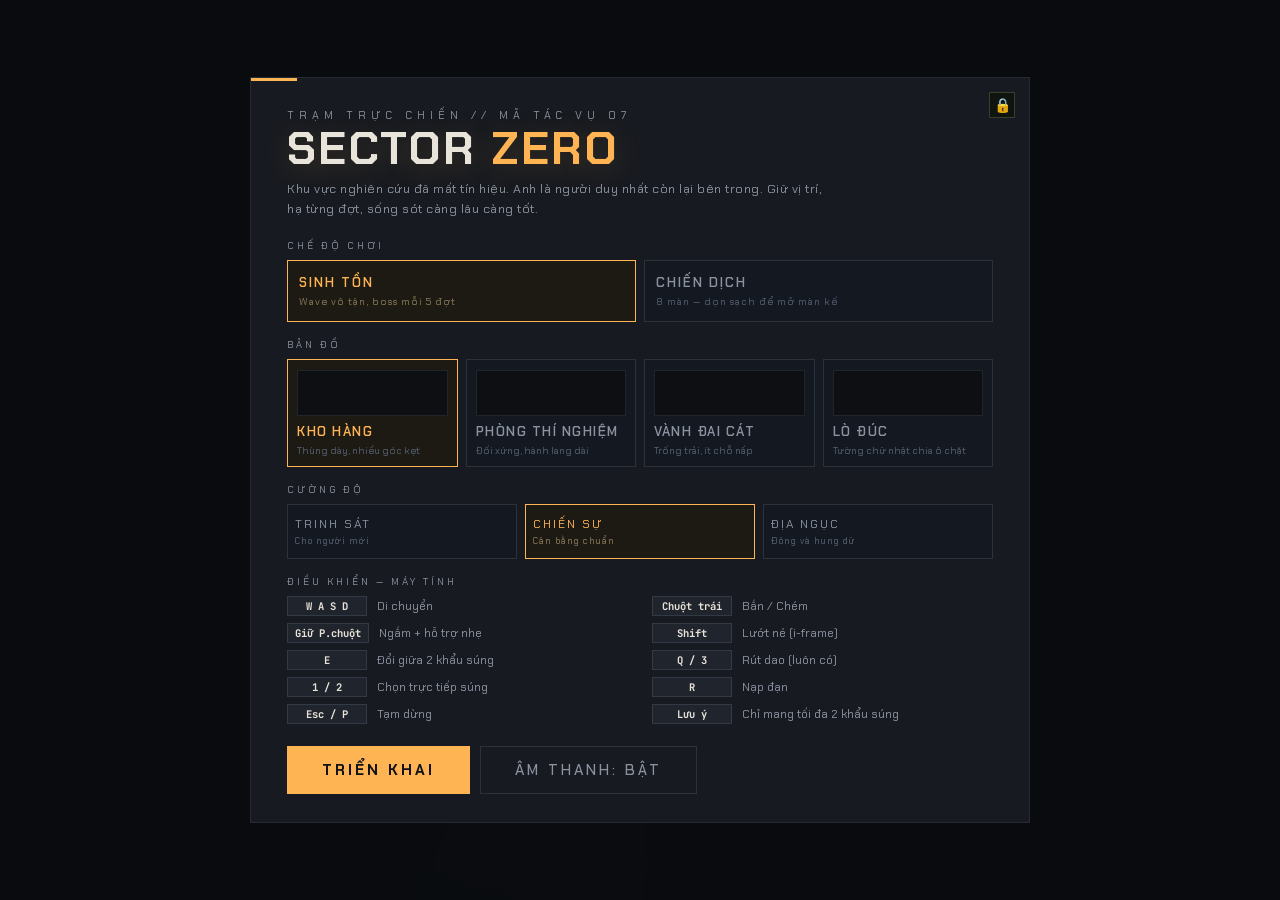
<file: index.html>
<!DOCTYPE html>
<html lang="vi">
<head>
<meta charset="UTF-8">
<meta name="viewport" content="width=device-width, initial-scale=1.0, maximum-scale=1.0, user-scalable=no, viewport-fit=cover">
<meta name="mobile-web-app-capable" content="yes">
<meta name="apple-mobile-web-app-capable" content="yes">
<meta name="apple-mobile-web-app-status-bar-style" content="black-translucent">
<title>SECTOR ZERO — Bắn súng 2D</title>
<link rel="preconnect" href="https://fonts.googleapis.com">
<link rel="preconnect" href="https://fonts.gstatic.com" crossorigin>
<link href="https://fonts.googleapis.com/css2?family=Chakra+Petch:wght@400;500;600;700&family=JetBrains+Mono:wght@400;700&display=swap" rel="stylesheet">

  <link rel="stylesheet" href="css/style.css">
</head>
<body>

<canvas id="game"></canvas>

<div id="ui">

  <!-- ================= HUD ================= -->
  <div id="hud" class="hidden">
    <div class="hud-corner" id="hud-tl">
      <div>
        <div class="hud-label">Dash</div>
        <div class="bar-wrap" id="dash-bar" style="width:120px;height:4px">
          <div class="bar-fill" style="width:100%"></div>
        </div>
        <div id="dash-text" style="margin-top:3px">Sẵn sàng</div>
        <div id="aim-tag" class="hidden" style="margin-top:5px">◈ Đang ngắm</div>
      </div>
      <div id="hint-line"></div>
    </div>

    <div class="hud-corner" id="hud-bl">
      <div>
        <div class="hud-label">Sinh lực</div>
        <div class="bar-wrap">
          <div class="bar-fill hp" id="hp-fill"></div>
          <div class="bar-tick" style="left:25%"></div>
          <div class="bar-tick" style="left:50%"></div>
          <div class="bar-tick" style="left:75%"></div>
        </div>
        <div id="armor-row" style="margin-top:5px">
          <div class="hud-label">Giáp</div>
          <div class="bar-wrap" style="height:6px">
            <div class="bar-fill armor" id="armor-fill"></div>
          </div>
        </div>
      </div>
      <div>
        <div class="hud-label" id="weapon-name">Súng lục</div>
        <div id="ammo-line">
          <span id="ammo-mag">12</span>
          <span id="ammo-reserve">/ 96</span>
          <span id="reload-hint" class="hidden">Đang nạp…</span>
        </div>
        <div id="weapon-slots"></div>
      </div>
    </div>

    <div class="hud-corner" id="hud-tr">
      <div>
        <div class="hud-label" style="text-align:right">Điểm</div>
        <div id="score-val">0</div>
        <div id="combo-tag" class="hidden">×1</div>
      </div>
      <div id="wave-line"><b id="wave-num">1</b> · Còn <b id="wave-left">0</b> · LV <b id="sz-level-hud">1</b></div>
      <div id="minimap-box">
        <canvas id="minimap" width="168" height="122"></canvas>
      </div>
    </div>

    <div id="killfeed"></div>
  </div>

  <div id="wave-banner">
    <div class="big" id="banner-big">ĐỢT <em>1</em></div>
    <div class="sub" id="banner-sub">Chuẩn bị tác chiến</div>
  </div>

  <div id="hurt-vignette"></div>
  <div id="flash-overlay"></div>
  <div id="toast"></div>

  <!-- ================= ĐIỀU KHIỂN CẢM ỨNG ================= -->
  <div id="touch-ui">
    <div class="joy-base" id="joy-move">
      <div class="joy-knob" id="knob-move"></div>
    </div>
    <div class="joy-base" id="joy-aim">
      <div class="joy-knob" id="knob-aim"></div>
    </div>
    <div class="tbtn" id="tb-reload">NẠP</div>
    <div class="tbtn" id="tb-swap">E<br>ĐỔI</div>
    <div class="tbtn" id="tb-dash">NÉ</div>
    <div class="tbtn" id="tb-aim">NGẮM</div>
    <div class="tbtn" id="tb-pause">II</div>
  </div>

  <div id="rotate-hint">
    <div class="rh-icon">📱</div>
    <div class="rh-text">Game dạng <b>ngang</b> — xoay ngang điện thoại<br>để có trải nghiệm tốt nhất</div>
  </div>

  <!-- ================= MENU CHÍNH ================= -->
  <div id="menu" class="overlay">
    <div class="panel">
      <div class="brand">Trạm trực chiến // Mã tác vụ 07</div>
      <button id="hack-lock" class="sz-mini-btn" type="button" aria-label="Secure access" title="Truy cập">🔒</button>
      <h1 class="title">SECTOR <span>ZERO</span></h1>
      <p class="tagline">
        Khu vực nghiên cứu đã mất tín hiệu. Anh là người duy nhất còn lại bên trong.
        Giữ vị trí, hạ từng đợt, sống sót càng lâu càng tốt.
      </p>

      <div class="section-label">Chế độ chơi</div>
      <div class="mode-row" id="mode-row">
        <button class="mode-btn sel" data-mode="survival">Sinh tồn<small>Wave vô tận, boss mỗi 5 đợt</small></button>
        <button class="mode-btn" data-mode="campaign">Chiến dịch<small>8 màn — dọn sạch để mở màn kế</small></button>
      </div>

      <div class="section-label">Bản đồ</div>
      <div class="map-row" id="map-row">
        <button class="map-btn sel" data-map="warehouse">
          <canvas data-map-thumb="warehouse" width="200" height="46"></canvas>
          <div class="map-name">Kho hàng</div>
          <div class="map-desc">Thùng dày, nhiều góc kẹt</div>
        </button>
        <button class="map-btn" data-map="lab">
          <canvas data-map-thumb="lab" width="200" height="46"></canvas>
          <div class="map-name">Phòng thí nghiệm</div>
          <div class="map-desc">Đối xứng, hành lang dài</div>
        </button>
        <button class="map-btn" data-map="dunes">
          <canvas data-map-thumb="dunes" width="200" height="46"></canvas>
          <div class="map-name">Vành đai cát</div>
          <div class="map-desc">Trống trải, ít chỗ nấp</div>
        </button>
        <button class="map-btn" data-map="foundry">
          <canvas data-map-thumb="foundry" width="200" height="46"></canvas>
          <div class="map-name">Lò đúc</div>
          <div class="map-desc">Tường chữ nhật chia ô chặt</div>
        </button>
      </div>

      <div class="section-label">Cường độ</div>
      <div class="diff-row" id="diff-row">
        <button class="diff-btn" data-diff="0">Trinh sát<small>Cho người mới</small></button>
        <button class="diff-btn sel" data-diff="1">Chiến sự<small>Cân bằng chuẩn</small></button>
        <button class="diff-btn" data-diff="2">Địa ngục<small>Đông và hung dữ</small></button>
      </div>

      <div class="section-label desktop-only">Điều khiển — máy tính</div>
      <div class="keys-grid desktop-only">
        <div><b>W A S D</b> Di chuyển</div>
        <div><b>Chuột trái</b> Bắn / Chém</div>
        <div><b>Giữ P.chuột</b> Ngắm + hỗ trợ nhẹ</div>
        <div><b>Shift</b> Lướt né (i-frame)</div>
        <div><b>E</b> Đổi giữa 2 khẩu súng</div>
        <div><b>Q / 3</b> Rút dao (luôn có)</div>
        <div><b>1 / 2</b> Chọn trực tiếp súng</div>
        <div><b>R</b> Nạp đạn</div>
        <div><b>Esc / P</b> Tạm dừng</div>
        <div><b>Lưu ý</b> Chỉ mang tối đa 2 khẩu súng</div>
      </div>

      <div class="section-label touch-only">Điều khiển — điện thoại</div>
      <div class="keys-grid touch-only">
        <div><b>Joystick trái</b> Di chuyển</div>
        <div><b>Joystick phải</b> Ngắm &amp; bắn tự động</div>
        <div><b>NÉ</b> Lướt né</div>
        <div><b>NGẮM</b> Giữ để ngắm chính xác</div>
        <div><b>NẠP</b> Nạp đạn</div>
        <div><b>E ĐỔI</b> Đổi súng / dao</div>
      </div>

      <div class="btn-row">
        <button class="btn" id="btn-start">Triển khai</button>
        <button class="btn ghost" id="btn-sound">Âm thanh: Bật</button>
      </div>
    </div>
  </div>

  <!-- ================= CHỌN MÀN ================= -->
  <div id="levelsel" class="overlay hidden">
    <div class="panel">
      <div class="brand">Chiến dịch — chọn màn</div>
      <h1 class="title" style="font-size:34px">MÀN <span>TIẾP</span></h1>
      <p class="tagline">Hoàn thành màn trước để mở khóa màn sau. Tiến độ được lưu tự động.</p>
      <div class="section-label">Danh sách màn</div>
      <div class="level-list" id="level-list"></div>
      <div class="btn-row">
        <button class="btn ghost" id="btn-ls-back">Quay lại</button>
      </div>
    </div>
  </div>

  <!-- ================= TẠM DỪNG ================= -->
  <div id="pause" class="overlay hidden">
    <div class="panel">
      <div class="brand">Tạm dừng</div>
      <h1 class="title" style="font-size:34px">ĐANG <span>CHỜ</span></h1>
      <p class="tagline" id="pause-info">Đợt 1 — 0 điểm</p>
      <div class="btn-row">
        <button class="btn" id="btn-resume">Tiếp tục</button>
        <button class="btn ghost" id="btn-restart-p">Chơi lại</button>
        <button class="btn ghost" id="btn-menu-p">Về menu</button>
        <button class="btn ghost" id="btn-sound-p">Âm thanh: Bật</button>
      </div>
    </div>
  </div>

  <!-- ================= GAME OVER ================= -->
  <div id="gameover" class="overlay hidden">
    <div class="panel">
      <div class="brand">Báo cáo cuối</div>
      <div id="over-title" class="lose">ĐÃ HẠ CÁNH</div>
      <p id="over-sub">Trạm điều phối đã ghi nhận toàn bộ quá trình tác chiến của anh.</p>
      <div class="stats-grid">
        <div class="stat"><div class="v amber" id="st-score">0</div><div class="k">Điểm</div></div>
        <div class="stat"><div class="v" id="st-wave">1</div><div class="k" id="st-wave-k">Đợt đạt được</div></div>
        <div class="stat"><div class="v" id="st-kills">0</div><div class="k">Tiêu diệt</div></div>
        <div class="stat"><div class="v" id="st-acc">0%</div><div class="k">Độ chính xác</div></div>
        <div class="stat"><div class="v" id="st-time">0:00</div><div class="k">Thời gian</div></div>
        <div class="stat"><div class="v" id="st-best">—</div><div class="k">Kỷ lục</div></div>
      </div>
      <div class="btn-row">
        <button class="btn" id="btn-again">Tái xuất kích</button>
        <button class="btn ghost" id="btn-menu-g">Về menu</button>
      </div>
    </div>
  </div>

  <div id="sz-interact" aria-live="polite"></div>
  <div id="sz-runhud" class="hidden"><span id="sz-xp-label">LEVEL 1 · XP 0 / 100</span><div id="sz-xp-track"><div id="sz-xp-fill"></div></div><div id="sz-build"></div></div>
  <div id="sz-access" class="sz-modal hidden" role="dialog" aria-modal="true" aria-labelledby="sz-access-title"><div class="sz-card" style="max-width:390px;border-color:#41613a"><button class="sz-close" data-close="sz-access" aria-label="Đóng">×</button><h2 id="sz-access-title" style="color:#a8ed89">SECURE ACCESS</h2><p>ENTER ACCESS CODE</p><form id="sz-access-form"><input id="sz-access-code" type="password" inputmode="numeric" maxlength="8" autocomplete="off" aria-label="Mã truy cập"><div id="sz-denied" aria-live="polite"></div><button class="btn" type="submit" style="width:100%;background:#a8ed89;border-color:#a8ed89">XÁC THỰC</button></form></div></div>
  <div id="sz-terminal" class="hidden" role="dialog" aria-label="Secure access console"><header id="sz-terminal-head"><strong>SECURE ACCESS // <span id="sz-hack-status">OFFLINE</span></strong><button id="sz-terminal-close" aria-label="Đóng console">×</button></header><div class="term-body"><div style="color:#547950;margin-bottom:9px">LOCAL GAME MODIFIERS · STATUS: <b id="sz-hack-summary">OFF</b></div><label class="sz-hack-toggle"><input type="checkbox" data-hack="damage"><span>DAMAGE 9999</span><span class="sz-hack-state">OFF</span></label><label class="sz-hack-toggle"><input type="checkbox" data-hack="fireRate"><span>FIRE RATE 9999</span><span class="sz-hack-state">OFF</span></label><label class="sz-hack-toggle"><input type="checkbox" data-hack="speed"><span>SPEED ×2</span><span class="sz-hack-state">OFF</span></label><label class="sz-hack-toggle"><input type="checkbox" data-hack="dash"><span>INFINITE DASH</span><span class="sz-hack-state">OFF</span></label><div style="margin-top:13px;color:#60835a">Damage: <span id="sz-hack-dmg">OFF</span> · Fire: <span id="sz-hack-rpm">OFF</span><br>Speed: <span id="sz-hack-speed">OFF</span> · Dash: <span id="sz-hack-dash">OFF</span></div></div></div>
  <button id="sz-hack-logo" class="hidden" aria-label="Mở hack console">HACK</button>
  <div id="sz-upgrade-modal" class="sz-modal hidden" role="dialog" aria-modal="true"><div class="sz-card"><div class="brand" id="sz-upgrade-kicker">RUN IMPROVEMENT</div><h2 id="sz-upgrade-title">ĐỢT HOÀN THÀNH</h2><p id="sz-upgrade-sub">CHỌN 1 NÂNG CẤP · CÁC NÂNG CẤP ĐƯỢC CỘNG DỒN</p><div class="sz-cards" id="sz-upgrade-cards"></div></div></div>
  <div id="sz-settings" class="sz-modal hidden" role="dialog" aria-modal="true"><div class="sz-card"><button class="sz-close" data-close="sz-settings">×</button><div class="brand">TÙY CHỈNH TÁC CHIẾN</div><h2>CÀI ĐẶT</h2><div id="sz-settings-grid" class="sz-grid"></div><div class="btn-row"><button class="btn ghost" data-close="sz-settings">Đóng</button></div></div></div>
  <div id="sz-info" class="sz-modal hidden" role="dialog" aria-modal="true"><div class="sz-card"><button class="sz-close" data-close="sz-info">×</button><div class="brand" id="sz-info-kicker">SỔ TAY</div><h2 id="sz-info-title">THỐNG KÊ</h2><div id="sz-info-body" class="sz-grid"></div><div class="btn-row"><button class="btn ghost" data-close="sz-info">Đóng</button></div></div></div>

</div>


  <script src="js/01-module-1.js"></script>
  <script src="js/02-module-2.js"></script>
  <script src="js/03-module-3.js"></script>
  <script src="js/04-module-4.js"></script>
  <script src="js/05-module-5.js"></script>
  <script src="js/06-module-6.js"></script>
  <script src="js/07-module-7.js"></script>
  <script src="js/08-module-8.js"></script>
  <script src="js/09-module-9.js"></script>
  <script src="js/10-module-10.js"></script>
  <script src="js/11-module-11.js"></script>
  <script src="js/12-module-12.js"></script>
  <script src="js/13-module-13.js"></script>
  <script src="js/14-module-14.js"></script>
  <script src="js/15-module-15.js"></script>
  <script src="js/16-module-16.js"></script>
  <script src="js/17-module-17.js"></script>
  <script src="js/18-module-18.js"></script>
  <script src="js/19-module-19.js"></script>
  <script src="js/20-module-20.js"></script>
</body>
</html>
</file>
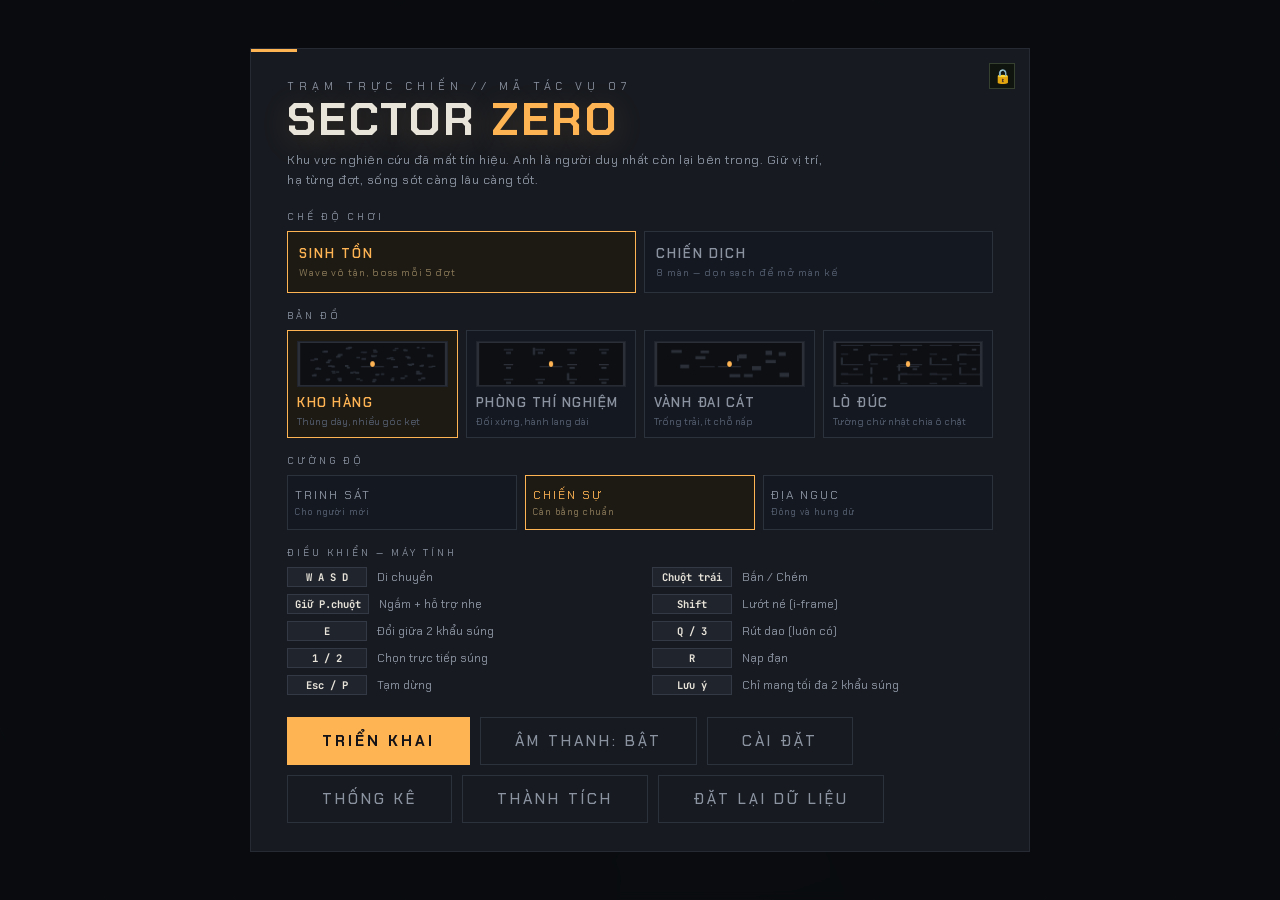
<file: backup/source-latest.html>
<!DOCTYPE html>
<html lang="vi">
<head>
<meta charset="UTF-8">
<meta name="viewport" content="width=device-width, initial-scale=1.0, maximum-scale=1.0, user-scalable=no, viewport-fit=cover">
<meta name="mobile-web-app-capable" content="yes">
<meta name="apple-mobile-web-app-capable" content="yes">
<meta name="apple-mobile-web-app-status-bar-style" content="black-translucent">
<title>SECTOR ZERO — Bắn súng 2D</title>
<link rel="preconnect" href="https://fonts.googleapis.com">
<link rel="preconnect" href="https://fonts.gstatic.com" crossorigin>
<link href="https://fonts.googleapis.com/css2?family=Chakra+Petch:wght@400;500;600;700&family=JetBrains+Mono:wght@400;700&display=swap" rel="stylesheet">
<style>
  /* ================================================================
     SECTOR ZERO v3 — stylesheet
     - Ẩn toàn bộ scrollbar (cả desktop lẫn mobile)
     - Hỗ trợ mobile: joystick, nút cảm ứng, chơi ngang sẵn
     - Hiệu ứng UI phong phú hơn
     ================================================================ */
  :root {
    --bg: #101216;
    --panel: #171a20;
    --line: #262b33;
    --ink: #e8e4da;
    --dim: #8b93a1;
    --amber: #ffb454;
    --red: #e23b3b;
    --green: #7ec97e;
    --blue: #9db6d8;
    --armor: #6fb3c9;
  }

  * {
    margin: 0;
    padding: 0;
    box-sizing: border-box;
    -webkit-tap-highlight-color: transparent;
  }

  /* ---- ẨN THANH CUỘN MỌI NƠI ---- */
  html, body {
    width: 100%;
    height: 100%;
    overflow: hidden !important;
    scrollbar-width: none;           /* Firefox */
    -ms-overflow-style: none;        /* IE/Edge */
    overscroll-behavior: none;       /* chặn kéo bật đàn hồi mobile */
    touch-action: none;              /* chặn zoom cử chỉ */
    position: fixed;                 /* chặn trượt trang trên iOS */
    inset: 0;
  }
  html::-webkit-scrollbar,
  body::-webkit-scrollbar {
    width: 0;
    height: 0;
    display: none;
  }
  *::-webkit-scrollbar {
    width: 0;
    height: 0;
    display: none;
  }

  body {
    background: var(--bg);
    font-family: 'Chakra Petch', sans-serif;
    color: var(--ink);
    user-select: none;
    -webkit-user-select: none;
  }

  canvas#game {
    position: absolute;
    inset: 0;
    display: block;
    cursor: none;
    touch-action: none;
  }

  #ui {
    position: absolute;
    inset: 0;
    pointer-events: none;
    overflow: hidden;
  }
  #ui > * { pointer-events: auto; }

  .hidden { display: none !important; }

  /* ================= HUD ================= */
  #hud {
    position: absolute;
    inset: 0;
    pointer-events: none;
    padding: env(safe-area-inset-top) env(safe-area-inset-right)
             env(safe-area-inset-bottom) env(safe-area-inset-left);
  }
  .hud-corner { position: absolute; padding: 16px 20px; }

  #hud-tl { top: 0; left: 0; display: flex; flex-direction: column; gap: 7px; }
  .hud-label {
    font-size: 10px; letter-spacing: 2.5px;
    color: var(--dim); text-transform: uppercase; margin-bottom: 3px;
  }
  .bar-wrap {
    width: 220px; height: 9px;
    background: #1c2027; border: 1px solid #2c323c; position: relative;
  }
  .bar-fill { height: 100%; background: var(--amber); width: 100%; transition: width 0.12s linear; }
  .bar-fill.hp { background: var(--green); }
  .bar-fill.hp.low { background: var(--red); animation: lowpulse 0.6s ease infinite; }
  @keyframes lowpulse { 50% { opacity: 0.55; } }
  .bar-fill.armor { background: var(--armor); }
  .bar-fill.armor.empty { opacity: 0.2; }
  #armor-row .hud-label { color: var(--armor); }
  .bar-tick { position: absolute; top: 0; left: 25%; width: 1px; height: 100%; background: #101216cc; }

  #dash-bar .bar-fill { background: var(--blue); transition: width 0.05s linear; }
  #dash-text { font-size: 10px; letter-spacing: 2px; color: var(--dim); text-transform: uppercase; }
  #aim-tag {
    font-size: 10px; letter-spacing: 2px; color: var(--blue);
    text-transform: uppercase; animation: aimpulse 1s ease infinite;
  }
  @keyframes aimpulse { 50% { opacity: 0.5; } }
  #hint-line { font-size: 10px; letter-spacing: 1.2px; color: #566072; max-width: 300px; line-height: 1.6; }

  #hud-bl { left: 0; bottom: 0; display: flex; flex-direction: column; gap: 8px; min-width: 280px; }
  #ammo-line { display: flex; align-items: baseline; gap: 10px; font-family: 'JetBrains Mono', monospace; }
  #ammo-mag { font-size: 32px; font-weight: 700; line-height: 1; }
  #ammo-mag.empty { color: var(--red); animation: lowpulse 0.4s infinite; }
  #ammo-reserve { font-size: 14px; color: var(--dim); }
  #weapon-name { font-size: 12px; letter-spacing: 2px; color: var(--amber); text-transform: uppercase; }
  #reload-hint { font-size: 11px; letter-spacing: 2px; color: var(--red); text-transform: uppercase; animation: lowpulse 0.5s infinite; }
  #weapon-slots { display: flex; gap: 5px; margin-top: 3px; }
  .slot {
    min-width: 28px; height: 21px; padding: 0 4px;
    border: 1px solid #2c323c; background: #171a20;
    display: flex; align-items: center; justify-content: center;
    font-size: 10px; font-weight: 700; font-family: 'JetBrains Mono', monospace; color: #4a5261;
  }
  .slot.owned { color: var(--dim); border-color: #3a4250; }
  .slot.active { color: #101216; background: var(--amber); border-color: var(--amber); }
  .slot.melee-slot.owned { border-color: #5a6a7a; color: var(--blue); }
  .slot.melee-slot.active { background: var(--blue); border-color: var(--blue); color: #101216; }
  .slot small { font-size: 8px; margin-left: 3px; opacity: 0.7; }

  #hud-tr { top: 0; right: 0; text-align: right; display: flex; flex-direction: column; align-items: flex-end; gap: 8px; }
  #score-val { font-family: 'JetBrains Mono', monospace; font-size: 26px; font-weight: 700; line-height: 1; }
  #combo-tag { font-size: 11px; letter-spacing: 1.5px; color: var(--amber); }
  #wave-line { font-size: 12px; letter-spacing: 2px; color: var(--dim); text-transform: uppercase; }
  #wave-line b { color: var(--ink); font-size: 15px; }
  #minimap-box { border: 1px solid #2c323c; background: #13161acc; padding: 3px; }
  #minimap { display: block; }

  /* kill feed — góc phải giữa */
  #killfeed {
    position: absolute; right: 20px; top: 34%;
    display: flex; flex-direction: column; gap: 4px; align-items: flex-end;
    pointer-events: none;
  }
  .kf-item {
    font-size: 11px; letter-spacing: 1px; color: var(--dim);
    background: #141820cc; border-right: 2px solid var(--amber);
    padding: 3px 10px;
    animation: kfin 0.18s ease;
  }
  .kf-item b { color: var(--amber); }
  .kf-item.crit b { color: #ff7a4d; }
  @keyframes kfin { from { transform: translateX(24px); opacity: 0; } }

  /* banner giữa màn */
  #wave-banner {
    position: absolute; top: 32%; left: 0; right: 0; text-align: center;
    pointer-events: none; opacity: 0; transition: opacity 0.3s ease;
    transform: scale(0.96);
  }
  #wave-banner.show { opacity: 1; transform: scale(1); transition: opacity 0.25s, transform 0.3s cubic-bezier(0.2,1.6,0.4,1); }
  #wave-banner .big {
    font-size: 40px; font-weight: 700; letter-spacing: 9px;
    text-transform: uppercase; text-shadow: 0 4px 24px rgba(255,180,84,0.25);
  }
  #wave-banner .big em { font-style: normal; color: var(--amber); }
  #wave-banner .sub { margin-top: 6px; font-size: 12px; letter-spacing: 4px; color: var(--dim); text-transform: uppercase; }

  #hurt-vignette {
    position: absolute; inset: 0; pointer-events: none; opacity: 0;
    background: radial-gradient(ellipse at center, transparent 52%, rgba(190,30,30,0.6) 100%);
  }
  #flash-overlay {
    position: absolute; inset: 0; pointer-events: none; opacity: 0;
    background: #fff; mix-blend-mode: overlay;
  }
  #toast {
    position: absolute; bottom: 18%; left: 50%; transform: translateX(-50%);
    background: #171a20f0; border: 1px solid #2c323c; border-left: 3px solid var(--amber);
    color: var(--ink); font-size: 12px; letter-spacing: 1px; padding: 9px 18px;
    pointer-events: none; opacity: 0; transition: opacity 0.25s; white-space: nowrap;
  }
  #toast.show { opacity: 1; }

  /* ================= ĐIỀU KHIỂN CẢM ỨNG (mobile) ================= */
  #touch-ui {
    position: absolute; inset: 0;
    pointer-events: none; display: none;
  }
  body.touch #touch-ui { display: block; }
  body.touch canvas#game { cursor: default; }

  .joy-base {
    position: absolute;
    width: 118px; height: 118px;
    border: 2px solid rgba(157,182,216,0.35);
    border-radius: 50%;
    background: rgba(20,24,32,0.35);
    pointer-events: none;
  }
  .joy-knob {
    position: absolute;
    width: 52px; height: 52px;
    margin: -26px 0 0 -26px;
    border-radius: 50%;
    background: rgba(157,182,216,0.55);
    border: 2px solid rgba(220,234,247,0.7);
    box-shadow: 0 0 18px rgba(157,182,216,0.35);
    pointer-events: none;
    transition: transform 0.06s;
  }
  #joy-move  { left: 26px;  bottom: 26px; }
  #joy-aim   { right: 26px; bottom: 26px; }

  .tbtn {
    position: absolute;
    width: 58px; height: 58px;
    border-radius: 50%;
    border: 2px solid rgba(232,228,218,0.35);
    background: rgba(20,24,32,0.5);
    color: var(--ink);
    font-family: 'Chakra Petch', sans-serif;
    font-size: 11px; font-weight: 700; letter-spacing: 1px;
    display: flex; align-items: center; justify-content: center;
    pointer-events: auto;
    user-select: none;
  }
  .tbtn:active, .tbtn.on { background: rgba(255,180,84,0.45); border-color: var(--amber); }
  #tb-reload { right: 170px; bottom: 40px; }
  #tb-swap   { right: 100px; bottom: 130px; }
  #tb-dash   { left: 160px; bottom: 130px; }
  #tb-aim    { right: 170px; bottom: 118px; width: 48px; height: 48px; }
  #tb-pause  {
    right: 12px; top: 12px; width: 40px; height: 40px;
    border-radius: 8px; font-size: 16px;
  }

  /* ================= OVERLAY & MENU ================= */
  .overlay {
    position: absolute; inset: 0;
    background: rgba(10,12,15,0.88);
    display: flex; align-items: center; justify-content: center;
    backdrop-filter: blur(4px);
    padding: 16px;
  }
  .panel {
    width: min(780px, 100%);
    max-height: 100%;
    border: 1px solid var(--line);
    background: var(--panel);
    padding: 30px 36px 28px;
    position: relative;
    overflow-y: scroll;          /* cuộn được nhưng đã ẩn scrollbar toàn cục */
    -webkit-overflow-scrolling: touch;
    touch-action: pan-y;
  }
  .panel::before {
    content: ""; position: absolute; top: 0; left: 0;
    width: 46px; height: 3px; background: var(--amber);
  }
  .brand { font-size: 11px; letter-spacing: 5px; color: var(--dim); text-transform: uppercase; margin-bottom: 5px; }
  h1.title { font-size: 46px; font-weight: 700; line-height: 0.95; letter-spacing: 2px; text-transform: uppercase; margin-bottom: 8px; text-shadow: 0 6px 30px rgba(255,180,84,0.2); }
  h1.title span { color: var(--amber); }
  .tagline { color: var(--dim); font-size: 12.5px; margin-bottom: 20px; letter-spacing: 0.5px; line-height: 1.6; max-width: 540px; }
  .section-label { font-size: 10px; letter-spacing: 3px; text-transform: uppercase; color: var(--dim); margin: 16px 0 8px; }

  .mode-row, .map-row, .diff-row { display: flex; gap: 8px; }
  .mode-btn, .map-btn, .diff-btn, .level-btn {
    border: 1px solid #2c323c; background: #141820; color: var(--dim);
    font-family: 'Chakra Petch', sans-serif; cursor: pointer; text-align: left;
    transition: border-color 0.12s, color 0.12s, background 0.12s, transform 0.1s;
  }
  .mode-btn:hover, .map-btn:hover, .diff-btn:hover, .level-btn:not(.locked):hover {
    border-color: #4a5261; color: var(--ink);
  }
  .mode-btn { flex: 1; padding: 13px 11px; font-size: 13px; font-weight: 600; letter-spacing: 2px; text-transform: uppercase; }
  .mode-btn small { display: block; margin-top: 4px; font-size: 10px; font-weight: 400; letter-spacing: 1px; text-transform: none; color: #566072; }
  .mode-btn.sel { border-color: var(--amber); color: var(--amber); background: #1d1a14; }
  .mode-btn.sel small { color: #8a7a58; }

  .map-btn { flex: 1; padding: 10px 9px 8px; }
  .map-btn .map-name { font-size: 13px; font-weight: 600; letter-spacing: 1.5px; text-transform: uppercase; }
  .map-btn .map-desc { margin-top: 3px; font-size: 10px; color: #566072; line-height: 1.5; }
  .map-btn canvas { width: 100%; height: 46px; display: block; margin-bottom: 7px; background: #0d0f13; border: 1px solid #20242d; }
  .map-btn.sel { border-color: var(--amber); background: #1d1a14; }
  .map-btn.sel .map-name { color: var(--amber); }

  .diff-btn { flex: 1; padding: 11px 7px; font-size: 12px; letter-spacing: 2px; text-transform: uppercase; }
  .diff-btn small { display: block; margin-top: 3px; font-size: 9px; letter-spacing: 1px; text-transform: none; color: #566072; }
  .diff-btn.sel { border-color: var(--amber); color: var(--amber); background: #1d1a14; }
  .diff-btn.sel small { color: #8a7a58; }

  .btn {
    display: inline-block; border: 1px solid var(--amber); background: var(--amber); color: #141216;
    font-family: 'Chakra Petch', sans-serif; font-size: 15px; font-weight: 700; letter-spacing: 3px;
    text-transform: uppercase; padding: 13px 34px; cursor: pointer;
    transition: background 0.12s, transform 0.06s, box-shadow 0.15s;
    box-shadow: 0 0 0 rgba(255,180,84,0);
  }
  .btn:hover { background: #ffc570; box-shadow: 0 0 26px rgba(255,180,84,0.35); }
  .btn:active { transform: translateY(1px); }
  .btn.ghost { background: transparent; color: var(--dim); border-color: #2c323c; font-weight: 500; }
  .btn.ghost:hover { color: var(--ink); border-color: #4a5261; box-shadow: none; }
  .btn-row { display: flex; gap: 10px; margin-top: 22px; flex-wrap: wrap; }

  .keys-grid { display: grid; grid-template-columns: repeat(2, 1fr); gap: 7px 24px; font-size: 12px; color: var(--dim); }
  .keys-grid b {
    display: inline-block; min-width: 80px; font-family: 'JetBrains Mono', monospace; font-size: 10.5px;
    color: var(--ink); background: #20242d; border: 1px solid #333a45; padding: 2px 7px; margin-right: 7px; text-align: center;
  }
  body.touch .desktop-only { display: none; }
  body:not(.touch) .touch-only { display: none; }

  .stats-grid { display: grid; grid-template-columns: repeat(3, 1fr); gap: 10px; margin: 8px 0 6px; }
  .stat { border: 1px solid #262b33; background: #141820; padding: 12px; }
  .stat .v { font-family: 'JetBrains Mono', monospace; font-size: 22px; font-weight: 700; line-height: 1.1; }
  .stat .v.amber { color: var(--amber); }
  .stat .k { font-size: 9px; letter-spacing: 2px; text-transform: uppercase; color: var(--dim); margin-top: 5px; }
  #over-title { font-size: 36px; font-weight: 700; letter-spacing: 4px; text-transform: uppercase; }
  #over-title.win { color: var(--amber); text-shadow: 0 0 32px rgba(255,180,84,0.4); }
  #over-title.lose { color: var(--red); }
  #over-sub { color: var(--dim); font-size: 12.5px; margin: 5px 0 16px; letter-spacing: 1px; }

  .level-list { display: flex; flex-direction: column; gap: 6px; }
  .level-btn {
    display: flex; align-items: center; justify-content: space-between;
    padding: 11px 14px;
  }
  .level-btn .lv-name { font-size: 13px; letter-spacing: 1.5px; text-transform: uppercase; }
  .level-btn .lv-info { font-size: 10px; color: #566072; letter-spacing: 1px; }
  .level-btn.locked { opacity: 0.4; cursor: not-allowed; }
  .level-btn .lv-check { color: var(--green); font-weight: 700; margin-left: 10px; }

  /* màn hình dọc mobile: overlay đề nghị xoay (một lần, không ép) */
  #rotate-hint {
    position: absolute; inset: 0; z-index: 60;
    background: #0b0d10f2;
    display: none;
    align-items: center; justify-content: center;
    flex-direction: column; gap: 14px;
    text-align: center; pointer-events: none;
  }
  #rotate-hint .rh-icon { font-size: 44px; animation: rhrot 1.6s ease infinite; }
  @keyframes rhrot { 0%,20% { transform: rotate(0); } 55%,80% { transform: rotate(90deg); } 100% { transform: rotate(90deg); } }
  #rotate-hint .rh-text { font-size: 13px; letter-spacing: 2px; color: var(--dim); text-transform: uppercase; line-height: 1.8; max-width: 300px; }
  #rotate-hint .rh-text b { color: var(--amber); }
  body.touch.portrait #rotate-hint { display: flex; }

  /* mobile: thu nhỏ HUD */
  @media (max-width: 820px) {
    .hud-corner { padding: 10px 12px; }
    .bar-wrap { width: 150px; height: 7px; }
    #ammo-mag { font-size: 24px; }
    #score-val { font-size: 20px; }
    #minimap { width: 118px; height: 86px; }
    #wave-banner .big { font-size: 26px; letter-spacing: 5px; }
    #hint-line { display: none; }
    #killfeed { top: 44%; }
    #toast { bottom: 46%; font-size: 11px; }
    h1.title { font-size: 34px; }
    .panel { padding: 22px 20px; }
    .stats-grid { grid-template-columns: repeat(2, 1fr); }
    #hud-tr { gap: 5px; }
    .mode-row, .map-row, .diff-row { flex-direction: column; }
  }
  .sz-mini-btn{position:absolute;right:14px;top:14px;width:26px;height:26px;padding:0;border:1px solid #36402f;background:#10140f;color:#81946e;font-size:14px;cursor:pointer;z-index:3}
  .sz-mini-btn:hover{color:#b7f58c;border-color:#72b94a}
  #menu .panel{position:relative}
  .sz-modal{position:absolute;inset:0;z-index:70;display:flex;align-items:center;justify-content:center;background:rgba(4,6,8,.88);backdrop-filter:blur(7px);padding:16px}
  .sz-modal.hidden{display:none!important}
  .sz-card{position:relative;width:min(820px,96vw);max-height:92vh;overflow:auto;border:1px solid #343b44;background:linear-gradient(145deg,#171b21,#101317);padding:26px;color:var(--ink);box-shadow:0 24px 90px #000b}
  .sz-card h2{font-size:25px;letter-spacing:4px;color:var(--amber);margin:4px 0 8px}
  .sz-card p{color:var(--dim);font-size:12px;line-height:1.6;margin:4px 0 15px}
  .sz-cards{display:grid;grid-template-columns:repeat(3,minmax(0,1fr));gap:12px;margin-top:18px}
  .sz-upgrade{min-height:190px;text-align:left;padding:16px;border:1px solid #343c46;background:#12161b;color:var(--ink);cursor:pointer;transition:.15s}
  .sz-upgrade:hover{border-color:var(--amber);background:#201b13;transform:translateY(-3px)}
  .sz-upgrade .icon{font-size:25px;color:var(--amber)}.sz-upgrade b{display:block;margin:12px 0 7px;letter-spacing:1px}.sz-upgrade small{color:var(--dim);line-height:1.5;display:block}
  .sz-grid{display:grid;grid-template-columns:repeat(2,minmax(0,1fr));gap:9px}
  .sz-row{display:flex;align-items:center;justify-content:space-between;gap:12px;padding:10px;border:1px solid #282e37;background:#12161b;color:var(--dim);font-size:12px}
  .sz-row b{color:var(--ink)}.sz-row input[type=range]{width:45%;accent-color:var(--amber)}
  .sz-close{position:absolute;right:12px;top:10px;color:#9aa2ad;background:transparent;border:1px solid #3b424d;padding:5px 9px;cursor:pointer}
  #sz-access input{display:block;width:100%;padding:12px;margin:12px 0;background:#090c0b;border:1px solid #3b4934;color:#b7f58c;font:700 20px 'JetBrains Mono',monospace;letter-spacing:6px;text-align:center}
  #sz-denied{min-height:20px;color:#f26b5e;font:700 11px 'JetBrains Mono',monospace}
  #sz-terminal{position:absolute;z-index:90;left:50%;top:50%;transform:translate(-50%,-50%);width:min(510px,94vw);background:#050906;border:1px solid #3f7e34;box-shadow:0 0 35px #45d23244;color:#9af77f;font:12px 'JetBrains Mono',monospace}
  #sz-terminal.hidden,#sz-hack-logo.hidden{display:none}
  #sz-terminal header{padding:12px 15px;background:#0c150c;border-bottom:1px solid #31522b;cursor:move;user-select:none;display:flex;justify-content:space-between;align-items:center}
  #sz-terminal header strong{letter-spacing:2px}#sz-terminal header button{background:transparent;border:1px solid #436d39;color:#a5ef8c;font-size:18px;line-height:1;padding:1px 7px;cursor:pointer}
  #sz-terminal .term-body{padding:15px}.sz-hack-toggle{display:flex;align-items:center;gap:9px;padding:10px;border-bottom:1px solid #172416}.sz-hack-toggle input{accent-color:#59dc3e;width:16px;height:16px}.sz-hack-state{margin-left:auto;color:#5a7953}.sz-hack-state.on{color:#aaff84;text-shadow:0 0 8px #72ff40}
  #sz-hack-logo{position:absolute;z-index:89;left:14px;top:50%;padding:7px 10px;border:1px solid #3c7d31;border-radius:3px;background:#071008;color:#57924b;box-shadow:0 0 13px #45d23233;font:700 10px 'JetBrains Mono',monospace;cursor:move;user-select:none}
  #sz-hack-logo.active{color:#aaff84;box-shadow:0 0 18px #45d277aa}
  #sz-hack-logo::after{content:'';display:inline-block;width:6px;height:6px;border-radius:50%;background:currentColor;margin-left:6px;vertical-align:1px}
  #sz-interact{position:absolute;z-index:24;left:50%;bottom:14%;transform:translateX(-50%);display:none;min-width:210px;padding:10px 16px;background:#101419ef;border:1px solid var(--amber);color:var(--amber);text-align:center;letter-spacing:1px;font-size:12px;pointer-events:none;box-shadow:0 0 20px #ffb45422}
  #sz-interact.show{display:block}#sz-interact b{display:block;color:var(--ink);font-size:14px;margin-top:3px}
  #sz-runhud{position:absolute;left:50%;bottom:12px;transform:translateX(-50%);min-width:190px;color:var(--ink);font:10px 'JetBrains Mono',monospace;text-align:center;text-shadow:0 1px 4px #000;pointer-events:none}
  #sz-xp-track{height:5px;margin-top:4px;background:#242a30;border:1px solid #39414b}#sz-xp-fill{height:100%;width:0;background:#88c9ff;transition:width .15s}
  #sz-build{margin-top:3px;color:#aab2bd;font-size:9px}
  @media(max-width:700px){.sz-cards{grid-template-columns:1fr;gap:7px}.sz-upgrade{min-height:0;padding:10px}.sz-upgrade .icon{display:none}.sz-upgrade b{margin:0 0 4px}.sz-card{padding:17px}.sz-grid{grid-template-columns:1fr}#sz-interact{bottom:31%;font-size:10px;padding:7px 12px}.sz-mini-btn{right:8px;top:8px}}
</style>
</head>
<body>

<canvas id="game"></canvas>

<div id="ui">

  <!-- ================= HUD ================= -->
  <div id="hud" class="hidden">
    <div class="hud-corner" id="hud-tl">
      <div>
        <div class="hud-label">Dash</div>
        <div class="bar-wrap" id="dash-bar" style="width:120px;height:4px">
          <div class="bar-fill" style="width:100%"></div>
        </div>
        <div id="dash-text" style="margin-top:3px">Sẵn sàng</div>
        <div id="aim-tag" class="hidden" style="margin-top:5px">◈ Đang ngắm</div>
      </div>
      <div id="hint-line"></div>
    </div>

    <div class="hud-corner" id="hud-bl">
      <div>
        <div class="hud-label">Sinh lực</div>
        <div class="bar-wrap">
          <div class="bar-fill hp" id="hp-fill"></div>
          <div class="bar-tick" style="left:25%"></div>
          <div class="bar-tick" style="left:50%"></div>
          <div class="bar-tick" style="left:75%"></div>
        </div>
        <div id="armor-row" style="margin-top:5px">
          <div class="hud-label">Giáp</div>
          <div class="bar-wrap" style="height:6px">
            <div class="bar-fill armor" id="armor-fill"></div>
          </div>
        </div>
      </div>
      <div>
        <div class="hud-label" id="weapon-name">Súng lục</div>
        <div id="ammo-line">
          <span id="ammo-mag">12</span>
          <span id="ammo-reserve">/ 96</span>
          <span id="reload-hint" class="hidden">Đang nạp…</span>
        </div>
        <div id="weapon-slots"></div>
      </div>
    </div>

    <div class="hud-corner" id="hud-tr">
      <div>
        <div class="hud-label" style="text-align:right">Điểm</div>
        <div id="score-val">0</div>
        <div id="combo-tag" class="hidden">×1</div>
      </div>
      <div id="wave-line"><b id="wave-num">1</b> · Còn <b id="wave-left">0</b> · LV <b id="sz-level-hud">1</b></div>
      <div id="minimap-box">
        <canvas id="minimap" width="168" height="122"></canvas>
      </div>
    </div>

    <div id="killfeed"></div>
  </div>

  <div id="wave-banner">
    <div class="big" id="banner-big">ĐỢT <em>1</em></div>
    <div class="sub" id="banner-sub">Chuẩn bị tác chiến</div>
  </div>

  <div id="hurt-vignette"></div>
  <div id="flash-overlay"></div>
  <div id="toast"></div>

  <!-- ================= ĐIỀU KHIỂN CẢM ỨNG ================= -->
  <div id="touch-ui">
    <div class="joy-base" id="joy-move">
      <div class="joy-knob" id="knob-move"></div>
    </div>
    <div class="joy-base" id="joy-aim">
      <div class="joy-knob" id="knob-aim"></div>
    </div>
    <div class="tbtn" id="tb-reload">NẠP</div>
    <div class="tbtn" id="tb-swap">E<br>ĐỔI</div>
    <div class="tbtn" id="tb-dash">NÉ</div>
    <div class="tbtn" id="tb-aim">NGẮM</div>
    <div class="tbtn" id="tb-pause">II</div>
  </div>

  <div id="rotate-hint">
    <div class="rh-icon">📱</div>
    <div class="rh-text">Game dạng <b>ngang</b> — xoay ngang điện thoại<br>để có trải nghiệm tốt nhất</div>
  </div>

  <!-- ================= MENU CHÍNH ================= -->
  <div id="menu" class="overlay">
    <div class="panel">
      <div class="brand">Trạm trực chiến // Mã tác vụ 07</div>
      <button id="hack-lock" class="sz-mini-btn" type="button" aria-label="Secure access" title="Truy cập">🔒</button>
      <h1 class="title">SECTOR <span>ZERO</span></h1>
      <p class="tagline">
        Khu vực nghiên cứu đã mất tín hiệu. Anh là người duy nhất còn lại bên trong.
        Giữ vị trí, hạ từng đợt, sống sót càng lâu càng tốt.
      </p>

      <div class="section-label">Chế độ chơi</div>
      <div class="mode-row" id="mode-row">
        <button class="mode-btn sel" data-mode="survival">Sinh tồn<small>Wave vô tận, boss mỗi 5 đợt</small></button>
        <button class="mode-btn" data-mode="campaign">Chiến dịch<small>8 màn — dọn sạch để mở màn kế</small></button>
      </div>

      <div class="section-label">Bản đồ</div>
      <div class="map-row" id="map-row">
        <button class="map-btn sel" data-map="warehouse">
          <canvas data-map-thumb="warehouse" width="200" height="46"></canvas>
          <div class="map-name">Kho hàng</div>
          <div class="map-desc">Thùng dày, nhiều góc kẹt</div>
        </button>
        <button class="map-btn" data-map="lab">
          <canvas data-map-thumb="lab" width="200" height="46"></canvas>
          <div class="map-name">Phòng thí nghiệm</div>
          <div class="map-desc">Đối xứng, hành lang dài</div>
        </button>
        <button class="map-btn" data-map="dunes">
          <canvas data-map-thumb="dunes" width="200" height="46"></canvas>
          <div class="map-name">Vành đai cát</div>
          <div class="map-desc">Trống trải, ít chỗ nấp</div>
        </button>
        <button class="map-btn" data-map="foundry">
          <canvas data-map-thumb="foundry" width="200" height="46"></canvas>
          <div class="map-name">Lò đúc</div>
          <div class="map-desc">Tường chữ nhật chia ô chặt</div>
        </button>
      </div>

      <div class="section-label">Cường độ</div>
      <div class="diff-row" id="diff-row">
        <button class="diff-btn" data-diff="0">Trinh sát<small>Cho người mới</small></button>
        <button class="diff-btn sel" data-diff="1">Chiến sự<small>Cân bằng chuẩn</small></button>
        <button class="diff-btn" data-diff="2">Địa ngục<small>Đông và hung dữ</small></button>
      </div>

      <div class="section-label desktop-only">Điều khiển — máy tính</div>
      <div class="keys-grid desktop-only">
        <div><b>W A S D</b> Di chuyển</div>
        <div><b>Chuột trái</b> Bắn / Chém</div>
        <div><b>Giữ P.chuột</b> Ngắm + hỗ trợ nhẹ</div>
        <div><b>Shift</b> Lướt né (i-frame)</div>
        <div><b>E</b> Đổi giữa 2 khẩu súng</div>
        <div><b>Q / 3</b> Rút dao (luôn có)</div>
        <div><b>1 / 2</b> Chọn trực tiếp súng</div>
        <div><b>R</b> Nạp đạn</div>
        <div><b>Esc / P</b> Tạm dừng</div>
        <div><b>Lưu ý</b> Chỉ mang tối đa 2 khẩu súng</div>
      </div>

      <div class="section-label touch-only">Điều khiển — điện thoại</div>
      <div class="keys-grid touch-only">
        <div><b>Joystick trái</b> Di chuyển</div>
        <div><b>Joystick phải</b> Ngắm &amp; bắn tự động</div>
        <div><b>NÉ</b> Lướt né</div>
        <div><b>NGẮM</b> Giữ để ngắm chính xác</div>
        <div><b>NẠP</b> Nạp đạn</div>
        <div><b>E ĐỔI</b> Đổi súng / dao</div>
      </div>

      <div class="btn-row">
        <button class="btn" id="btn-start">Triển khai</button>
        <button class="btn ghost" id="btn-sound">Âm thanh: Bật</button>
      </div>
    </div>
  </div>

  <!-- ================= CHỌN MÀN ================= -->
  <div id="levelsel" class="overlay hidden">
    <div class="panel">
      <div class="brand">Chiến dịch — chọn màn</div>
      <h1 class="title" style="font-size:34px">MÀN <span>TIẾP</span></h1>
      <p class="tagline">Hoàn thành màn trước để mở khóa màn sau. Tiến độ được lưu tự động.</p>
      <div class="section-label">Danh sách màn</div>
      <div class="level-list" id="level-list"></div>
      <div class="btn-row">
        <button class="btn ghost" id="btn-ls-back">Quay lại</button>
      </div>
    </div>
  </div>

  <!-- ================= TẠM DỪNG ================= -->
  <div id="pause" class="overlay hidden">
    <div class="panel">
      <div class="brand">Tạm dừng</div>
      <h1 class="title" style="font-size:34px">ĐANG <span>CHỜ</span></h1>
      <p class="tagline" id="pause-info">Đợt 1 — 0 điểm</p>
      <div class="btn-row">
        <button class="btn" id="btn-resume">Tiếp tục</button>
        <button class="btn ghost" id="btn-restart-p">Chơi lại</button>
        <button class="btn ghost" id="btn-menu-p">Về menu</button>
        <button class="btn ghost" id="btn-sound-p">Âm thanh: Bật</button>
      </div>
    </div>
  </div>

  <!-- ================= GAME OVER ================= -->
  <div id="gameover" class="overlay hidden">
    <div class="panel">
      <div class="brand">Báo cáo cuối</div>
      <div id="over-title" class="lose">ĐÃ HẠ CÁNH</div>
      <p id="over-sub">Trạm điều phối đã ghi nhận toàn bộ quá trình tác chiến của anh.</p>
      <div class="stats-grid">
        <div class="stat"><div class="v amber" id="st-score">0</div><div class="k">Điểm</div></div>
        <div class="stat"><div class="v" id="st-wave">1</div><div class="k" id="st-wave-k">Đợt đạt được</div></div>
        <div class="stat"><div class="v" id="st-kills">0</div><div class="k">Tiêu diệt</div></div>
        <div class="stat"><div class="v" id="st-acc">0%</div><div class="k">Độ chính xác</div></div>
        <div class="stat"><div class="v" id="st-time">0:00</div><div class="k">Thời gian</div></div>
        <div class="stat"><div class="v" id="st-best">—</div><div class="k">Kỷ lục</div></div>
      </div>
      <div class="btn-row">
        <button class="btn" id="btn-again">Tái xuất kích</button>
        <button class="btn ghost" id="btn-menu-g">Về menu</button>
      </div>
    </div>
  </div>

  <div id="sz-interact" aria-live="polite"></div>
  <div id="sz-runhud" class="hidden"><span id="sz-xp-label">LEVEL 1 · XP 0 / 100</span><div id="sz-xp-track"><div id="sz-xp-fill"></div></div><div id="sz-build"></div></div>
  <div id="sz-access" class="sz-modal hidden" role="dialog" aria-modal="true" aria-labelledby="sz-access-title"><div class="sz-card" style="max-width:390px;border-color:#41613a"><button class="sz-close" data-close="sz-access" aria-label="Đóng">×</button><h2 id="sz-access-title" style="color:#a8ed89">SECURE ACCESS</h2><p>ENTER ACCESS CODE</p><form id="sz-access-form"><input id="sz-access-code" type="password" inputmode="numeric" maxlength="8" autocomplete="off" aria-label="Mã truy cập"><div id="sz-denied" aria-live="polite"></div><button class="btn" type="submit" style="width:100%;background:#a8ed89;border-color:#a8ed89">XÁC THỰC</button></form></div></div>
  <div id="sz-terminal" class="hidden" role="dialog" aria-label="Secure access console"><header id="sz-terminal-head"><strong>SECURE ACCESS // <span id="sz-hack-status">OFFLINE</span></strong><button id="sz-terminal-close" aria-label="Đóng console">×</button></header><div class="term-body"><div style="color:#547950;margin-bottom:9px">LOCAL GAME MODIFIERS · STATUS: <b id="sz-hack-summary">OFF</b></div><label class="sz-hack-toggle"><input type="checkbox" data-hack="damage"><span>DAMAGE 9999</span><span class="sz-hack-state">OFF</span></label><label class="sz-hack-toggle"><input type="checkbox" data-hack="fireRate"><span>FIRE RATE 9999</span><span class="sz-hack-state">OFF</span></label><label class="sz-hack-toggle"><input type="checkbox" data-hack="speed"><span>SPEED ×2</span><span class="sz-hack-state">OFF</span></label><label class="sz-hack-toggle"><input type="checkbox" data-hack="dash"><span>INFINITE DASH</span><span class="sz-hack-state">OFF</span></label><div style="margin-top:13px;color:#60835a">Damage: <span id="sz-hack-dmg">OFF</span> · Fire: <span id="sz-hack-rpm">OFF</span><br>Speed: <span id="sz-hack-speed">OFF</span> · Dash: <span id="sz-hack-dash">OFF</span></div></div></div>
  <button id="sz-hack-logo" class="hidden" aria-label="Mở hack console">HACK</button>
  <div id="sz-upgrade-modal" class="sz-modal hidden" role="dialog" aria-modal="true"><div class="sz-card"><div class="brand" id="sz-upgrade-kicker">RUN IMPROVEMENT</div><h2 id="sz-upgrade-title">ĐỢT HOÀN THÀNH</h2><p id="sz-upgrade-sub">CHỌN 1 NÂNG CẤP · CÁC NÂNG CẤP ĐƯỢC CỘNG DỒN</p><div class="sz-cards" id="sz-upgrade-cards"></div></div></div>
  <div id="sz-settings" class="sz-modal hidden" role="dialog" aria-modal="true"><div class="sz-card"><button class="sz-close" data-close="sz-settings">×</button><div class="brand">TÙY CHỈNH TÁC CHIẾN</div><h2>CÀI ĐẶT</h2><div id="sz-settings-grid" class="sz-grid"></div><div class="btn-row"><button class="btn ghost" data-close="sz-settings">Đóng</button></div></div></div>
  <div id="sz-info" class="sz-modal hidden" role="dialog" aria-modal="true"><div class="sz-card"><button class="sz-close" data-close="sz-info">×</button><div class="brand" id="sz-info-kicker">SỔ TAY</div><h2 id="sz-info-title">THỐNG KÊ</h2><div id="sz-info-body" class="sz-grid"></div><div class="btn-row"><button class="btn ghost" data-close="sz-info">Đóng</button></div></div></div>

</div>

<script>
'use strict';
/* =====================================================================
   SECTOR ZERO v3 — game bắn súng 2D top-down, MỘT FILE DUY NHẤT
   ---------------------------------------------------------------------
   Cấu trúc:
     [1]  Tiện ích & hằng số
     [2]  Phát hiện thiết bị (desktop / touch)
     [3]  Âm thanh tổng hợp WebAudio
     [4]  Input: bàn phím + chuột + 2 joystick cảm ứng
     [5]  Camera: rung, zoom, chớp
     [6]  4 bản đồ
     [7]  Particle mở rộng (spark, khói, máu, mảnh vỡ, sóng xung kích)
     [8]  Vết bẩn persistent
     [9]  Đạn hai phe
     [10] 8 vũ khí súng + DAO (mặc định vĩnh viễn) + hệ thống 2 slot
     [11] Người chơi (máu + GIÁP)
     [12] Kẻ địch + AI
     [13] Boss WARDEN
     [14] Vật phẩm (giáp, máu, đạn, súng)
     [15] Wave sinh tồn + 8 màn chiến dịch
     [16] HUD, minimap, kill feed, toast
     [17] Render thế giới + hiệu ứng
     [18] Trạng thái game
     [19] Vòng lặp chính
     [20] Khởi tạo UI
   ===================================================================== */

/* =====================================================================
   [1] TIỆN ÍCH & HẰNG SỐ
   ===================================================================== */

const TAU = Math.PI * 2;

function rand(a, b)    { return a + Math.random() * (b - a); }
function randInt(a, b) { return Math.floor(rand(a, b + 1)); }
function pick(arr)     { return arr[Math.floor(Math.random() * arr.length)]; }
function clamp(v, a, b){ return v < a ? a : (v > b ? b : v); }
function lerp(a, b, t) { return a + (b - a) * t; }
function dist(x1, y1, x2, y2) { return Math.hypot(x2 - x1, y2 - y1); }
function dist2(x1, y1, x2, y2) { const dx = x2 - x1, dy = y2 - y1; return dx * dx + dy * dy; }
function angTo(x1, y1, x2, y2) { return Math.atan2(y2 - y1, x2 - x1); }
function angLerp(a, b, t) {
  let d = (b - a) % TAU;
  if (d > Math.PI) d -= TAU;
  if (d < -Math.PI) d += TAU;
  return a + d * t;
}
function angDiff(a, b) {
  let d = (b - a) % TAU;
  if (d > Math.PI) d -= TAU;
  if (d < -Math.PI) d += TAU;
  return d;
}
function steerAvoid(x, y, tx, ty, self, world) {
  const base = angTo(x, y, tx, ty);
  const probes = [0, 0.5, -0.5, 1.0, -1.0, 1.6, -1.6, 2.4, -2.4];
  for (const off of probes) {
    const a = base + off;
    if (!world.hitsAny(x + Math.cos(a) * 70, y + Math.sin(a) * 70, self.r + 2)) return a;
  }
  return base;
}
function rgba(hex, a) {
  const r = parseInt(hex.slice(1, 3), 16);
  const g = parseInt(hex.slice(3, 5), 16);
  const b = parseInt(hex.slice(5, 7), 16);
  return 'rgba(' + r + ',' + g + ',' + b + ',' + a + ')';
}
function fmtTime(sec) {
  const m = Math.floor(sec / 60);
  const s = Math.floor(sec % 60);
  return m + ':' + String(s).padStart(2, '0');
}
function safeLocalInt(key, max) { try { const n=parseInt(localStorage.getItem(key)||'0',10); return Number.isFinite(n)?clamp(n,0,max):0; } catch (_) { return 0; } }
function safeLocalWrite(key,value) { try { localStorage.setItem(key,String(value)); } catch (_) {} }

const WORLD_W = 2600, WORLD_H = 1900, WALL_T = 40;

const DIFFS = [
  { name: 'Trinh sát', hpMul: 0.75, spdMul: 0.9,  countMul: 0.7, dmgMul: 0.7,  bossMul: 0.7 },
  { name: 'Chiến sự',  hpMul: 1.0,  spdMul: 1.0,  countMul: 1.0, dmgMul: 1.0,  bossMul: 1.0 },
  { name: 'Địa ngục',  hpMul: 1.3,  spdMul: 1.15, countMul: 1.4, dmgMul: 1.35, bossMul: 1.3 },
];

/* =====================================================================
   [2] PHÁT HIỆN THIẾT BỊ
   ===================================================================== */

const Device = {
  isTouch: false,
  check() {
    this.isTouch = (
      'ontouchstart' in window ||
      navigator.maxTouchPoints > 0 ||
      navigator.msMaxTouchPoints > 0
    );
    if (this.isTouch) document.body.classList.add('touch');
    this.updateOrientation();
  },
  updateOrientation() {
    const portrait = innerHeight > innerWidth;
    document.body.classList.toggle('portrait', portrait);
  },
};
Device.check();
window.addEventListener('resize', () => Device.updateOrientation());
window.addEventListener('orientationchange', () => setTimeout(() => Device.updateOrientation(), 120));

/* =====================================================================
   [3] ÂM THANH TỔNG HỢP
   ===================================================================== */

const Sound = (() => {
  let ctx = null, master = null, enabled = true, volume = 1, musicLevel = 0.35, musicNodes = [];

  function ensure() {
    if (ctx) return true;
    try {
      ctx = new (window.AudioContext || window.webkitAudioContext)();
      master = ctx.createGain();
      master.gain.value = 0.35 * volume;
      master.connect(ctx.destination);
    } catch (e) { ctx = null; }
    return !!ctx;
  }
  function resume() {
    if (ensure() && ctx.state === 'suspended') ctx.resume();
  }
  function startMusic() {
    if (!ensure() || musicNodes.length) return;
    const gain = ctx.createGain(); gain.gain.value = musicLevel * 0.055; gain.connect(master);
    for (const [freq, type] of [[55, 'sine'], [82.4, 'triangle']]) { const o = ctx.createOscillator(); o.type = type; o.frequency.value = freq; o.connect(gain); o.start(); musicNodes.push(o); }
    musicNodes.push(gain);
  }
  function stopMusic() { for (const n of musicNodes) { try { if (n.stop) n.stop(); n.disconnect(); } catch (_) {} } musicNodes = []; }

  let noiseBuf = null;
  function noise() {
    if (!noiseBuf) {
      const len = ctx.sampleRate * 0.6;
      noiseBuf = ctx.createBuffer(1, len, ctx.sampleRate);
      const d = noiseBuf.getChannelData(0);
      for (let i = 0; i < len; i++) d[i] = Math.random() * 2 - 1;
    }
    const src = ctx.createBufferSource();
    src.buffer = noiseBuf;
    return src;
  }

  function shot(kind) {
    if (!enabled || !ensure()) return;
    const t = ctx.currentTime;
    const g = ctx.createGain();
    g.connect(master);
    let dur = 0.09, vol = 0.5, hp = 900, thump = 90;
    if (kind === 'shotgun') { dur = 0.16; vol = 0.75; hp = 500; thump = 60; }
    if (kind === 'smg')     { dur = 0.06; vol = 0.4;  hp = 1200; }
    if (kind === 'sniper')  { dur = 0.28; vol = 0.9;  hp = 350; thump = 50; }
    if (kind === 'rifle')   { dur = 0.12; vol = 0.6;  hp = 700; thump = 75; }
    if (kind === 'lmg')     { dur = 0.1;  vol = 0.65; hp = 600; thump = 80; }
    if (kind === 'revolver'){ dur = 0.14; vol = 0.7;  hp = 600; thump = 65; }
    const n = noise();
    const f = ctx.createBiquadFilter();
    f.type = 'highpass';
    f.frequency.value = hp;
    n.connect(f); f.connect(g);
    g.gain.setValueAtTime(vol, t);
    g.gain.exponentialRampToValueAtTime(0.001, t + dur);
    n.start(t); n.stop(t + dur + 0.02);
    if (thump) {
      const o = ctx.createOscillator(), og = ctx.createGain();
      o.type = 'triangle';
      o.frequency.setValueAtTime(thump, t);
      o.frequency.exponentialRampToValueAtTime(38, t + 0.12);
      og.gain.setValueAtTime(vol * 0.7, t);
      og.gain.exponentialRampToValueAtTime(0.001, t + 0.13);
      o.connect(og); og.connect(master);
      o.start(t); o.stop(t + 0.15);
    }
  }

  function hit(flesh) {
    if (!enabled || !ensure()) return;
    const t = ctx.currentTime;
    const n = noise(), f = ctx.createBiquadFilter(), g = ctx.createGain();
    f.type = flesh ? 'lowpass' : 'bandpass';
    f.frequency.value = flesh ? 500 : 2400;
    n.connect(f); f.connect(g); g.connect(master);
    g.gain.setValueAtTime(flesh ? 0.35 : 0.22, t);
    g.gain.exponentialRampToValueAtTime(0.001, t + 0.08);
    n.start(t); n.stop(t + 0.1);
  }

  function tone(freq, dur, type, vol, slide) {
    if (!enabled || !ensure()) return;
    const t = ctx.currentTime;
    const o = ctx.createOscillator(), g = ctx.createGain();
    o.type = type || 'square';
    o.frequency.setValueAtTime(freq, t);
    if (slide) o.frequency.exponentialRampToValueAtTime(slide, t + dur);
    g.gain.setValueAtTime(vol, t);
    g.gain.exponentialRampToValueAtTime(0.001, t + dur);
    o.connect(g); g.connect(master);
    o.start(t); o.stop(t + dur + 0.02);
  }

  function explosion() {
    if (!enabled || !ensure()) return;
    const t = ctx.currentTime;
    const n = noise(), f = ctx.createBiquadFilter(), g = ctx.createGain();
    f.type = 'lowpass';
    f.frequency.setValueAtTime(2200, t);
    f.frequency.exponentialRampToValueAtTime(120, t + 0.5);
    n.connect(f); f.connect(g); g.connect(master);
    g.gain.setValueAtTime(0.9, t);
    g.gain.exponentialRampToValueAtTime(0.001, t + 0.55);
    n.start(t); n.stop(t + 0.6);
    const o = ctx.createOscillator(), og = ctx.createGain();
    o.type = 'sine';
    o.frequency.setValueAtTime(70, t);
    o.frequency.exponentialRampToValueAtTime(28, t + 0.4);
    og.gain.setValueAtTime(0.8, t);
    og.gain.exponentialRampToValueAtTime(0.001, t + 0.45);
    o.connect(og); og.connect(master);
    o.start(t); o.stop(t + 0.5);
  }

  return {
    resume,
    get enabled() { return enabled; },
    toggle() { enabled = !enabled; if (enabled) resume(); if (master && ctx) master.gain.setTargetAtTime(enabled ? 0.35 * volume : 0, ctx.currentTime, 0.04); return enabled; },
    setVolume(v) { volume = clamp(Number(v) || 0, 0, 1); if (master && ctx) master.gain.setTargetAtTime((enabled ? 0.35 : 0) * volume, ctx.currentTime, 0.04); },
    setVolumes(sfx, music) { volume = clamp(Number(sfx) || 0, 0, 1); musicLevel = clamp(Number(music) || 0, 0, 1); this.setVolume(volume); if (musicNodes.length) musicNodes[musicNodes.length - 1].gain.setTargetAtTime(musicLevel * 0.055, ctx.currentTime, 0.08); },
    startMusic, stopMusic,
    pistol()   { shot('pistol'); },
    smg()      { shot('smg'); },
    shotgun()  { shot('shotgun'); },
    rifle()    { shot('rifle'); },
    sniper()   { shot('sniper'); },
    lmg()      { shot('lmg'); },
    revolver() { shot('revolver'); },
    plasma() { tone(170, 0.08, 'sawtooth', 0.2, 520); },
    railgun() { tone(80, 0.23, 'sine', 0.5, 35); setTimeout(() => tone(900, 0.07, 'square', 0.15, 300), 40); },
    critical() { tone(1040, 0.08, 'sine', 0.28, 1580); },
    chestOpen() { tone(360, 0.12, 'triangle', 0.22, 740); setTimeout(() => tone(740, 0.12, 'triangle', 0.2, 1040), 100); },
    swap() { tone(480, 0.05, 'square', 0.16, 720); },
    melee()    { tone(220, 0.07, 'sawtooth', 0.22, 500); },
    enemyShot(){ shot('smg'); },
    hitFlesh() { hit(true); },
    hitMetal() { hit(false); },
    reloadStart(){ tone(300, 0.05, 'square', 0.15); },
    reloadEnd()  { tone(520, 0.06, 'square', 0.2, 700); },
    empty()      { tone(180, 0.04, 'square', 0.18); },
    dash()       { tone(200, 0.15, 'sawtooth', 0.12, 90); },
    pickup()     { tone(660, 0.07, 'square', 0.2); setTimeout(() => tone(990, 0.1, 'square', 0.18), 70); },
    armorUp()    { tone(440, 0.08, 'triangle', 0.22); setTimeout(() => tone(587, 0.12, 'triangle', 0.2), 80); },
    hurt()       { tone(140, 0.15, 'sawtooth', 0.3, 70); },
    die()        { tone(220, 0.5, 'sawtooth', 0.35, 40); },
    enemyDie()   { tone(rand(160, 200), 0.12, 'square', 0.16, 60); },
    explosion()  { explosion(); },
    ui()         { tone(880, 0.04, 'square', 0.12); },
    wave()       { tone(440, 0.1, 'square', 0.2); setTimeout(() => tone(587, 0.14, 'square', 0.2), 120); },
    boss()       { tone(110, 0.4, 'sawtooth', 0.3, 55); setTimeout(() => tone(110, 0.5, 'sawtooth', 0.3, 45), 350); },
    levelup()    { tone(523, 0.09, 'square', 0.2); setTimeout(() => tone(659, 0.09, 'square', 0.2), 90); setTimeout(() => tone(784, 0.16, 'square', 0.22), 180); },
    victory()    { [523, 659, 784, 1046].forEach((f, i) => setTimeout(() => tone(f, 0.22, 'square', 0.22), i * 160)); },
  };
})();

/* =====================================================================
   [4] INPUT — bàn phím + chuột + 2 JOYSTICK cảm ứng
   ===================================================================== */

const Input = {
  keys: {},
  mouse: { x: innerWidth / 2, y: innerHeight / 2, down: false, rdown: false },
  pressed: {},
  wheel: 0,

  // joystick trái: di chuyển (vec -1..1)
  moveVec: { x: 0, y: 0 },
  // joystick phải: ngắm (góc) + độ lớn > ngưỡng thì tự động bắn
  aimVec: { x: 0, y: 0 },
  aimActive: false,

  // nút cảm ứng
  tbtn: { reload: false, swap: false, dash: false, aim: false },

  swapQueued: false,
  meleeQueued: false,
};

window.addEventListener('keydown', e => {
  if (e.repeat) return;
  Input.keys[e.code] = true;
  Input.pressed[e.code] = true;
  if (['Space', 'ArrowUp', 'ArrowDown'].includes(e.code)) e.preventDefault();
});
window.addEventListener('keyup', e => { Input.keys[e.code] = false; });

const gameCanvas = document.getElementById('game');

window.addEventListener('mousemove', e => {
  Input.mouse.x = e.clientX;
  Input.mouse.y = e.clientY;
});
window.addEventListener('mousedown', e => {
  if (e.target.closest('button')) return;
  if (e.button === 0) Input.mouse.down = true;
  if (e.button === 2) Input.mouse.rdown = true;
  Sound.resume();
});
window.addEventListener('mouseup', e => {
  if (e.button === 0) Input.mouse.down = false;
  if (e.button === 2) Input.mouse.rdown = false;
});
window.addEventListener('contextmenu', e => {
  if (Game.state === 'playing') e.preventDefault();
});
window.addEventListener('blur', () => {
  Input.mouse.down = false;
  Input.mouse.rdown = false;
  Input.keys = {};
});
window.addEventListener('wheel', e => { Input.wheel = Math.sign(e.deltaY); }, { passive: true });

function consumePressed(code) {
  if (Input.pressed[code]) { Input.pressed[code] = false; return true; }
  return false;
}

/* ---------- Joystick cảm ứng ---------- */

class TouchJoy {
  constructor(baseId, knobId, onChange) {
    this.base = document.getElementById(baseId);
    this.knob = document.getElementById(knobId);
    this.onChange = onChange || function () {};
    this.touchId = null;
    this.cx = 0;
    this.cy = 0;
    this.maxR = 46;

    const opts = { passive: false };
    this.base.addEventListener('touchstart', e => this.start(e), opts);
    window.addEventListener('touchmove', e => this.move(e), opts);
    window.addEventListener('touchend',   e => this.end(e), opts);
    window.addEventListener('touchcancel',e => this.end(e), opts);
  }
  start(e) {
    e.preventDefault();
    if (this.touchId !== null) return;
    const t = e.changedTouches[0];
    this.touchId = t.identifier;
    const r = this.base.getBoundingClientRect();
    this.cx = r.left + r.width / 2;
    this.cy = r.top + r.height / 2;
    this.updateKnob(t.clientX, t.clientY);
    Sound.resume();
  }
  move(e) {
    if (this.touchId === null) return;
    for (const t of e.changedTouches) {
      if (t.identifier === this.touchId) {
        e.preventDefault();
        this.updateKnob(t.clientX, t.clientY);
        return;
      }
    }
  }
  end(e) {
    if (this.touchId === null) return;
    for (const t of e.changedTouches) {
      if (t.identifier === this.touchId) {
        this.touchId = null;
        this.knob.style.transform = 'translate(0px,0px)';
        this.onChange(0, 0);
        return;
      }
    }
  }
  updateKnob(x, y) {
    let dx = x - this.cx, dy = y - this.cy;
    const d = Math.hypot(dx, dy);
    if (d > this.maxR) { dx = dx / d * this.maxR; dy = dy / d * this.maxR; }
    this.knob.style.transform = 'translate(' + dx + 'px,' + dy + 'px)';
    const nx = dx / this.maxR, ny = dy / this.maxR;
    const mag = Math.hypot(nx, ny);
    if (mag < 0.16) this.onChange(0, 0);
    else this.onChange(nx, ny);
  }
}

let joyMove = null, joyAim = null;

function initTouchControls() {
  if (!Device.isTouch) return;
  joyMove = new TouchJoy('joy-move', 'knob-move', (x, y) => {
    Input.moveVec.x = x;
    Input.moveVec.y = y;
  });
  joyAim = new TouchJoy('joy-aim', 'knob-aim', (x, y) => {
    Input.aimVec.x = x;
    Input.aimVec.y = y;
    Input.aimActive = Math.hypot(x, y) > 0.28;
  });

  // các nút bấm
  const bindHold = (id, key) => {
    const el = document.getElementById(id);
    el.addEventListener('touchstart', e => {
      e.preventDefault();
      el.classList.add('on');
      Input.tbtn[key] = true;
      Sound.resume();
    }, { passive: false });
    const off = e => { e.preventDefault(); el.classList.remove('on'); Input.tbtn[key] = false; };
    el.addEventListener('touchend', off, { passive: false });
    el.addEventListener('touchcancel', off, { passive: false });
  };
  bindHold('tb-reload', 'reload');
  bindHold('tb-aim', 'aim');
  bindHold('tb-dash', 'dash');

  // nút nhấp một lần
  const bindTap = (id, fn) => {
    const el = document.getElementById(id);
    el.addEventListener('touchstart', e => {
      e.preventDefault();
      Sound.resume();
      fn();
    }, { passive: false });
  };
  bindTap('tb-swap', () => { Input.swapQueued = true; });
  document.getElementById('tb-pause').addEventListener('touchstart', e => {
    e.preventDefault();
    if (Game.state === 'playing') Game.pause();
  }, { passive: false });
}

initTouchControls();

/* =====================================================================
   [5] CAMERA — rung, zoom, chớp màn
   ===================================================================== */

const Camera = {
  x: 0, y: 0,
  trauma: 0,
  ox: 0, oy: 0,
  zoom: 1,
  zoomTarget: 1,
  flashT: 0,

  addTrauma(t) { this.trauma = clamp(this.trauma + t, 0, 1); },
  flash(a)     { this.flashT = Math.max(this.flashT, a); },
  punchZoom(z) { this.zoomTarget = clamp(this.zoomTarget * z, 0.82, 1.25); },

  update(dt) {
    this.trauma = Math.max(0, this.trauma - dt * 2.2);
    const s = this.trauma * this.trauma;
    this.ox = rand(-s * 26, s * 26);
    this.oy = rand(-s * 26, s * 26);
    this.zoomTarget = lerp(this.zoomTarget, 1, 1 - Math.pow(0.02, dt));
    this.zoom = lerp(this.zoom, this.zoomTarget, 1 - Math.pow(0.001, dt));
    this.flashT = Math.max(0, this.flashT - dt * 3.5);
  },

  follow(px, py, dt, vw, vh) {
    const k = 1 - Math.pow(0.0001, dt);
    this.x = lerp(this.x, clamp(px - vw / 2, -60, WORLD_W - vw + 60), k);
    this.y = lerp(this.y, clamp(py - vh / 2, -60, WORLD_H - vh + 60), k);
  },
};

/* =====================================================================
   [6] 4 BẢN ĐỒ
   ===================================================================== */

const MAPS = {
  warehouse: {
    name: 'Kho hàng',
    build(w) {
      let placed = 0, guard = 0;
      while (placed < 34 && guard++ < 700) {
        const bx = rand(180, WORLD_W - 320), by = rand(180, WORLD_H - 320);
        if (dist(bx, by, WORLD_W / 2, WORLD_H / 2) < 330) continue;
        const n = randInt(2, 3);
        let ok = true;
        for (const o of w.obstacles) {
          if (bx < o.x + o.w + 60 && bx + 240 > o.x && by < o.y + o.h + 60 && by + 240 > o.y) { ok = false; break; }
        }
        if (!ok) continue;
        for (let i = 0; i < n; i++) {
          w.obstacles.push({ x: bx + rand(0, 110), y: by + rand(0, 110), w: randInt(48, 80), h: randInt(48, 80), kind: 'crate' });
        }
        placed++;
      }
    }
  },
  lab: {
    name: 'Phòng thí nghiệm',
    build(w) {
      const cx = WORLD_W / 2;
      const cols = 4, rows = 3;
      for (let i = 0; i < cols; i++) {
        for (let j = 0; j < rows; j++) {
          if (i === 1 && j === 1) continue;
          const x = WORLD_W * (0.18 + i * 0.215);
          const y = WORLD_H * (0.16 + j * 0.34);
          w.obstacles.push({ x, y, w: 170, h: 54, kind: 'block' });
          w.obstacles.push({ x: x + 40, y: y + 120, w: 90, h: 90, kind: 'crate' });
        }
      }
      w.obstacles.push({ x: cx - 320, y: 240, w: 40, h: 320, kind: 'wall2' });
      w.obstacles.push({ x: cx + 280, y: WORLD_H - 560, w: 40, h: 320, kind: 'wall2' });
    }
  },
  dunes: {
    name: 'Vành đai cát',
    build(w) {
      let placed = 0, guard = 0;
      while (placed < 12 && guard++ < 400) {
        const x = rand(240, WORLD_W - 420), y = rand(240, WORLD_H - 420);
        if (dist(x, y, WORLD_W / 2, WORLD_H / 2) < 380) continue;
        let ok = true;
        for (const o of w.obstacles) {
          if (x < o.x + o.w + 160 && x + 200 > o.x && y < o.y + o.h + 160 && y + 200 > o.y) { ok = false; break; }
        }
        if (!ok) continue;
        w.obstacles.push({ x, y, w: randInt(110, 190), h: randInt(110, 190), kind: 'rock' });
        placed++;
      }
      w.obstacles.push({ x: WORLD_W * 0.3, y: WORLD_H * 0.55, w: 260, h: 36, kind: 'wall2' });
      w.obstacles.push({ x: WORLD_W * 0.55, y: WORLD_H * 0.3, w: 36, h: 260, kind: 'wall2' });
    }
  },
  foundry: {
    name: 'Lò đúc',
    build(w) {
      // lưới phòng ô vuông với lối đi hình chữ thập
      const cellW = 520, cellH = 420;
      for (let ix = 0; ix < 5; ix++) {
        for (let iy = 0; iy < 4; iy++) {
          if (ix === 2 && iy === 1) continue; // chừa trung tâm spawn
          const ox = 120 + ix * cellW;
          const oy = 120 + iy * cellH;
          // 2 cạnh của ô (để tạo "cửa")
          const doorSide = randInt(0, 1);
          if (doorSide === 0) {
            w.obstacles.push({ x: ox, y: oy, w: cellW - 130, h: 34, kind: 'wall2' });
            w.obstacles.push({ x: ox, y: oy + cellH - 34, w: 130, h: 34, kind: 'wall2' });
          } else {
            w.obstacles.push({ x: ox + cellW - 34, y: oy, w: 34, h: cellH - 130, kind: 'wall2' });
            w.obstacles.push({ x: ox, y: oy + 130, w: 34, h: cellH - 130, kind: 'wall2' });
          }
          // thùng trong ô
          if ((ix + iy) % 2 === 0) {
            w.obstacles.push({ x: ox + cellW / 2 - 40, y: oy + cellH / 2 - 40, w: 80, h: 80, kind: 'crate' });
          }
        }
      }
    }
  },
};

class GameWorld {
  constructor(mapId) {
    this.obstacles = [];
    this.obstacles.push({ x: 0, y: 0, w: WORLD_W, h: WALL_T, kind: 'wall' });
    this.obstacles.push({ x: 0, y: WORLD_H - WALL_T, w: WORLD_W, h: WALL_T, kind: 'wall' });
    this.obstacles.push({ x: 0, y: 0, w: WALL_T, h: WORLD_H, kind: 'wall' });
    this.obstacles.push({ x: WORLD_W - WALL_T, y: 0, w: WALL_T, h: WORLD_H, kind: 'wall' });
    this.obstacles.push({ x: WORLD_W / 2 - 200, y: WORLD_H / 2 + 90, w: 170, h: 46, kind: 'block' });
    this.obstacles.push({ x: WORLD_W / 2 + 30,  y: WORLD_H / 2 + 90, w: 170, h: 46, kind: 'block' });
    (MAPS[mapId] || MAPS.warehouse).build(this);
  }

  hitsAny(x, y, pad) {
    for (const o of this.obstacles) {
      if (x > o.x - pad && x < o.x + o.w + pad && y > o.y - pad && y < o.y + o.h + pad) return true;
    }
    return false;
  }

  circlePush(ent) {
    for (const o of this.obstacles) {
      const nx = clamp(ent.x, o.x, o.x + o.w);
      const ny = clamp(ent.y, o.y, o.y + o.h);
      const dx = ent.x - nx, dy = ent.y - ny;
      const d = Math.hypot(dx, dy);
      if (d < ent.r) {
        if (d < 0.001) {
          const left = ent.x - o.x, right = o.x + o.w - ent.x;
          const top = ent.y - o.y, bot = o.y + o.h - ent.y;
          const m = Math.min(left, right, top, bot);
          if (m === left) ent.x = o.x - ent.r;
          else if (m === right) ent.x = o.x + o.w + ent.r;
          else if (m === top) ent.y = o.y - ent.r;
          else ent.y = o.y + o.h + ent.r;
        } else {
          const k = (ent.r - d) / d;
          ent.x += dx * k;
          ent.y += dy * k;
        }
      }
    }
    ent.x = clamp(ent.x, ent.r, WORLD_W - ent.r);
    ent.y = clamp(ent.y, ent.r, WORLD_H - ent.r);
  }

  static segRect(x1, y1, x2, y2, o) {
    const dx = x2 - x1, dy = y2 - y1;
    let tmin = 0, tmax = 1;
    if (Math.abs(dx) < 1e-9) {
      if (x1 < o.x || x1 > o.x + o.w) return null;
    } else {
      let t1 = (o.x - x1) / dx, t2 = (o.x + o.w - x1) / dx;
      if (t1 > t2) { const t = t1; t1 = t2; t2 = t; }
      tmin = Math.max(tmin, t1); tmax = Math.min(tmax, t2);
      if (tmin > tmax) return null;
    }
    if (Math.abs(dy) < 1e-9) {
      if (y1 < o.y || y1 > o.y + o.h) return null;
    } else {
      let t1 = (o.y - y1) / dy, t2 = (o.y + o.h - y1) / dy;
      if (t1 > t2) { const t = t1; t1 = t2; t2 = t; }
      tmin = Math.max(tmin, t1); tmax = Math.min(tmax, t2);
      if (tmin > tmax) return null;
    }
    return tmin;
  }

  raycast(x1, y1, x2, y2) {
    let best = null, bestT = 1;
    for (const o of this.obstacles) {
      const t = GameWorld.segRect(x1, y1, x2, y2, o);
      if (t !== null && t < bestT) { bestT = t; best = o; }
    }
    return best ? { o: best, t: bestT } : null;
  }
}

/* =====================================================================
   [7] PARTICLE MỞ RỘNG
   ===================================================================== */

const Particles = {
  list: [],
  shells: [],
  texts: [],
  afterimages: [],
  slashes: [],
  rings: [],       // sóng xung kích
  debris: [],      // mảnh vỡ tường

  clear() {
    this.list.length = 0; this.shells.length = 0; this.texts.length = 0;
    this.afterimages.length = 0; this.slashes.length = 0; this.rings.length = 0; this.debris.length = 0;
  },

  spawn(o) {
    this.list.push(Object.assign({
      x: 0, y: 0, vx: 0, vy: 0, life: 0.5, maxLife: 0.5,
      r: 2, color: '#fff', type: 'dot', friction: 0.9, grow: 0,
    }, o));
  },

  burst(x, y, n, opts) {
    for (let i = 0; i < n; i++) {
      const a = rand(0, TAU), sp = rand(opts.spMin || 40, opts.spMax || 220);
      this.spawn({
        x, y, vx: Math.cos(a) * sp, vy: Math.sin(a) * sp,
        life: rand(opts.lifeMin || 0.2, opts.lifeMax || 0.6),
        r: rand(opts.rMin || 1.5, opts.rMax || 3.5),
        color: pick(opts.colors || ['#fff']), type: opts.type || 'dot',
        friction: opts.friction !== undefined ? opts.friction : 0.88,
        grow: opts.grow || 0,
      });
    }
  },

  ring(x, y, r0, r1, dur, color) {
    this.rings.push({ x, y, r0, r1, life: dur, maxLife: dur, color: color || '#ffd98a' });
  },

  muzzle(x, y, ang, size) {
    this.spawn({ x, y, vx: 0, vy: 0, life: 0.05, maxLife: 0.05, r: size, color: '#ffd27a', type: 'flash', ang });
    for (let i = 0; i < 4; i++) {
      const a = ang + rand(-0.4, 0.4), sp = rand(180, 420);
      this.spawn({ x, y, vx: Math.cos(a) * sp, vy: Math.sin(a) * sp, life: 0.09, r: rand(1, 2), color: '#ffca6b', type: 'spark', friction: 0.8 });
    }
  },

  blood(x, y, ang, n) {
    for (let i = 0; i < n; i++) {
      const a = ang + rand(-1.1, 1.1), sp = rand(60, 300);
      this.spawn({
        x, y, vx: Math.cos(a) * sp, vy: Math.sin(a) * sp,
        life: rand(0.15, 0.45), r: rand(1.5, 3.5),
        color: pick(['#a8232b', '#8f1d24', '#c53b3b']), type: 'dot', friction: 0.85,
      });
    }
  },

  sparkHit(x, y, ang) {
    for (let i = 0; i < 7; i++) {
      const a = ang + rand(-0.9, 0.9), sp = rand(100, 340);
      this.spawn({
        x, y, vx: Math.cos(a) * sp, vy: Math.sin(a) * sp,
        life: rand(0.08, 0.2), r: rand(1, 2),
        color: pick(['#ffd27a', '#fff2d0', '#ffb454']), type: 'spark', friction: 0.8,
      });
    }
  },

  smokePuff(x, y, n, big) {
    for (let i = 0; i < n; i++) {
      const a = rand(0, TAU), sp = rand(10, 60);
      this.spawn({
        x: x + rand(-8, 8), y: y + rand(-8, 8),
        vx: Math.cos(a) * sp, vy: Math.sin(a) * sp,
        life: rand(0.5, 1.1), r: big ? rand(8, 18) : rand(4, 9),
        color: '#3a4049', type: 'smoke', friction: 0.94, grow: rand(6, 16),
      });
    }
  },

  shell(x, y, ang) {
    const a = ang + rand(1.6, 2.4), sp = rand(70, 150);
    this.shells.push({ x, y, vx: Math.cos(a) * sp, vy: Math.sin(a) * sp, rot: rand(0, TAU), vr: rand(-9, 9), life: rand(2.5, 4) });
  },

  dmgText(x, y, val, crit, color) {
    this.texts.push({
      x: x + rand(-6, 6), y, vy: -55, life: 0.7, maxLife: 0.7,
      val: Math.round(val), label: crit ? 'CRITICAL! ' + Math.round(val) : null, crit: !!crit, color: color || null,
    });
  },

  ghost(x, y, ang, r) {
    this.afterimages.push({ x, y, ang, r, life: 0.28, maxLife: 0.28 });
  },

  slash(x, y, ang, reach) {
    this.slashes.push({ x, y, ang, reach, life: 0.16, maxLife: 0.16 });
  },

  debrisBurst(x, y, n) {
    for (let i = 0; i < n; i++) {
      const a = rand(0, TAU), sp = rand(60, 260);
      this.debris.push({
        x, y, vx: Math.cos(a) * sp, vy: Math.sin(a) * sp,
        rot: rand(0, TAU), vr: rand(-14, 14),
        s: rand(2, 5), life: rand(0.5, 1.2),
      });
    }
  },

  update(dt) {
    for (let i = this.list.length - 1; i >= 0; i--) {
      const p = this.list[i];
      p.life -= dt;
      if (p.life <= 0) { this.list.splice(i, 1); continue; }
      p.x += p.vx * dt; p.y += p.vy * dt;
      p.vx *= Math.pow(p.friction, dt * 60);
      p.vy *= Math.pow(p.friction, dt * 60);
      if (p.grow) p.r += p.grow * dt;
    }
    for (let i = this.shells.length - 1; i >= 0; i--) {
      const s = this.shells[i];
      s.life -= dt;
      if (s.life <= 0) { this.shells.splice(i, 1); continue; }
      s.x += s.vx * dt; s.y += s.vy * dt;
      s.vx *= Math.pow(0.9, dt * 60); s.vy *= Math.pow(0.9, dt * 60);
      s.rot += s.vr * dt;
    }
    for (let i = this.texts.length - 1; i >= 0; i--) {
      const t = this.texts[i];
      t.life -= dt;
      if (t.life <= 0) { this.texts.splice(i, 1); continue; }
      t.y += t.vy * dt;
      t.vy *= Math.pow(0.95, dt * 60);
    }
    for (let i = this.afterimages.length - 1; i >= 0; i--) {
      const a = this.afterimages[i];
      a.life -= dt;
      if (a.life <= 0) this.afterimages.splice(i, 1);
    }
    for (let i = this.slashes.length - 1; i >= 0; i--) {
      const s = this.slashes[i];
      s.life -= dt;
      if (s.life <= 0) this.slashes.splice(i, 1);
    }
    for (let i = this.rings.length - 1; i >= 0; i--) {
      const r = this.rings[i];
      r.life -= dt;
      if (r.life <= 0) this.rings.splice(i, 1);
    }
    for (let i = this.debris.length - 1; i >= 0; i--) {
      const d = this.debris[i];
      d.life -= dt;
      if (d.life <= 0) { this.debris.splice(i, 1); continue; }
      d.x += d.vx * dt; d.y += d.vy * dt;
      d.vx *= Math.pow(0.92, dt * 60); d.vy *= Math.pow(0.92, dt * 60);
      d.rot += d.vr * dt;
    }
  },

  draw(ctx) {
    // sóng xung kích
    for (const r of this.rings) {
      const t = 1 - r.life / r.maxLife;
      const rr = lerp(r.r0, r.r1, t);
      ctx.strokeStyle = rgba(r.color, (1 - t) * 0.55);
      ctx.lineWidth = lerp(4, 1, t);
      ctx.beginPath(); ctx.arc(r.x, r.y, rr, 0, TAU); ctx.stroke();
    }
    // mảnh vỡ
    for (const d of this.debris) {
      ctx.save();
      ctx.translate(d.x, d.y);
      ctx.rotate(d.rot);
      ctx.fillStyle = rgba('#4a5261', clamp(d.life, 0, 1));
      ctx.fillRect(-d.s / 2, -d.s / 2, d.s, d.s);
      ctx.restore();
    }
    // bóng lướt
    for (const a of this.afterimages) {
      ctx.fillStyle = rgba('#9db6d8', (a.life / a.maxLife) * 0.3);
      ctx.beginPath(); ctx.arc(a.x, a.y, a.r, 0, TAU); ctx.fill();
    }
    // vệt chém
    for (const s of this.slashes) {
      const al = s.life / s.maxLife;
      const spread = 1.1;
      ctx.strokeStyle = rgba('#dceaf7', al * 0.9);
      ctx.lineWidth = 4 * al + 1;
      ctx.beginPath();
      ctx.arc(s.x, s.y, s.reach * 0.8, s.ang - spread, s.ang + spread);
      ctx.stroke();
      ctx.strokeStyle = rgba('#9db6d8', al * 0.4);
      ctx.lineWidth = 8 * al;
      ctx.beginPath();
      ctx.arc(s.x, s.y, s.reach * 0.66, s.ang - spread * 0.8, s.ang + spread * 0.8);
      ctx.stroke();
    }
    // khói
    for (const p of this.list) {
      if (p.type !== 'smoke') continue;
      ctx.fillStyle = rgba(p.color, clamp(p.life / 0.9, 0, 0.25));
      ctx.beginPath(); ctx.arc(p.x, p.y, p.r, 0, TAU); ctx.fill();
    }
    // dot & spark
    for (const p of this.list) {
      if (p.type !== 'dot' && p.type !== 'spark') continue;
      const al = clamp(p.life / 0.25, 0, 1);
      ctx.fillStyle = rgba(p.color, al);
      if (p.type === 'spark') {
        ctx.save(); ctx.translate(p.x, p.y); ctx.rotate(Math.atan2(p.vy, p.vx));
        ctx.fillRect(0, -p.r * 0.4, p.r * 3.2, p.r * 0.8);
        ctx.restore();
      } else {
        ctx.beginPath(); ctx.arc(p.x, p.y, p.r, 0, TAU); ctx.fill();
      }
    }
    // chớp nòng
    for (const p of this.list) {
      if (p.type !== 'flash') continue;
      const al = p.life / p.maxLife;
      ctx.save(); ctx.translate(p.x, p.y); ctx.rotate(p.ang);
      ctx.fillStyle = rgba('#ffe9b0', al);
      ctx.beginPath();
      ctx.moveTo(0, -p.r * 0.5); ctx.lineTo(p.r * 1.6, 0);
      ctx.lineTo(0, p.r * 0.5); ctx.lineTo(p.r * 0.35, 0);
      ctx.closePath(); ctx.fill();
      ctx.restore();
    }
    // vỏ đạn
    ctx.fillStyle = '#b98f3e';
    for (const s of this.shells) {
      ctx.save(); ctx.translate(s.x, s.y); ctx.rotate(s.rot);
      ctx.globalAlpha = clamp(s.life / 1.2, 0, 1);
      ctx.fillRect(-3, -1.2, 6, 2.4);
      ctx.restore();
    }
    ctx.globalAlpha = 1;
  },

  drawTexts(ctx) {
    ctx.textAlign = 'center';
    for (const t of this.texts) {
      const al = clamp(t.life / t.maxLife, 0, 1);
      ctx.font = t.crit ? '700 17px "JetBrains Mono", monospace' : '700 13px "JetBrains Mono", monospace';
      ctx.fillStyle = t.color ? rgba(t.color, al) : (t.crit ? rgba('#ffb454', al) : rgba('#e8e4da', al * 0.9));
      ctx.fillText(t.label || t.val, t.x, t.y);
    }
    ctx.textAlign = 'left';
  },
};

/* =====================================================================
   [8] VẾT BẨN PERSISTENT
   ===================================================================== */

const Stains = {
  canvas: null, ctx: null,
  reset() {
    this.canvas = document.createElement('canvas');
    this.canvas.width = WORLD_W;
    this.canvas.height = WORLD_H;
    this.ctx = this.canvas.getContext('2d');
  },
  splat(x, y, r, color, alpha) {
    const c = this.ctx;
    c.fillStyle = rgba(color, alpha);
    c.beginPath(); c.arc(x, y, r, 0, TAU); c.fill();
    for (let i = 0; i < 4; i++) {
      const a = rand(0, TAU), d = rand(r * 0.6, r * 2.2);
      c.beginPath();
      c.arc(x + Math.cos(a) * d, y + Math.sin(a) * d, rand(r * 0.15, r * 0.45), 0, TAU);
      c.fill();
    }
  },
  scorch(x, y, r) { this.splat(x, y, r, '#000', 0.22); },
  draw(ctx) { ctx.drawImage(this.canvas, 0, 0); },
};

/* =====================================================================
   [9] ĐẠN HAI PHE
   ===================================================================== */

const Bullets = {
  list: [],
  clear() { this.list.length = 0; },

  spawnPlayer(o) {
    this.list.push(Object.assign({
      x: 0, y: 0, vx: 0, vy: 0, dmg: 10, r: 2.5, life: 1.4,
      pierce: 0, hitSet: null, trail: 26,
    }, o));
  },

  update(dt, game) {
    const world = game.world;
    for (let i = this.list.length - 1; i >= 0; i--) {
      const b = this.list[i];
      b.life -= dt;
      if (b.life <= 0) { this.list.splice(i, 1); continue; }

      let dead = false;
      for (let s = 0; s < 2 && !dead; s++) {
        const nx = b.x + b.vx * dt * 0.5, ny = b.y + b.vy * dt * 0.5;
        const hit = world.raycast(b.x, b.y, nx, ny);
        if (hit) {
          const hx = lerp(b.x, nx, hit.t), hy = lerp(b.y, ny, hit.t);
          Particles.sparkHit(hx, hy, Math.atan2(-b.vy, -b.vx) + Math.PI);
          Particles.debrisBurst(hx, hy, 2);
          Sound.hitMetal();
          Stains.splat(hx, hy, 2.5, '#0d0e10', 0.35);
          dead = true;
          break;
        }
        b.x = nx; b.y = ny;

        for (const e of game.enemies) {
          if (e.spawning || e.dead) continue;
          if (b.hitSet && b.hitSet.has(e)) continue;
          if (dist2(b.x, b.y, e.x, e.y) < (e.r + b.r) * (e.r + b.r)) {
      const crit = Math.random() < Math.min(0.8, game.player.build.crit || 0.05);
            game.lastPlayerDamageWeapon=b.weaponId||game.lastPlayerDamageWeapon;const dealt=b.dmg*(crit?2:1);e.takeDamage(dealt,Math.atan2(b.vy,b.vx),game,crit);if(crit){game.stats.crits=(game.stats.crits||0)+1;Sound.critical();Camera.addTrauma(SZSettings.shake ? 0.16 : 0)}if(game.player.build.life>0)game.player.heal(dealt*game.player.build.life);if(b.projectile==='plasma')Particles.ring(e.x,e.y,3,24,.22,'#63e8ff');if(b.projectile==='rail'){Particles.ring(e.x,e.y,5,62,.25,'#ff8eff');Camera.addTrauma(SZSettings.shake ? 0.1 : 0)}
            game.stats.hits++;
            game.hitmarker();
            if (b.pierce > 0) {
              b.pierce--; b.dmg *= 0.7;
              if (!b.hitSet) b.hitSet = new Set();
              b.hitSet.add(e);
            } else dead = true;
            break;
          }
        }
      }
      if (dead) this.list.splice(i, 1);
    }
  },

  draw(ctx) {
    for (const b of this.list) {
      const ang = Math.atan2(b.vy, b.vx);
      ctx.strokeStyle = rgba('#ffd98a', clamp(b.life / 0.3, 0, 1) * 0.55);
      ctx.lineWidth = b.r * 1.1;
      ctx.beginPath();
      ctx.moveTo(b.x - Math.cos(ang) * b.trail, b.y - Math.sin(ang) * b.trail);
      ctx.lineTo(b.x, b.y);
      ctx.stroke();
      ctx.fillStyle = b.color || '#fff0cf';
      ctx.beginPath(); ctx.arc(b.x, b.y, b.r, 0, TAU); ctx.fill();
      if(b.projectile==='plasma'){ctx.save();ctx.shadowBlur=13;ctx.shadowColor=b.color||'#63e8ff';ctx.beginPath();ctx.arc(b.x,b.y,b.r*1.5,0,TAU);ctx.fill();ctx.restore()}
    }
  },
};

const EnemyBullets = {
  list: [],
  clear() { this.list.length = 0; },

  spawn(o) {
    if (this.list.length >= 280) return;
    this.list.push(Object.assign({
      x: 0, y: 0, vx: 0, vy: 0, dmg: 8, r: 3, life: 3.5, color: '#ff6a4d', trail: 14,
    }, o));
  },

  update(dt, game) {
    const world = game.world;
    for (let i = this.list.length - 1; i >= 0; i--) {
      const b = this.list[i];
      b.life -= dt;
      if (b.life <= 0) { this.list.splice(i, 1); continue; }

      const nx = b.x + b.vx * dt, ny = b.y + b.vy * dt;
      let dead = false;
      const hit = world.raycast(b.x, b.y, nx, ny);
      if (hit) {
        Particles.sparkHit(lerp(b.x, nx, hit.t), lerp(b.y, ny, hit.t), Math.atan2(-b.vy, -b.vx) + Math.PI);
        dead = true;
      } else {
        b.x = nx; b.y = ny;
        const p = game.player;
        if (!p.dead && dist2(b.x, b.y, p.x, p.y) < (p.r + b.r) * (p.r + b.r)) {
          p.takeDamage(b.dmg, game);
          Particles.sparkHit(b.x, b.y, Math.atan2(-b.vy, -b.vx));
          dead = true;
        }
      }
      if (dead) this.list.splice(i, 1);
    }
  },

  draw(ctx) {
    for (const b of this.list) {
      const ang = Math.atan2(b.vy, b.vx);
      ctx.strokeStyle = rgba(b.color, 0.5);
      ctx.lineWidth = b.r * 0.9;
      ctx.beginPath();
      ctx.moveTo(b.x - Math.cos(ang) * b.trail, b.y - Math.sin(ang) * b.trail);
      ctx.lineTo(b.x, b.y);
      ctx.stroke();
      ctx.fillStyle = b.color;
      ctx.beginPath(); ctx.arc(b.x, b.y, b.r, 0, TAU); ctx.fill();
      ctx.fillStyle = '#ffd9c9';
      ctx.beginPath(); ctx.arc(b.x, b.y, b.r * 0.45, 0, TAU); ctx.fill();
    }
  },
};

/* =====================================================================
   [10] VŨ KHÍ — 8 khẩu súng + DAO mặc định vĩnh viễn
   Chỉ mang tối đa 2 khẩu súng; E để đổi.
   ===================================================================== */

const GUNS = [
  { id: 'pistol', name: 'Súng lục', slotLabel: '1',
    dmg: 15, rpm: 300, spread: 0.035, bulletSpeed: 1050,
    mag: 12, reserve: 96, reserveMax: 120, reload: 1.0,
    auto: false, pellets: 1, pierce: 0, kick: 0.05, shake: 0.05,
    r: 3, trail: 24, flash: 11, sfx: 'pistol' },
  { id: 'revolver', name: 'Súng ngắn nổ', slotLabel: '1',
    dmg: 52, rpm: 110, spread: 0.02, bulletSpeed: 1250,
    mag: 6, reserve: 42, reserveMax: 60, reload: 1.8,
    auto: false, pellets: 1, pierce: 1, kick: 0.16, shake: 0.16,
    r: 3.6, trail: 38, flash: 15, sfx: 'revolver' },
  { id: 'smg', name: 'Tiểu liên', slotLabel: '2',
    dmg: 9, rpm: 780, spread: 0.09, bulletSpeed: 980,
    mag: 32, reserve: 160, reserveMax: 224, reload: 1.4,
    auto: true, pellets: 1, pierce: 0, kick: 0.03, shake: 0.035,
    r: 2.4, trail: 20, flash: 9, sfx: 'smg' },
  { id: 'shotgun', name: 'Súng săn', slotLabel: '3',
    dmg: 9, rpm: 85, spread: 0.24, bulletSpeed: 900,
    mag: 6, reserve: 36, reserveMax: 48, reload: 2.0,
    auto: false, pellets: 8, pierce: 0, kick: 0.22, shake: 0.22,
    r: 2.6, trail: 16, flash: 16, sfx: 'shotgun' },
  { id: 'rifle', name: 'Trường thương', slotLabel: '4',
    dmg: 32, rpm: 300, spread: 0.028, bulletSpeed: 1250,
    mag: 20, reserve: 100, reserveMax: 140, reload: 1.6,
    auto: true, pellets: 1, pierce: 1, kick: 0.09, shake: 0.09,
    r: 3, trail: 34, flash: 13, sfx: 'rifle' },
  { id: 'lmg', name: 'Súng đại liên', slotLabel: '4',
    dmg: 18, rpm: 520, spread: 0.11, bulletSpeed: 1100,
    mag: 60, reserve: 180, reserveMax: 240, reload: 2.8,
    auto: true, pellets: 1, pierce: 0, kick: 0.05, shake: 0.07,
    r: 3, trail: 28, flash: 12, sfx: 'lmg' },
  { id: 'sniper', name: 'Bắn tỉa', slotLabel: '5',
    dmg: 130, rpm: 55, spread: 0.004, bulletSpeed: 2100,
    mag: 5, reserve: 25, reserveMax: 30, reload: 2.4,
    auto: false, pellets: 1, pierce: 3, kick: 0.3, shake: 0.3,
    r: 3.4, trail: 60, flash: 18, sfx: 'sniper' },
  { id: 'dualsmg', name: 'Song tiểu liên', slotLabel: '5',
    dmg: 8, rpm: 1000, spread: 0.13, bulletSpeed: 950,
    mag: 50, reserve: 200, reserveMax: 260, reload: 2.2,
    auto: true, pellets: 2, pierce: 0, kick: 0.04, shake: 0.05,
    r: 2.3, trail: 18, flash: 10, sfx: 'smg' },
  { id: 'plasma', name: 'Plasma Rifle', slotLabel: '6',
    dmg: 34, rpm: 230, spread: 0.025, bulletSpeed: 960,
    mag: 24, reserve: 96, reserveMax: 144, reload: 1.9,
    auto: true, pellets: 1, pierce: 0, kick: 0.08, shake: 0.1,
    r: 4.5, trail: 32, flash: 15, sfx: 'plasma', color: '#63e8ff', projectile: 'plasma' },
  { id: 'railgun', name: 'Railgun', slotLabel: '7',
    dmg: 215, rpm: 38, spread: 0.002, bulletSpeed: 2450,
    mag: 4, reserve: 20, reserveMax: 28, reload: 2.6,
    auto: true, pellets: 1, pierce: 30, kick: 0.34, shake: 0.48,
    r: 5, trail: 96, flash: 21, sfx: 'railgun', color: '#ff8eff', projectile: 'rail' },
];

const MELEE = {
  id: 'melee', name: 'Dao chiến thuật',
  dmg: 48, rpm: 130, reach: 78, arc: 1.1,
  knockback: 260, shake: 0.12, auto: false,
};

function gunById(id) {
  return GUNS.find(g => g.id === id);
}

/* =====================================================================
   [11] NGƯỜI CHƠI — máu + GIÁP + 2 slot súng + dao vĩnh viễn
   ===================================================================== */

class Player {
  constructor(game) {
    this.game = game;
    this.x = WORLD_W / 2;
    this.y = WORLD_H / 2;
    this.r = 14;
    this.hp = 100; this.hpMax = 100;
    this.armor = 0; this.armorMax = 100;      // GIÁP: hấp thụ 60% sát thương
    this.speed = 250;
    this.aim = 0;
    this.dead = false;

    // 2 slot súng: slot[0], slot[1]; null = trống
    this.gunSlots = ['pistol', null];
    this.activeSlot = 0;                        // 0 | 1 | 'melee'
    this.mag = {};
    this.reserve = {};
    for (const g of GUNS) { this.mag[g.id] = 0; this.reserve[g.id] = 0; }
    this.mag.pistol = gunById('pistol').mag;
    this.reserve.pistol = gunById('pistol').reserve;

    this.fireTimer = 0;
    this.reloadTimer = 0;
    this.reloading = false;
    this.triggerHeld = false;

    this.aiming = false;
    this.assistTarget = null;

    this.dashTimer = 0; this.dashCd = 0; this.dashRechargeTimer = 0;
    this.dashDir = { x: 1, y: 0 };
    this.invuln = 0;
    this.hurtFlash = 0;
    this.regenTimer = 0;
    this.slashAnim = 0;

    // nạp tự động trên mobile: joystick ngaim giữ => bắn liên tục
    this.autoFire = false;
    this.build = { damage: 1, speed: 1, rate: 1, reload: 1, bullet: 1, mag: 1, crit: 0.05, dashDist: 1, dashCd: 1, life: 0, pickup: 1, reduce: 0, pellet: 0, pierce: 0, drop: 0, score: 1, counts: {} };
    this.level = 1; this.xp = 0; this.xpNext = 100;
    this.dashMaxCharges = 1; this.dashCharges = 1;
    this.damageTakenThisWave = 0; this.lastWeaponId = 'pistol';
  }

  get isMelee()    { return this.activeSlot === 'melee'; }
  get curGunId()   { return this.isMelee ? null : this.gunSlots[this.activeSlot]; }
  get weapon()     { return this.isMelee ? MELEE : gunById(this.curGunId); }

  /* --- hệ thống vũ khí 2 slot --- */

  hasGun(id) { return this.gunSlots.includes(id); }

  giveGun(id, silent) {
    if (id === 'melee') return false;
    const w = gunById(id);
    if (!w) return false;

    if (this.hasGun(id)) {
      // đã có: tiếp đạn
      const before = this.reserve[id];
      this.reserve[id] = Math.min(w.reserveMax, this.reserve[id] + w.mag * 2);
      if (this.reserve[id] > before && !silent) Toast.show(w.name + ': +đạn dự trữ');
      return false;
    }

    const emptyIdx = this.gunSlots.indexOf(null);
    if (emptyIdx !== -1) {
      // còn chỗ trống: cứ đặt vào
      this.gunSlots[emptyIdx] = id;
      this.mag[id] = w.mag;
      this.reserve[id] = w.reserve;
      if (!silent) { Toast.show('Gắn ' + w.name + ' vào slot ' + (emptyIdx + 1)); Sound.levelup(); }
    } else {
      // hết chỗ: THAY khẩu đang cầm (nếu đang cầm dao thì thay slot 0)
      const slot = this.isMelee ? 0 : this.activeSlot;
      const old = this.gunSlots[slot];
      this.gunSlots[slot] = id;
      this.mag[id] = w.mag;
      this.reserve[id] = w.reserve;
      this.activeSlot = slot;
      if (!silent) {
        Toast.show('Đổi ' + (old ? gunById(old).name : '—') + ' → ' + w.name);
        Sound.levelup();
      }
    }
    this.cancelReload();
    HUD.buildSlots();
    return true;
  }

  swapGun() {
    if (this.isMelee) {
      const preferred = this.lastGunSlot === 1 ? 1 : 0;
      if (this.gunSlots[preferred]) this.activeSlot = preferred;
      else if (this.gunSlots[1 - preferred]) this.activeSlot = 1 - preferred;
      else { Toast.show('Chưa có súng trong slot'); return; }
    } else {
      const other = this.activeSlot === 0 ? 1 : 0;
      if (this.gunSlots[other]) { this.lastGunSlot = other; this.activeSlot = other; }
      else { Toast.show('Slot ' + (other + 1) + ' EMPTY'); return; }
    }
    this.cancelReload();
    this.railChargeReady = false;
    this.fireTimer = Math.max(this.fireTimer, 0.18);
    Sound.swap();
    HUD.buildSlots();
  }

  toMelee() {
    if (this.isMelee) return;
    this.lastGunSlot = this.activeSlot;
    this.activeSlot = 'melee';
    this.cancelReload();
    this.railChargeReady = false;
    this.fireTimer = Math.max(this.fireTimer, 0.12);
    Sound.swap();
    HUD.buildSlots();
  }

  selectSlot(i) {
    if (i !== 0 && i !== 1) return;
    if (!this.gunSlots[i]) {
      Toast.show('Slot ' + (i + 1) + ' trống');
      return;
    }
    if (this.activeSlot === i) return;
    this.activeSlot = i;
    this.lastGunSlot = i;
    this.cancelReload();
    this.railChargeReady = false;
    this.fireTimer = Math.max(this.fireTimer, 0.18);
    Sound.ui();
    HUD.buildSlots();
  }

  giveAmmo(frac) {
    let given = false;
    for (const id of this.gunSlots) {
      if (!id) continue;
      const w = gunById(id);
      const before = this.reserve[id];
      this.reserve[id] = Math.min(w.reserveMax, this.reserve[id] + Math.ceil(w.mag * frac));
      if (this.reserve[id] > before) given = true;
    }
    return given;
  }

  addArmor(v) {
    const before = this.armor;
    this.armor = Math.min(this.armorMax, this.armor + v);
    if (this.armor > before) Sound.armorUp();
    return this.armor - before;
  }

  tryReload() {
    if (this.isMelee || this.reloading || !this.curGunId) return;
    const w = this.weapon;
    if (this.mag[this.curGunId] >= Math.ceil(w.mag * (this.build.mag || 1))) return;
    if (this.reserve[this.curGunId] <= 0) return;
    this.reloading = true;
    this.reloadTimer = w.reload / (this.build.reload || 1);
    Sound.reloadStart();
  }

  cancelReload() { this.reloading = false; this.reloadTimer = 0; }

  update(dt) {
    if (this.dead) return;
    const g = this.game;
    const w = this.weapon;

    /* ---- input nguồn: desktop hay touch ---- */
    let ix = 0, iy = 0;
    if (Device.isTouch) {
      ix = Input.moveVec.x;
      iy = Input.moveVec.y;
    } else {
      if (Input.keys['KeyW'] || Input.keys['ArrowUp']) iy -= 1;
      if (Input.keys['KeyS'] || Input.keys['ArrowDown']) iy += 1;
      if (Input.keys['KeyA'] || Input.keys['ArrowLeft']) ix -= 1;
      if (Input.keys['KeyD'] || Input.keys['ArrowRight']) ix += 1;
    }
    const mag = Math.hypot(ix, iy);
    const moving = mag > 0.05;
    if (moving) { ix /= Math.max(1, mag); iy /= Math.max(1, mag); }

    /* ---- ngắm & bắn: touch ---- */
    let wantFire = false;
    let wantAim = false;
    if (Device.isTouch) {
      if (Input.aimActive) {
        // joystick phải kéo lệch đáng kể => ngắm theo hướng đó + tự bắn
        const tAim = Math.atan2(Input.aimVec.y, Input.aimVec.x);
        this.aim = angLerp(this.aim, tAim, 1 - Math.pow(0.0001, dt));
        wantFire = Math.hypot(Input.aimVec.x, Input.aimVec.y) > 0.45;
      }
      wantAim = Input.tbtn.aim && !this.isMelee;
      if (Input.tbtn.reload) this.tryReload();
      if (Input.tbtn.dash && this.canDash() && moving) this.doDash(ix, iy);
      if (Input.swapQueued) { Input.swapQueued = false; if (!g.pickupNearby()) this.swapGun(); }
    } else {
      const mx = Input.mouse.x + Camera.x - Camera.ox;
      const my = Input.mouse.y + Camera.y - Camera.oy;
      const rawAim = angTo(this.x, this.y, mx, my);
      wantFire = Input.mouse.down;
      wantAim = Input.mouse.rdown && !this.isMelee && !this.reloading;

      if (wantAim && SZSettings.aimAssist) {
        // aim assist nhẹ: địch gần nhất trong nón 7°, không qua tường
        let best = null, bestD = 850 * 850;
        for (const e of g.enemies) {
          if (e.dead || e.spawning) continue;
          const d2 = dist2(this.x, this.y, e.x, e.y);
          if (d2 > bestD) continue;
          if (g.world.raycast(this.x, this.y, e.x, e.y)) continue;
          if (Math.abs(angDiff(rawAim, angTo(this.x, this.y, e.x, e.y))) < 0.12) {
            best = e; bestD = d2;
          }
        }
        this.assistTarget = best;
        if (best) {
          this.aim = angLerp(this.aim, angTo(this.x, this.y, best.x, best.y), 1 - Math.pow(0.75, dt * 60));
        } else {
          this.aim = angLerp(this.aim, rawAim, 1 - Math.pow(0.001, dt));
        }
      } else {
        this.assistTarget = null;
        this.aim = rawAim;
      }
      if (consumePressed('ShiftLeft') || consumePressed('ShiftRight')) {
        if (this.canDash() && moving) this.doDash(ix, iy);
      }
      if (consumePressed('KeyR')) this.tryReload();
      if (consumePressed('KeyE')) { if (!g.pickupNearby()) this.swapGun(); }
      if (consumePressed('KeyQ') || consumePressed('Digit3')) this.toMelee();
      if (consumePressed('Digit1')) this.selectSlot(0);
      if (consumePressed('Digit2')) this.selectSlot(1);
      if (Input.wheel !== 0) { this.swapGun(); Input.wheel = 0; }
    }
    this.aiming = wantAim;
    this.autoFire = wantFire;

    /* ---- di chuyển ---- */
    const spd = (this.aiming ? this.speed * 0.6 : this.speed) * (this.build.speed || 1) * (SZHack.speed ? 2 : 1);
    if (SZHack.dash) { this.dashCharges = this.dashMaxCharges; this.dashCd = 0; this.dashRechargeTimer = 0; }
    else if (this.dashCharges < this.dashMaxCharges) { this.dashRechargeTimer = Math.max(0, this.dashRechargeTimer - dt); if (this.dashRechargeTimer === 0) { this.dashCharges++; if (this.dashCharges < this.dashMaxCharges) this.dashRechargeTimer = 1.5 / (this.build.dashCd || 1); } this.dashCd = this.dashRechargeTimer; }
    else { this.dashCd = 0; this.dashRechargeTimer = 0; }
    this.invuln = Math.max(0, this.invuln - dt);

    if (this.dashTimer > 0) {
      this.dashTimer -= dt;
      this.x += this.dashDir.x * 620 * dt;
      this.y += this.dashDir.y * 620 * dt;
      Particles.ghost(this.x, this.y, this.aim, this.r);
      if (Math.random() < 0.4) Particles.smokePuff(this.x, this.y, 1, false);
    } else if (moving) {
      this.x += ix * spd * dt * Math.min(1, mag);
      this.y += iy * spd * dt * Math.min(1, mag);
    }
    g.world.circlePush(this);

    /* ---- bắn / chém ---- */
    this.fireTimer = Math.max(0, this.fireTimer - dt);
    this.slashAnim = Math.max(0, this.slashAnim - dt);
    if (this.reloading) {
      this.reloadTimer -= dt;
      if (this.reloadTimer <= 0 && this.curGunId) {
        const wg = this.weapon;
        const need = Math.ceil(wg.mag * (this.build.mag || 1)) - this.mag[this.curGunId];
        const take = Math.min(need, this.reserve[this.curGunId]);
        this.mag[this.curGunId] += take;
        this.reserve[this.curGunId] -= take;
        this.reloading = false;
        Sound.reloadEnd();
      }
    } else if (wantFire && this.fireTimer <= 0) {
      if (w.auto || !this.triggerHeld) {
        if (this.isMelee) {
          this.meleeAttack();
          this.triggerHeld = true;
        } else if (this.mag[this.curGunId] > 0) {
          this.fire();
          this.triggerHeld = true;
        } else {
          Sound.empty();
          if (this.reserve[this.curGunId] <= 0) {
            Toast.show('Hết đạn! Nhấn ' + (Device.isTouch ? 'E ĐỔI' : 'Q') + ' để rút dao');
          }
          this.tryReload();
          this.triggerHeld = true;
        }
      }
    }
    if (!wantFire) { this.triggerHeld = false; if (this.weapon.projectile === 'rail') this.railChargeReady = false; }

    /* ---- hồi máu ---- */
    this.hurtFlash = Math.max(0, this.hurtFlash - dt);
    this.regenTimer += dt;
    if (this.regenTimer > 6 && this.hp < this.hpMax) {
      this.hp = Math.min(this.hpMax, this.hp + 4 * dt);
    }
  }

  doDash(ix, iy) {
    if (!this.canDash()) return;
    this.dashTimer = 0.16;
    if (!SZHack.dash) this.dashCharges--;
    this.dashRechargeTimer = SZHack.dash ? 0 : 1.5 / (this.build.dashCd || 1);
    this.dashCd = this.dashRechargeTimer;
    if (Game.runStats) Game.runStats.dashes++;
    this.dashDir = { x: ix, y: iy };
    this.invuln = 0.24;
    Sound.dash();
    Particles.smokePuff(this.x, this.y, 3, false);
  }

  fire() {
    const g = this.game;
    const w = this.weapon;
    if (w.projectile === 'rail' && !this.railChargeReady) {
      this.railChargeReady = true; this.fireTimer = w.charge || 0.65;
      const cx = this.x + Math.cos(this.aim) * (this.r + 16), cy = this.y + Math.sin(this.aim) * (this.r + 16);
      Particles.ring(cx, cy, 3, 34, w.charge || 0.65, '#ff8eff'); Sound.boss(); Camera.addTrauma(0.035); return;
    }
    this.railChargeReady = false;
    this.mag[this.curGunId]--;
    const rpm = SZHack.fireRate ? 24 : w.rpm * (this.build.rate || 1) * (1 + ((SZMastery[this.curGunId]?.level || 0) * 0.05));
    this.fireTimer = Math.max(1 / 24, 60 / Math.max(1, rpm));

    const md = this.r + 16;
    const mx = this.x + Math.cos(this.aim) * md;
    const my = this.y + Math.sin(this.aim) * md;
    const spreadMul = this.aiming ? 0.45 : 1;

    const pellets = Math.min(16, w.pellets + (this.curGunId === 'shotgun' ? (this.build.pellet || 0) : 0));
    const damage = SZHack.damage ? 9999 : w.dmg * (this.build.damage || 1) * (1 + ((SZMastery[this.curGunId]?.level || 0) * 0.05));
    for (let i = 0; i < pellets; i++) {
      const a = this.aim + (Math.random() - 0.5) * 2 * w.spread * spreadMul;
      Bullets.spawnPlayer({
        x: mx, y: my,
        vx: Math.cos(a) * w.bulletSpeed * (this.build.bullet || 1),
        vy: Math.sin(a) * w.bulletSpeed * (this.build.bullet || 1),
        dmg: damage, r: w.r * 0.5 + 1.2, trail: w.trail, pierce: w.pierce + (this.build.pierce || 0), color: w.color || '#fff0cf', projectile: w.projectile || 'bullet', weaponId: this.curGunId,
      });
    }
    this.lastWeaponId = this.curGunId; g.lastPlayerDamageWeapon = this.curGunId;
    g.stats.shotsFired += pellets;
    Particles.muzzle(mx, my, this.aim, w.flash);
    Particles.shell(this.x + Math.cos(this.aim) * 10, this.y + Math.sin(this.aim) * 10, this.aim);
    Camera.addTrauma(w.shake * (this.aiming ? 0.7 : 1));
    if (w.shake > 0.2) Camera.punchZoom(0.97);
    if (w.projectile === 'rail') { Particles.ring(mx, my, 4, 190, 0.42, '#ff8eff'); Camera.flash(0.14); Camera.addTrauma(0.24); }
    if (Sound[w.sfx]) Sound[w.sfx](); else Sound.rifle();

    this.x -= Math.cos(this.aim) * w.kick * 40;
    this.y -= Math.sin(this.aim) * w.kick * 40;
    g.world.circlePush(this);
  }

  meleeAttack() {
    const g = this.game;
    this.fireTimer = 60 / MELEE.rpm;
    this.slashAnim = 0.16;
    Sound.melee();
    Camera.addTrauma(MELEE.shake);
    Particles.slash(this.x, this.y, this.aim, MELEE.reach);

    let hitAny = false;
    for (const e of g.enemies) {
      if (e.dead || e.spawning) continue;
      const d = dist(this.x, this.y, e.x, e.y);
      if (d > MELEE.reach + e.r) continue;
      const a = angTo(this.x, this.y, e.x, e.y);
      if (Math.abs(angDiff(this.aim, a)) > MELEE.arc) continue;

      hitAny = true;
      const crit = Math.random() < Math.min(0.8, this.build.crit || 0.05);
      const dmg = MELEE.dmg * (this.build.damage || 1) * (crit ? 2 : 1);
      e.takeDamage(dmg, a, g, crit);
      Particles.dmgText(e.x, e.y - e.r, dmg, crit, '#9db6d8');
      g.hitmarker();
      const kb = MELEE.knockback * (e.isBoss ? 0.15 : 1);
      e.x += Math.cos(a) * kb * 0.06;
      e.y += Math.sin(a) * kb * 0.06;
    }
    if (!hitAny) {
      const wx = this.x + Math.cos(this.aim) * MELEE.reach * 0.8;
      const wy = this.y + Math.sin(this.aim) * MELEE.reach * 0.8;
      if (g.world.hitsAny(wx, wy, 2)) {
        Particles.sparkHit(wx, wy, this.aim + Math.PI);
        Particles.debrisBurst(wx, wy, 3);
      }
    }
  }

  takeDamage(dmg, game) {
    if (this.invuln > 0 || this.dead) return;
    let d = dmg * game.diff.dmgMul;

    // GIÁP hấp thụ 60% sát thương đến khi cạn
    if (this.armor > 0) {
      const absorbed = Math.min(this.armor, d * 0.6);
      this.armor -= absorbed;
      d -= absorbed;
      Particles.burst(this.x, this.y, 4, {
        spMin: 60, spMax: 180, lifeMin: 0.15, lifeMax: 0.3,
        rMin: 1, rMax: 2.5, colors: ['#6fb3c9', '#a8dde9'], type: 'spark',
      });
      if (this.armor <= 0) { this.armor = 0; Toast.show('Giáp vỡ!'); }
    }

    this.hp -= Math.round(d);
    this.regenTimer = 0;
    this.hurtFlash = 0.35;
    Sound.hurt();
    Camera.addTrauma(0.35);
    HUD.hurtPulse();
    Particles.blood(this.x, this.y, rand(0, TAU), 6);
    if (this.hp <= 0) {
      this.hp = 0;
      this.dead = true;
      game.onPlayerDeath();
    }
  }

  heal(v) {
    const before = this.hp;
    this.hp = Math.min(this.hpMax, this.hp + v);
    return this.hp - before;
  }

  /* ---- vẽ ---- */

  draw(ctx) {
    if (this.dead) return;

    ctx.fillStyle = 'rgba(0,0,0,0.3)';
    ctx.beginPath();
    ctx.ellipse(this.x, this.y + this.r * 0.7, this.r * 1.05, this.r * 0.5, 0, 0, TAU);
    ctx.fill();

    const flash = this.hurtFlash > 0;
    const inv = this.invuln > 0 && Math.floor(performance.now() / 60) % 2 === 0;
    ctx.globalAlpha = inv ? 0.45 : 1;

    // vòng giáp ngoài
    if (this.armor > 0) {
      const ap = this.armor / this.armorMax;
      ctx.strokeStyle = rgba('#6fb3c9', 0.3 + ap * 0.4);
      ctx.lineWidth = 2.5;
      ctx.beginPath();
      ctx.arc(this.x, this.y, this.r + 5, -Math.PI / 2, -Math.PI / 2 + TAU * ap);
      ctx.stroke();
    }

    ctx.fillStyle = flash ? '#e86a6a' : '#e8e4da';
    ctx.strokeStyle = '#23262c';
    ctx.lineWidth = 2;
    ctx.beginPath(); ctx.arc(this.x, this.y, this.r, 0, TAU);
    ctx.fill(); ctx.stroke();

    ctx.fillStyle = this.aiming ? '#3d5a80' : (flash ? '#c94b45' : '#2f333b');
    ctx.beginPath();
    ctx.arc(this.x, this.y, this.r - 3, this.aim - 0.55, this.aim + 0.55);
    ctx.arc(this.x, this.y, this.r - 8, this.aim + 0.55, this.aim - 0.55, true);
    ctx.closePath(); ctx.fill();

    const px = Math.cos(this.aim), py = Math.sin(this.aim);
    const perpX = -py, perpY = px;
    ctx.fillStyle = flash ? '#d3766f' : '#c9c4b8';
    for (const s of [-1, 1]) {
      ctx.beginPath();
      ctx.arc(this.x + px * (this.r - 2) + perpX * 5 * s, this.y + py * (this.r - 2) + perpY * 5 * s, 4.4, 0, TAU);
      ctx.fill();
    }

    ctx.save();
    ctx.translate(this.x + px * (this.r + 3), this.y + py * (this.r + 3));
    ctx.rotate(this.aim);
    if (this.isMelee) this.drawKnife(ctx);
    else this.drawGun(ctx);
    ctx.restore();

    ctx.globalAlpha = 1;
  }

  drawKnife(ctx) {
    const swing = this.slashAnim > 0 ? (this.slashAnim / 0.16) : 0;
    ctx.rotate(-0.5 + swing * 1.2);
    ctx.fillStyle = '#3a3f48';
    ctx.fillRect(0, -1.6, 7, 3.2);
    ctx.fillStyle = '#dceaf7';
    ctx.beginPath();
    ctx.moveTo(7, -2.4); ctx.lineTo(24, -0.4); ctx.lineTo(7, 2.4);
    ctx.closePath(); ctx.fill();
    ctx.strokeStyle = '#8fa8c4';
    ctx.lineWidth = 0.8;
    ctx.stroke();
  }

  drawGun(ctx) {
    const id = this.curGunId;
    if (!id) return;
    ctx.fillStyle = '#23262c';
    if (id === 'pistol') {
      ctx.fillRect(0, -2.2, 15, 4.4);
      ctx.fillStyle = '#3a3f48'; ctx.fillRect(10, -1.4, 5, 2.8);
    } else if (id === 'revolver') {
      ctx.fillRect(0, -2.6, 13, 5.2);
      ctx.beginPath(); ctx.arc(2, 0, 4.5, 0, TAU); ctx.fill();
      ctx.fillStyle = '#3a3f48'; ctx.fillRect(11, -1.6, 8, 3.2);
    } else if (id === 'smg') {
      ctx.fillRect(-2, -2.4, 22, 4.8);
      ctx.fillStyle = '#3a3f48'; ctx.fillRect(5, 2, 3.4, 7); ctx.fillRect(18, -1.2, 6, 2.4);
    } else if (id === 'shotgun') {
      ctx.fillRect(0, -3.6, 26, 3); ctx.fillRect(0, 0.8, 26, 3);
      ctx.fillStyle = '#5b4a2f'; ctx.fillRect(-4, -2.6, 8, 5.2);
    } else if (id === 'rifle') {
      ctx.fillRect(-4, -2.6, 30, 5.2);
      ctx.fillStyle = '#3a3f48'; ctx.fillRect(8, 2.4, 3.2, 8);
      ctx.fillStyle = '#5b4a2f'; ctx.fillRect(-6, -2, 7, 4);
      ctx.fillStyle = '#3a3f48'; ctx.fillRect(24, -1, 6, 2);
    } else if (id === 'lmg') {
      ctx.fillRect(-5, -3.2, 32, 6.4);
      ctx.fillStyle = '#3a3f48'; ctx.fillRect(6, 3, 5, 10);
      ctx.fillRect(24, -2, 8, 4);
      ctx.fillStyle = '#5b4a2f'; ctx.fillRect(-8, -2.4, 8, 4.8);
    } else if (id === 'sniper') {
      ctx.fillRect(-6, -2.4, 38, 4.8);
      ctx.fillStyle = '#3a3f48'; ctx.fillRect(12, -7, 10, 3);
      ctx.fillStyle = '#5b4a2f'; ctx.fillRect(-8, -2.2, 8, 4.4);
      ctx.fillStyle = '#3a3f48'; ctx.fillRect(30, -1.2, 7, 2.4);
    } else if (id === 'dualsmg') {
      ctx.fillRect(-1, -4.5, 20, 3.2);
      ctx.fillRect(-1, 1.3, 20, 3.2);
      ctx.fillStyle = '#3a3f48';
      ctx.fillRect(6, -4, 2.6, 6); ctx.fillRect(6, 1.8, 2.6, 6);
    }
  }
}

/* =====================================================================
   [12] KẺ ĐỊCH
   ===================================================================== */

const ENEMY_TYPES = {
  grunt:  { hp: 42, speed: 85, r: 13, score: 60, keep: 230, fireCd: [1.0, 1.6], bulletSpeed: 430, bulletDmg: 8, label: 'Grunt' },
  drone:  { hp: 24, speed: 185, r: 10, score: 45, contactDmg: 10, contactCd: 0.8, label: 'Drone' },
  brute:  { hp: 260, speed: 46, r: 24, score: 220, keep: 160, fireCd: [1.8, 2.6], bulletSpeed: 380, bulletDmg: 7, burst: 5, spread: 0.32, label: 'Brute' },
  sniper: { hp: 34, speed: 70, r: 12, score: 130, keep: 560, aimTime: 1.05, bulletSpeed: 1500, bulletDmg: 42, label: 'Sniper' },
  bomber: { hp: 30, speed: 150, r: 12, score: 90, fuseDist: 95, fuseTime: 0.85, boomDmg: 46, boomR: 130, label: 'Bomber' },
};

class Enemy {
  constructor(type, x, y, game) {
    const def = ENEMY_TYPES[type];
    this.type = type; this.def = def; this.game = game;
    this.x = x; this.y = y; this.r = def.r;
    this.hpMax = Math.round(def.hp * game.diff.hpMul * (1 + game.wave * 0.045));
    this.hp = this.hpMax;
    this.speed = def.speed * game.diff.spdMul;
    this.dead = false;
    this.spawnT = 0.55; this.spawning = true;
    this.thinkT = 0; this.fireT = rand(0.6, 1.4);
    this.aimAng = 0; this.aimT = 0; this.laserOn = false;
    this.contactT = 0; this.fuseT = -1; this.hurtFlash = 0;
    this.wanderA = rand(0, TAU);
  }

  takeDamage(dmg, ang, game, crit) {
    if (this.dead || this.spawning) return;
    this.hp -= dmg;
    this.hurtFlash = 0.1;
    game.stats.dealt += dmg;
    Particles.blood(this.x, this.y, ang, crit ? 10 : 5);
    Particles.dmgText(this.x, this.y - this.r, dmg, crit);
    Sound.hitFlesh();
    Stains.splat(this.x + rand(-6, 6), this.y + rand(-6, 6), rand(3, 7), '#6e1620', 0.5);
    if (this.hp <= 0) this.die(ang, game, crit);
  }

  die(ang, game, crit) {
    this.dead = true;
    game.onEnemyKilled(this, false, crit);
    Particles.blood(this.x, this.y, ang, 14);
    Particles.ring(this.x, this.y, 4, this.r * 2.4, 0.3, '#a8232b');
    Stains.splat(this.x, this.y, this.r * 1.3, '#5c121b', 0.55);
    Particles.smokePuff(this.x, this.y, 4, false);
    Sound.enemyDie();
    if (this.type === 'bomber') this.explode(game, false);
  }

  explode(game, hurtPlayer) {
    Sound.explosion();
    Camera.addTrauma(0.5);
    Camera.punchZoom(0.96);
    Camera.flash(0.35);
    Particles.burst(this.x, this.y, 22, {
      spMin: 120, spMax: 420, lifeMin: 0.2, lifeMax: 0.6, rMin: 2, rMax: 5,
      colors: ['#ffd27a', '#ff8a4d', '#e8e4da'], type: 'spark',
    });
    Particles.ring(this.x, this.y, 10, this.def.boomR, 0.4, '#ffd27a');
    Particles.smokePuff(this.x, this.y, 8, true);
    Particles.debrisBurst(this.x, this.y, 6);
    Stains.scorch(this.x, this.y, this.def.boomR * 0.5);
    const p = game.player;
    if (hurtPlayer && !p.dead) {
      const d = dist(this.x, this.y, p.x, p.y);
      if (d < this.def.boomR) p.takeDamage(this.def.boomDmg * (1 - d / this.def.boomR) * 0.9, game);
    }
    for (const e of game.enemies) {
      if (e === this || e.dead || e.spawning) continue;
      const d = dist(this.x, this.y, e.x, e.y);
      if (d < this.def.boomR) e.takeDamage(28, angTo(this.x, this.y, e.x, e.y), game, false);
    }
  }

  update(dt) {
    if (this.dead) return;
    const g = this.game, p = g.player;
    if (this.spawning) {
      this.spawnT -= dt;
      if (this.spawnT <= 0) this.spawning = false;
      return;
    }
    this.hurtFlash = Math.max(0, this.hurtFlash - dt);
    const dToP = dist(this.x, this.y, p.x, p.y);
    const angToP = angTo(this.x, this.y, p.x, p.y);

    switch (this.type) {
      case 'drone':  this.updateDrone(dt, g, p, dToP, angToP); break;
      case 'grunt':
      case 'brute':  this.updateShooter(dt, g, p, dToP, angToP); break;
      case 'sniper': this.updateSniper(dt, g, p, dToP, angToP); break;
      case 'bomber': this.updateBomber(dt, g, p, dToP, angToP); break;
      case 'boss':   this.updateBoss(dt, g, p, dToP, angToP); break;
    }
    g.world.circlePush(this);
  }

  updateDrone(dt, g, p, dToP, angToP) {
    const a = steerAvoid(this.x, this.y, p.x, p.y, this, g.world);
    this.x += Math.cos(a) * this.speed * dt;
    this.y += Math.sin(a) * this.speed * dt;
    this.aimAng = a;
    this.contactT = Math.max(0, this.contactT - dt);
    if (dToP < this.r + p.r + 2 && this.contactT <= 0 && !p.dead) {
      this.contactT = this.def.contactCd;
      p.takeDamage(this.def.contactDmg, g);
    }
  }

  updateShooter(dt, g, p, dToP, angToP) {
    const keep = this.def.keep;
    let want = 0;
    if (dToP > keep + 60) want = 1;
    else if (dToP < keep - 50) want = -1;
    if (want !== 0) {
      const a = steerAvoid(this.x, this.y, p.x, p.y, this, g.world);
      const dir = want > 0 ? a : a + Math.PI;
      this.x += Math.cos(dir) * this.speed * dt * Math.abs(want);
      this.y += Math.sin(dir) * this.speed * dt * Math.abs(want);
    } else {
      this.thinkT -= dt;
      if (this.thinkT <= 0) { this.wanderA = pick([-1, 1]); this.thinkT = rand(1.2, 2.4); }
      const side = angToP + this.wanderA * Math.PI / 2;
      this.x += Math.cos(side) * this.speed * 0.5 * dt;
      this.y += Math.sin(side) * this.speed * 0.5 * dt;
    }
    this.aimAng = angToP;
    this.fireT -= dt;
    if (this.fireT <= 0 && dToP < 640) {
      if (!g.world.raycast(this.x, this.y, p.x, p.y)) {
        this.fireT = rand(this.def.fireCd[0], this.def.fireCd[1]);
        const n = this.def.burst || 1;
        for (let i = 0; i < n; i++) {
          const spread = this.def.spread ? (Math.random() - 0.5) * 2 * this.def.spread : rand(-0.06, 0.06);
          const a = angToP + spread;
          EnemyBullets.spawn({
            x: this.x + Math.cos(a) * (this.r + 6), y: this.y + Math.sin(a) * (this.r + 6),
            vx: Math.cos(a) * this.def.bulletSpeed, vy: Math.sin(a) * this.def.bulletSpeed,
            dmg: this.def.bulletDmg, r: this.type === 'brute' ? 3.6 : 3,
          });
        }
        Particles.muzzle(this.x + Math.cos(angToP) * (this.r + 6), this.y + Math.sin(angToP) * (this.r + 6), angToP, 8);
        Sound.enemyShot();
        if (this.type === 'brute') Camera.addTrauma(0.05);
      } else this.fireT = 0.4;
    }
  }

  updateSniper(dt, g, p, dToP, angToP) {
    this.aimAng = angToP;
    if (dToP < 260) {
      this.laserOn = false; this.aimT = 0;
      this.x += Math.cos(angToP + Math.PI) * this.speed * dt;
      this.y += Math.sin(angToP + Math.PI) * this.speed * dt;
      return;
    }
    if (dToP > this.def.keep + 120) {
      const a = steerAvoid(this.x, this.y, p.x, p.y, this, g.world);
      this.x += Math.cos(a) * this.speed * dt;
      this.y += Math.sin(a) * this.speed * dt;
    }
    if (g.world.raycast(this.x, this.y, p.x, p.y)) { this.aimT = 0; this.laserOn = false; return; }
    this.laserOn = true;
    this.aimT += dt;
    if (this.aimT >= this.def.aimTime) {
      this.aimT = 0; this.laserOn = false;
      const a = angToP + rand(-0.012, 0.012);
      EnemyBullets.spawn({
        x: this.x + Math.cos(a) * (this.r + 10), y: this.y + Math.sin(a) * (this.r + 10),
        vx: Math.cos(a) * this.def.bulletSpeed, vy: Math.sin(a) * this.def.bulletSpeed,
        dmg: this.def.bulletDmg, r: 4, color: '#ff4d4d', trail: 46,
      });
      Sound.sniper();
      Camera.addTrauma(0.1);
      Particles.muzzle(this.x + Math.cos(a) * (this.r + 10), this.y + Math.sin(a) * (this.r + 10), a, 14);
    }
  }

  updateBomber(dt, g, p, dToP, angToP) {
    if (this.fuseT >= 0) {
      this.fuseT -= dt;
      if (this.fuseT <= 0) {
        this.dead = true;
        g.onEnemyKilled(this, true, false);
        this.explode(g, true);
      }
      return;
    }
    if (dToP < this.def.fuseDist) { this.fuseT = this.def.fuseTime; return; }
    const a = steerAvoid(this.x, this.y, p.x, p.y, this, g.world);
    this.x += Math.cos(a) * this.speed * dt;
    this.y += Math.sin(a) * this.speed * dt;
    this.aimAng = a;
  }

  updateBoss(dt, g, p, dToP, angToP) { Boss.update.call(this, dt, g, p, dToP, angToP); }

  draw(ctx) {
    if (this.dead) return;
    if (this.spawning) {
      const t = 1 - this.spawnT / 0.55;
      ctx.strokeStyle = rgba('#e23b3b', 0.7 * (1 - t));
      ctx.lineWidth = 2;
      ctx.beginPath(); ctx.arc(this.x, this.y, this.r + 26 * (1 - t), 0, TAU); ctx.stroke();
      ctx.globalAlpha = t;
    }
    const flash = this.hurtFlash > 0;
    ctx.fillStyle = 'rgba(0,0,0,0.28)';
    ctx.beginPath();
    ctx.ellipse(this.x, this.y + this.r * 0.7, this.r, this.r * 0.45, 0, 0, TAU);
    ctx.fill();
    ctx.save();
    ctx.translate(this.x, this.y);
    switch (this.type) {
      case 'grunt':  this.drawGrunt(ctx, flash); break;
      case 'drone':  this.drawDrone(ctx, flash); break;
      case 'brute':  this.drawBrute(ctx, flash); break;
      case 'sniper': this.drawSniper(ctx, flash); break;
      case 'bomber': this.drawBomber(ctx, flash); break;
      case 'boss':   Boss.draw.call(this, ctx, flash); break;
    }
    ctx.restore();
    ctx.globalAlpha = 1;
    if (!this.spawning && this.hp < this.hpMax && this.type !== 'boss') {
      const w = this.r * 2.2, y = this.y - this.r - 12;
      ctx.fillStyle = '#101216';
      ctx.fillRect(this.x - w / 2, y, w, 4);
      ctx.fillStyle = '#e23b3b';
      ctx.fillRect(this.x - w / 2, y, w * clamp(this.hp / this.hpMax, 0, 1), 4);
    }
  }

  drawGrunt(ctx, flash) {
    ctx.rotate(this.aimAng);
    ctx.fillStyle = flash ? '#ff7d6e' : '#b5453c';
    ctx.strokeStyle = '#26140f'; ctx.lineWidth = 2;
    ctx.beginPath(); ctx.arc(0, 0, this.r, 0, TAU); ctx.fill(); ctx.stroke();
    ctx.fillStyle = '#ffdf6b';
    ctx.beginPath(); ctx.arc(this.r - 3, 0, 3.2, 0, TAU); ctx.fill();
    ctx.fillStyle = '#2b2020'; ctx.fillRect(this.r - 4, -1.6, 14, 3.2);
  }
  drawDrone(ctx, flash) {
    ctx.rotate(this.aimAng);
    ctx.fillStyle = flash ? '#ff7d6e' : '#8f2f2f';
    ctx.strokeStyle = '#26140f'; ctx.lineWidth = 2;
    ctx.beginPath();
    ctx.moveTo(this.r + 3, 0); ctx.lineTo(-this.r, this.r * 0.85);
    ctx.lineTo(-this.r * 0.4, 0); ctx.lineTo(-this.r, -this.r * 0.85);
    ctx.closePath(); ctx.fill(); ctx.stroke();
    ctx.fillStyle = '#ffdf6b';
    ctx.beginPath(); ctx.arc(1, 0, 2.6, 0, TAU); ctx.fill();
  }
  drawBrute(ctx, flash) {
    ctx.rotate(this.aimAng);
    const s = this.r;
    ctx.fillStyle = flash ? '#ff7d6e' : '#7e2f2a';
    ctx.strokeStyle = '#26140f'; ctx.lineWidth = 3;
    ctx.beginPath();
    ctx.moveTo(-s * 0.8, -s * 0.85); ctx.lineTo(s * 0.8, -s * 0.85);
    ctx.quadraticCurveTo(s, -s * 0.85, s, -s * 0.5); ctx.lineTo(s, s * 0.5);
    ctx.quadraticCurveTo(s, s * 0.85, s * 0.8, s * 0.85); ctx.lineTo(-s * 0.8, s * 0.85);
    ctx.quadraticCurveTo(-s, s * 0.85, -s, s * 0.5); ctx.lineTo(-s, -s * 0.5);
    ctx.quadraticCurveTo(-s, -s * 0.85, -s * 0.8, -s * 0.85);
    ctx.closePath(); ctx.fill(); ctx.stroke();
    ctx.fillStyle = '#5b2320'; ctx.fillRect(-s * 0.55, -s * 0.55, s * 0.9, s * 1.1);
    ctx.fillStyle = '#26140f';
    ctx.fillRect(s * 0.6, -6, s * 0.75, 4.4); ctx.fillRect(s * 0.6, 1.6, s * 0.75, 4.4);
    ctx.fillStyle = '#ffdf6b'; ctx.fillRect(s * 0.35, -4, 5, 8);
  }
  drawSniper(ctx, flash) {
    ctx.rotate(this.aimAng);
    ctx.fillStyle = flash ? '#ff7d6e' : '#9c3b52';
    ctx.strokeStyle = '#241118'; ctx.lineWidth = 2;
    ctx.beginPath();
    for (let i = 0; i < 6; i++) {
      const a = i / 6 * TAU;
      const px = Math.cos(a) * this.r, py = Math.sin(a) * this.r;
      if (i === 0) ctx.moveTo(px, py); else ctx.lineTo(px, py);
    }
    ctx.closePath(); ctx.fill(); ctx.stroke();
    ctx.fillStyle = '#2b2020';
    ctx.fillRect(this.r - 2, -1.4, 24, 2.8); ctx.fillRect(this.r + 4, -6, 6, 3);
    ctx.fillStyle = this.laserOn ? '#ff4d4d' : '#ffdf6b';
    ctx.beginPath(); ctx.arc(3, 0, 3, 0, TAU); ctx.fill();
  }
  drawBomber(ctx, flash) {
    const t = performance.now() / 1000;
    const fusing = this.fuseT >= 0;
    const blink = fusing ? (Math.sin(t * (30 - this.fuseT * 20)) > 0) : false;
    ctx.fillStyle = blink ? '#ffe08a' : (flash ? '#ff7d6e' : '#c96a2b');
    ctx.strokeStyle = '#2b1c0e'; ctx.lineWidth = 2;
    ctx.beginPath(); ctx.arc(0, 0, this.r, 0, TAU); ctx.fill(); ctx.stroke();
    ctx.fillStyle = blink ? '#ff4d4d' : '#3a2412';
    ctx.beginPath(); ctx.arc(0, 0, this.r * 0.45, 0, TAU); ctx.fill();
    if (fusing) {
      ctx.strokeStyle = rgba('#ff4d4d', 0.8); ctx.lineWidth = 2.5;
      ctx.beginPath();
      ctx.arc(0, 0, this.r + 9, -Math.PI / 2, -Math.PI / 2 + TAU * (1 - this.fuseT / this.def.fuseTime));
      ctx.stroke();
    }
  }
}

/* =====================================================================
   [13] BOSS WARDEN
   ===================================================================== */

const Boss = {
  get phase() { return this.hp / this.hpMax > 0.70 ? 1 : (this.hp / this.hpMax > 0.35 ? 2 : 3); },

  update(dt, g, p, dToP, angToP) {
    this.aimAng = angToP;
    this.spin = (this.spin || 0) + dt * 0.7;
    this.act = this.act || { mode: 'idle', t: 0 };
    const a = this.act;
    a.t -= dt;

    if (a.mode === 'idle' && a.t <= 0) {
      const ph = this.phase;
      const roll = Math.random();
      if (ph >= 2 && roll < 0.28 && g.enemies.length < 26) {
        a.mode = 'spawn'; a.t = 1.1; Sound.boss();
      } else if (roll < 0.55) {
        a.mode = 'ring'; a.t = 0.5;
        this.ringLeft = 3 + ph; this.ringGap = 0;
      } else {
        a.mode = 'chargeAim'; a.t = 0.75;
        a.dx = Math.cos(angToP); a.dy = Math.sin(angToP);
      }
    }

    if (a.mode === 'ring') {
      this.ringGap -= dt;
      if (a.t <= 0 && this.ringGap <= 0 && this.ringLeft > 0) {
        this.ringLeft--; a.t = 0.5; this.ringGap = 0.18;
        const n = 14 + this.phase * 4, off = rand(0, TAU);
        for (let i = 0; i < n; i++) {
          const ang = off + i / n * TAU;
          EnemyBullets.spawn({
            x: this.x + Math.cos(ang) * (this.r + 8), y: this.y + Math.sin(ang) * (this.r + 8),
            vx: Math.cos(ang) * 330, vy: Math.sin(ang) * 330,
            dmg: 12, r: 4, color: '#ff7a4d',
          });
        }
        Particles.ring(this.x, this.y, this.r, this.r + 60, 0.35, '#ff7a4d');
        Sound.enemyShot();
        Camera.addTrauma(0.12);
      }
      if (this.ringLeft <= 0 && a.t <= 0) { a.mode = 'idle'; a.t = rand(0.9, 1.5) / this.phase; }
    }

    if (a.mode === 'chargeAim') {
      this.chargeAimAng = angToP;
      if (a.t <= 0) {
        a.mode = 'charge'; a.t = 0.55;
        a.dx = Math.cos(this.chargeAimAng); a.dy = Math.sin(this.chargeAimAng);
        Sound.dash();
      }
    }

    if (a.mode === 'charge') {
      this.x += a.dx * 640 * dt;
      this.y += a.dy * 640 * dt;
      Particles.ghost(this.x, this.y, this.aimAng, this.r * 0.9);
      if (a.t <= 0) { a.mode = 'idle'; a.t = 1.0; }
      if (dToP < this.r + p.r + 4 && !p.dead) p.takeDamage(26, g);
    }

    if (a.mode === 'spawn' && a.t <= 0) {
      for (let i = 0; i < 3; i++) {
        const ang = rand(0, TAU);
        g.spawnEnemy('drone', this.x + Math.cos(ang) * 70, this.y + Math.sin(ang) * 70);
      }
      a.mode = 'idle'; a.t = 1.2;
      Toast.show('WARDEN triệu hồi drone!');
    }

    if (dToP > 700 && a.mode !== 'charge') {
      this.x += Math.cos(angToP) * this.speed * dt;
      this.y += Math.sin(angToP) * this.speed * dt;
    }
  },

  draw(ctx, flash) {
    const ph = this.phase;
    ctx.save(); ctx.rotate(this.spin || 0);
    ctx.fillStyle = flash ? '#ff7d6e' : '#6e2323';
    ctx.strokeStyle = '#1c0f0f'; ctx.lineWidth = 4;
    ctx.beginPath();
    for (let i = 0; i < 8; i++) {
      const a = i / 8 * TAU;
      const rr = this.r * (i % 2 === 0 ? 1 : 0.82);
      const px = Math.cos(a) * rr, py = Math.sin(a) * rr;
      if (i === 0) ctx.moveTo(px, py); else ctx.lineTo(px, py);
    }
    ctx.closePath(); ctx.fill(); ctx.stroke();
    ctx.restore();

    ctx.save(); ctx.rotate(-(this.spin || 0) * 1.6);
    ctx.strokeStyle = rgba('#e23b3b', 0.85); ctx.lineWidth = 3;
    ctx.beginPath();
    for (let i = 0; i < 3; i++) {
      const a = i / 3 * TAU;
      ctx.moveTo(Math.cos(a) * -this.r * 0.9, Math.sin(a) * -this.r * 0.9);
      ctx.lineTo(Math.cos(a) * this.r * 0.9, Math.sin(a) * this.r * 0.9);
    }
    ctx.stroke(); ctx.restore();

    const pulse = 0.6 + Math.sin(performance.now() / 200) * 0.2;
    ctx.fillStyle = ph >= 3 ? rgba('#ff4d4d', pulse) : rgba('#ffdf6b', pulse * 0.8);
    ctx.beginPath(); ctx.arc(0, 0, this.r * 0.34, 0, TAU); ctx.fill();

    if (this.act && this.act.mode === 'chargeAim') {
      ctx.strokeStyle = rgba('#ff4d4d', 0.35 + Math.sin(performance.now() / 40) * 0.15);
      ctx.lineWidth = 2.5;
      ctx.beginPath(); ctx.moveTo(0, 0);
      ctx.lineTo(Math.cos(this.chargeAimAng) * 900, Math.sin(this.chargeAimAng) * 900);
      ctx.stroke();
    }
  },
};

function makeBoss(game) {
  const b = new Enemy('grunt', 0, 0, game);
  b.type = 'boss'; b.isBoss = true;
  b.def = ENEMY_TYPES.grunt;
  b.r = 46;
  b.speed = 55 * game.diff.spdMul;
  b.hpMax = Math.round(1400 * game.diff.bossMul * (1 + game.wave * 0.06));
  b.hp = b.hpMax;
  b.score = 1500;
  b.act = { mode: 'idle', t: 1.5 };
  b.spawnT = 1.0; b.spawning = true;
  return b;
}

/* =====================================================================
   [14] VẬT PHẨM — giờ có GIÁP
   ===================================================================== */

class Pickup {
  constructor(kind, x, y, data) {
    this.kind = kind;   // 'med' | 'medbig' | 'ammo' | 'armor' | 'armorbig' | 'gun'
    this.x = x; this.y = y;
    this.data = data || null;
    this.t = rand(0, TAU);
    this.life = 22;
    this.r = 13;
    this.dead = false;
  }

  update(dt, game) {
    this.t += dt; this.life -= dt;
    if (this.life <= 0) { this.dead = true; return; }
    const p = game.player;
    if (!p.dead && dist(this.x, this.y, p.x, p.y) < p.r + this.r + 6) {
      this.apply(game, p);
      this.dead = true;
    }
  }

  apply(game, p) {
    Sound.pickup();
    Particles.burst(this.x, this.y, 10, {
      spMin: 40, spMax: 160, lifeMin: 0.2, lifeMax: 0.5, rMin: 1.5, rMax: 3,
      colors: ['#ffd98a', '#e8e4da'],
    });
    Particles.ring(this.x, this.y, 4, 26, 0.3, '#ffd98a');
    if (this.kind === 'med') {
      const h = p.heal(25);
      Toast.show(h > 0 ? 'Hồi ' + Math.round(h) + ' HP' : 'Đã đầy máu');
    } else if (this.kind === 'medbig') {
      const h = p.heal(70);
      Toast.show(h > 0 ? 'Hồi ' + Math.round(h) + ' HP' : 'Đã đầy máu');
    } else if (this.kind === 'armor') {
      const a = p.addArmor(35);
      Toast.show(a > 0 ? '+Giáp ' + Math.round(a) : 'Giáp đã đầy');
    } else if (this.kind === 'armorbig') {
      const a = p.addArmor(100);
      Toast.show(a > 0 ? '+Giáp ' + Math.round(a) : 'Giáp đã đầy');
    } else if (this.kind === 'ammo') {
      const ok = p.giveAmmo(2);
      Toast.show(ok ? 'Tiếp đạn toàn bộ' : 'Không cần thêm đạn');
    } else if (this.kind === 'gun') {
      p.giveGun(this.data);
    }
  }

  draw(ctx) {
    const bob = Math.sin(this.t * 3) * 3;
    const y = this.y + bob;
    const fade = this.life < 3 ? (Math.sin(this.life * 12) > 0 ? 0.35 : 1) : 1;
    ctx.globalAlpha = fade;

    const ringColor = this.kind.startsWith('armor') ? '#6fb3c9' : '#ffb454';
    ctx.strokeStyle = rgba(ringColor, 0.4);
    ctx.lineWidth = 1.5;
    ctx.beginPath(); ctx.ellipse(this.x, this.y + 10, 13, 6, 0, 0, TAU); ctx.stroke();

    if (this.kind === 'med' || this.kind === 'medbig') {
      const s = this.kind === 'medbig' ? 8 : 6.5;
      ctx.fillStyle = '#e8e4da'; ctx.fillRect(this.x - s, y - s, s * 2, s * 2);
      ctx.fillStyle = '#e23b3b';
      ctx.fillRect(this.x - s * 0.75, y - s * 0.28, s * 1.5, s * 0.56);
      ctx.fillRect(this.x - s * 0.28, y - s * 0.75, s * 0.56, s * 1.5);
    } else if (this.kind === 'armor' || this.kind === 'armorbig') {
      // khiên giáp hình thoi
      const s = this.kind === 'armorbig' ? 9 : 7;
      ctx.fillStyle = '#2a3d47';
      ctx.beginPath();
      ctx.moveTo(this.x, y - s);
      ctx.lineTo(this.x + s * 0.8, y);
      ctx.lineTo(this.x, y + s);
      ctx.lineTo(this.x - s * 0.8, y);
      ctx.closePath();
      ctx.fill();
      ctx.strokeStyle = '#6fb3c9'; ctx.lineWidth = 1.5; ctx.stroke();
      ctx.fillStyle = '#6fb3c9';
      ctx.fillRect(this.x - s * 0.15, y - s * 0.4, s * 0.3, s * 0.8);
    } else if (this.kind === 'ammo') {
      ctx.fillStyle = '#7a8394'; ctx.fillRect(this.x - 9, y - 6, 18, 12);
      ctx.fillStyle = '#ffb454';
      ctx.fillRect(this.x - 6, y - 3, 3, 6);
      ctx.fillRect(this.x - 1, y - 3, 3, 6);
      ctx.fillRect(this.x + 4, y - 3, 3, 6);
    } else if (this.kind === 'gun') {
      ctx.fillStyle = '#2e3a2e'; ctx.fillRect(this.x - 12, y - 9, 24, 18);
      ctx.strokeStyle = '#9db6d8'; ctx.lineWidth = 1.5;
      ctx.strokeRect(this.x - 12, y - 9, 24, 18);
      ctx.beginPath();
      ctx.moveTo(this.x - 12, y - 9); ctx.lineTo(this.x + 12, y + 9);
      ctx.moveTo(this.x + 12, y - 9); ctx.lineTo(this.x - 12, y + 9);
      ctx.stroke();
      ctx.fillStyle = '#9db6d8'; ctx.fillRect(this.x - 4, y - 2, 8, 4);
    }
    ctx.globalAlpha = 1;
  }
}

/* =====================================================================
   [15] WAVE SINH TỒN + CHIẾN DỊCH 8 MÀN
   ===================================================================== */

const Waves = {
  composition(n, diff) {
    const list = [], cm = diff.countMul;
    const push = (type, count) => { for (let i = 0; i < count; i++) list.push(type); };
    push('grunt', Math.round((2 + n * 0.9) * cm));
    if (n >= 2) push('drone', Math.round((1 + (n - 1) * 0.8) * cm));
    if (n >= 4) push('bomber', Math.round((1 + (n - 3) * 0.5) * cm));
    if (n >= 5) push('brute', Math.round((n - 4) * 0.4 * cm));
    if (n >= 6) push('sniper', Math.round(1 + (n - 5) * 0.35 * cm));
    if (n % 5 === 0) list.push('BOSS');
    return list;
  },
};

const LEVELS = [
  { name: 'Xâm nhập',       enemies: { grunt: 4 } },
  { name: 'Đội tuần tra',   enemies: { grunt: 5, drone: 3 } },
  { name: 'Vòng vây',       enemies: { grunt: 6, drone: 4, bomber: 2 } },
  { name: 'Hàng phòng thủ', enemies: { grunt: 6, drone: 4, sniper: 2, bomber: 3 } },
  { name: 'Thiết giáp',     enemies: { grunt: 5, brute: 2, drone: 5 } },
  { name: 'Đêm dài',        enemies: { grunt: 8, drone: 5, sniper: 3, bomber: 3 } },
  { name: 'Cửa tử',         enemies: { grunt: 8, brute: 3, sniper: 3, drone: 6, bomber: 4 } },
  { name: 'WARDEN',         enemies: { grunt: 5, drone: 4, BOSS: 1 } },
];

function findSpawn(game, margin) {
  const p = game.player;
  for (let i = 0; i < 40; i++) {
    const x = rand(margin, WORLD_W - margin), y = rand(margin, WORLD_H - margin);
    if (game.world.hitsAny(x, y, 30)) continue;
    if (dist(x, y, p.x, p.y) < 520) continue;
    return { x, y };
  }
  return { x: rand(200, WORLD_W - 200), y: rand(200, WORLD_H - 200) };
}

/* =====================================================================
   [16] HUD / MINIMAP / KILL FEED / TOAST
   ===================================================================== */

const HUD = {
  el: {
    hud: document.getElementById('hud'),
    hpFill: document.getElementById('hp-fill'),
    armorFill: document.getElementById('armor-fill'),
    weaponName: document.getElementById('weapon-name'),
    ammoMag: document.getElementById('ammo-mag'),
    ammoReserve: document.getElementById('ammo-reserve'),
    reloadHint: document.getElementById('reload-hint'),
    slots: document.getElementById('weapon-slots'),
    score: document.getElementById('score-val'),
    combo: document.getElementById('combo-tag'),
    waveNum: document.getElementById('wave-num'),
    waveLeft: document.getElementById('wave-left'),
    dashBar: document.querySelector('#dash-bar .bar-fill'),
    dashText: document.getElementById('dash-text'),
    aimTag: document.getElementById('aim-tag'),
    vignette: document.getElementById('hurt-vignette'),
    flashOv: document.getElementById('flash-overlay'),
    minimap: document.getElementById('minimap'),
    banner: document.getElementById('wave-banner'),
    bannerBig: document.getElementById('banner-big'),
    bannerSub: document.getElementById('banner-sub'),
    hint: document.getElementById('hint-line'),
    killfeed: document.getElementById('killfeed'),
  },
  mmCtx: null,
  vignetteT: 0,
  _hints: [
    'Giữ CHUỘT PHẢI (hoặc nút NGẮM) để ngắm: giảm tỏa đạn + hỗ trợ nhẹ.',
    'Hết đạn? Rút DAO — chém cận chiến không tốn đạn, đẩy lùi địch.',
    'Chỉ mang tối đa 2 khẩu súng. Nhấn E để đổi nhanh.',
    'Nhặt KHIÊN để hấp thụ 60% sát thương.',
    'Kẻ bắn tỉa có tia laser đỏ: né ngay khi thấy nó.',
    'Bomber nhấp nháy là sắp nổ — bắn từ xa hoặc chạy.',
    'Súng lục / ngắn nổ / săn / tỉa: bấm từng phát. Còn lại giữ để bắn.',
    'Không bị thương 6 giây sẽ hồi máu từ từ.',
  ],
  _hintIdx: 0,
  _killfeedItems: [],

  init() {
    this.mmCtx = this.el.minimap.getContext('2d');
    this.el.hint.textContent = '» ' + this._hints[0];
  },
  rotateHint() {
    this._hintIdx = (this._hintIdx + 1) % this._hints.length;
    this.el.hint.textContent = '» ' + this._hints[this._hintIdx];
  },
  show() { this.el.hud.classList.remove('hidden'); },
  hide() { this.el.hud.classList.add('hidden'); },

  killfeed(label, gunName, crit) {
    const div = document.createElement('div');
    div.className = 'kf-item' + (crit ? ' crit' : '');
    div.innerHTML = '<b>' + label + '</b> † ' + gunName;
    this.el.killfeed.appendChild(div);
    setTimeout(() => div.remove(), 3200);
    // giữ tối đa 5 dòng
    while (this.el.killfeed.children.length > 5) {
      this.el.killfeed.firstChild.remove();
    }
  },

  buildSlots() {
    const p = Game.player;
    if (!p) return;
    this.el.slots.innerHTML = '';
    // 2 slot súng
    for (let i = 0; i < 2; i++) {
      const div = document.createElement('div');
      div.className = 'slot';
      const gid = p.gunSlots[i];
      if (gid) {
        const g = gunById(gid);
        div.classList.add('owned');
        div.textContent = (i + 1) + ' ' + g.name.split(' ')[0].slice(0, 5);
        if (!p.isMelee && p.activeSlot === i) div.classList.add('active');
      } else {
        div.textContent = (i + 1) + ' —';
      }
      this.el.slots.appendChild(div);
    }
    // dao
    const m = document.createElement('div');
    m.className = 'slot melee-slot owned';
    m.textContent = '3 Dao';
    if (p.isMelee) m.classList.add('active');
    this.el.slots.appendChild(m);
  },

  update(dt) {
    const g = Game;
    if (!g || !g.player) return;
    const p = g.player;

    const hpPct = clamp(p.hp / p.hpMax, 0, 1);
    this.el.hpFill.style.width = (hpPct * 100) + '%';
    this.el.hpFill.classList.toggle('low', hpPct < 0.3);
    this.el.armorFill.style.width = clamp(p.armor / p.armorMax, 0, 1) * 100 + '%';
    this.el.armorFill.classList.toggle('empty', p.armor <= 0);

    if (p.isMelee) {
      this.el.ammoMag.textContent = '∞';
      this.el.ammoMag.classList.remove('empty');
      this.el.ammoReserve.textContent = 'cận chiến';
      this.el.reloadHint.classList.add('hidden');
      this.el.weaponName.textContent = MELEE.name;
    } else if (p.curGunId) {
      const w = gunById(p.curGunId);
      this.el.ammoMag.textContent = p.mag[p.curGunId];
      this.el.ammoMag.classList.toggle('empty', p.mag[p.curGunId] === 0 && !p.reloading);
      this.el.ammoReserve.textContent = '/ ' + p.reserve[p.curGunId];
      this.el.reloadHint.classList.toggle('hidden', !p.reloading);
      this.el.weaponName.textContent = w.name + (p.reloading ? ' — nạp' : '') + (p.aiming ? ' ◈' : '');
    }

    const dashPct = 1 - clamp(p.dashCd / 1.5, 0, 1);
    this.el.dashBar.style.width = (dashPct * 100) + '%';
    this.el.dashText.textContent = dashPct >= 1 ? 'Sẵn sàng' : 'Đang hồi…';
    this.el.aimTag.classList.toggle('hidden', !p.aiming);

    this.el.score.textContent = g.stats.score.toLocaleString('vi-VN');
    this.el.waveNum.textContent = g.mode === 'campaign'
      ? (g.levelIndex + 1) + '/' + LEVELS.length
      : g.wave;
    this.el.waveLeft.textContent = g.enemies.filter(e => !e.dead).length + g.pendingSpawns.length;

    if (g.comboMult > 1) {
      this.el.combo.classList.remove('hidden');
      this.el.combo.textContent = 'Chuỗi ×' + g.comboMult + ' (' + Math.ceil(g.comboT) + 's)';
    } else {
      this.el.combo.classList.add('hidden');
    }

    this.vignetteT = Math.max(0, this.vignetteT - dt * 2);
    const lowHp = p.hp < 30 && !p.dead ? 0.35 : 0;
    this.el.vignette.style.opacity = Math.max(this.vignetteT * 0.9, lowHp);
    this.el.flashOv.style.opacity = Camera.flashT * 0.5;

    this.drawMinimap();
  },

  hurtPulse() { this.vignetteT = 1; },

  banner(big, sub, ms) {
    this.el.bannerBig.innerHTML = big;
    this.el.bannerSub.textContent = sub;
    this.el.banner.classList.add('show');
    clearTimeout(this._bt);
    this._bt = setTimeout(() => this.el.banner.classList.remove('show'), ms || 2200);
  },

  drawMinimap() {
    const g = Game;
    const c = this.mmCtx;
    const W = this.el.minimap.width, H = this.el.minimap.height;
    const sx = W / WORLD_W, sy = H / WORLD_H;
    c.fillStyle = '#0d0f13';
    c.fillRect(0, 0, W, H);
    c.fillStyle = '#2a2f38';
    for (const o of g.world.obstacles) {
      c.fillRect(o.x * sx, o.y * sy, Math.max(1, o.w * sx), Math.max(1, o.h * sy));
    }
    for (const pk of g.pickups) {
      if (pk.dead) continue;
      c.fillStyle = pk.kind === 'gun' ? (pk.rarity==='legendary'?'#ffbb4d':pk.rarity==='epic'?'#c07cff':pk.rarity==='rare'?'#68aaff':'#b5c2ca') : (pk.kind==='chest'?'#ffb454':(pk.kind.startsWith('armor') ? '#6fb3c9' : '#ffb454'));
      if (pk.rarity==='legendary' && Math.floor(performance.now()/180)%2===0) c.fillStyle='#fff1a1';
      c.fillRect(pk.x * sx - 1.5, pk.y * sy - 1.5, 3, 3);
    }
    for (const e of g.enemies) {
      if (e.dead) continue;
      c.fillStyle = e.isBoss ? '#ff4d4d' : (e.elite ? '#ffb454' : '#e23b3b');
      const s = e.isBoss ? 6 : (e.elite ? 4 : 3);
      c.fillRect(e.x * sx - s / 2, e.y * sy - s / 2, s, s);
    }
    const p = g.player;
    c.fillStyle = '#e8e4da';
    c.beginPath(); c.arc(p.x * sx, p.y * sy, 3.4, 0, TAU); c.fill();
    c.strokeStyle = '#e8e4da'; c.lineWidth = 1;
    c.beginPath();
    c.moveTo(p.x * sx, p.y * sy);
    c.lineTo(p.x * sx + Math.cos(p.aim) * 9, p.y * sy + Math.sin(p.aim) * 9);
    c.stroke();
  },
};

const Toast = {
  el: document.getElementById('toast'),
  t: null,
  show(msg) {
    this.el.textContent = msg;
    this.el.classList.add('show');
    clearTimeout(this.t);
    this.t = setTimeout(() => this.el.classList.remove('show'), 2100);
  },
};

/* =====================================================================
   [17] RENDER THẾ GIỚI + HIỆU ỨNG
   ===================================================================== */

function drawFloor(ctx, g) {
  ctx.fillStyle = g.mapId === 'dunes' ? '#14130f' : '#101216';
  ctx.fillRect(0, 0, WORLD_W, WORLD_H);
  ctx.strokeStyle = g.mapId === 'dunes' ? 'rgba(52,46,34,0.5)' : 'rgba(38,43,51,0.55)';
  ctx.lineWidth = 1;
  ctx.beginPath();
  for (let x = 0; x <= WORLD_W; x += 130) { ctx.moveTo(x, 0); ctx.lineTo(x, WORLD_H); }
  for (let y = 0; y <= WORLD_H; y += 130) { ctx.moveTo(0, y); ctx.lineTo(WORLD_W, y); }
  ctx.stroke();
  ctx.strokeStyle = 'rgba(255,180,84,0.10)'; ctx.lineWidth = 2;
  ctx.strokeRect(WORLD_W / 2 - 260, WORLD_H / 2 - 200, 520, 400);
  Stains.draw(ctx);
}

function drawObstacles(ctx) {
  for (const o of Game.world.obstacles) {
    ctx.fillStyle = 'rgba(0,0,0,0.35)';
    ctx.fillRect(o.x + 5, o.y + 6, o.w, o.h);
    if (o.kind === 'rock') {
      ctx.fillStyle = '#2e2a22';
      ctx.strokeStyle = '#403a2e'; ctx.lineWidth = 2;
      ctx.beginPath();
      ctx.moveTo(o.x + o.w * 0.2, o.y);
      ctx.lineTo(o.x + o.w, o.y + o.h * 0.25);
      ctx.lineTo(o.x + o.w * 0.85, o.y + o.h);
      ctx.lineTo(o.x + o.w * 0.1, o.y + o.h * 0.8);
      ctx.closePath();
      ctx.fill(); ctx.stroke();
    } else if (o.kind === 'wall' || o.kind === 'wall2') {
      ctx.fillStyle = '#23272f';
      ctx.fillRect(o.x, o.y, o.w, o.h);
      ctx.strokeStyle = '#31363f'; ctx.lineWidth = 2;
      ctx.strokeRect(o.x + 1, o.y + 1, o.w - 2, o.h - 2);
      ctx.strokeStyle = 'rgba(16,18,22,0.6)';
      ctx.beginPath();
      if (o.w > o.h) {
        for (let x = o.x + 40; x < o.x + o.w; x += 40) { ctx.moveTo(x, o.y); ctx.lineTo(x, o.y + o.h); }
      } else {
        for (let y = o.y + 40; y < o.y + o.h; y += 40) { ctx.moveTo(o.x, y); ctx.lineTo(o.x + o.w, y); }
      }
      ctx.stroke();
    } else if (o.kind === 'block') {
      ctx.fillStyle = '#2a2f39';
      ctx.fillRect(o.x, o.y, o.w, o.h);
      ctx.strokeStyle = '#3c424e'; ctx.lineWidth = 2;
      ctx.strokeRect(o.x + 1, o.y + 1, o.w - 2, o.h - 2);
      ctx.fillStyle = 'rgba(255,180,84,0.5)';
      ctx.fillRect(o.x, o.y, o.w, 4);
      ctx.fillRect(o.x, o.y + o.h - 4, o.w, 4);
    } else {
      ctx.fillStyle = '#262b33';
      ctx.fillRect(o.x, o.y, o.w, o.h);
      ctx.strokeStyle = '#38404c'; ctx.lineWidth = 2;
      ctx.strokeRect(o.x + 1, o.y + 1, o.w - 2, o.h - 2);
      ctx.strokeStyle = 'rgba(56,64,76,0.9)';
      ctx.beginPath();
      ctx.moveTo(o.x + 4, o.y + 4); ctx.lineTo(o.x + o.w - 4, o.y + o.h - 4);
      ctx.moveTo(o.x + o.w - 4, o.y + 4); ctx.lineTo(o.x + 4, o.y + o.h - 4);
      ctx.stroke();
    }
  }
}

function drawAimLine(ctx, g) {
  const p = g.player;
  if (!p.aiming || p.dead) return;
  const maxLen = 1200;
  const endX = p.x + Math.cos(p.aim) * maxLen;
  const endY = p.y + Math.sin(p.aim) * maxLen;
  const hit = g.world.raycast(p.x, p.y, endX, endY);
  let len = hit ? maxLen * hit.t : maxLen;
  const t = p.assistTarget;
  const hasTarget = t && !t.dead;
  if (hasTarget) len = dist(p.x, p.y, t.x, t.y);
  const ex = p.x + Math.cos(p.aim) * len;
  const ey = p.y + Math.sin(p.aim) * len;

  ctx.save();
  ctx.setLineDash([4, 10]);
  ctx.lineWidth = 1.2;
  ctx.strokeStyle = hasTarget ? 'rgba(157,182,216,0.75)' : 'rgba(157,182,216,0.35)';
  ctx.beginPath();
  ctx.moveTo(p.x + Math.cos(p.aim) * (p.r + 8), p.y + Math.sin(p.aim) * (p.r + 8));
  ctx.lineTo(ex, ey);
  ctx.stroke();
  ctx.setLineDash([]);

  const pa = p.aim + Math.PI / 2;
  ctx.strokeStyle = hasTarget ? 'rgba(157,182,216,0.9)' : 'rgba(157,182,216,0.4)';
  ctx.lineWidth = 1.6;
  ctx.beginPath();
  ctx.moveTo(ex + Math.cos(pa) * 6, ey + Math.sin(pa) * 6);
  ctx.lineTo(ex - Math.cos(pa) * 6, ey - Math.sin(pa) * 6);
  ctx.stroke();

  if (hasTarget) {
    const s = t.r + 8;
    ctx.strokeStyle = 'rgba(157,182,216,0.85)';
    ctx.lineWidth = 1.4;
    ctx.strokeRect(t.x - s, t.y - s, s * 2, s * 2);
  }
  ctx.restore();
}

function drawTelegraphs(ctx, g) {
  for (const e of g.enemies) {
    if (e.dead || !e.laserOn) continue;
    const p = g.player;
    const len = dist(e.x, e.y, p.x, p.y);
    const prog = clamp(e.aimT / e.def.aimTime, 0, 1);
    ctx.strokeStyle = rgba('#ff4d4d', 0.2 + prog * 0.4);
    ctx.lineWidth = 1 + prog * 1.6;
    ctx.setLineDash([10, 8]);
    ctx.beginPath();
    ctx.moveTo(e.x, e.y);
    ctx.lineTo(e.x + Math.cos(e.aimAng) * len, e.y + Math.sin(e.aimAng) * len);
    ctx.stroke();
    ctx.setLineDash([]);
    ctx.fillStyle = rgba('#ff4d4d', 0.4 + prog * 0.5);
    ctx.beginPath(); ctx.arc(p.x, p.y, 4 + prog * 5, 0, TAU); ctx.fill();
  }
}

function drawCrosshair(ctx, g) {
  if (Game.state !== 'playing') return;
  if (Device.isTouch) return; // mobile ngắm bằng joystick, không cần crosshair
  const p = g.player;
  const mx = Input.mouse.x, my = Input.mouse.y;
  if (p.isMelee) {
    ctx.strokeStyle = 'rgba(157,182,216,0.5)';
    ctx.lineWidth = 1;
    ctx.beginPath(); ctx.arc(mx, my, 8, 0, TAU); ctx.stroke();
    ctx.strokeStyle = 'rgba(232,228,218,0.9)';
    ctx.beginPath();
    ctx.moveTo(mx - 5, my); ctx.lineTo(mx + 5, my);
    ctx.moveTo(mx, my - 5); ctx.lineTo(mx, my + 5);
    ctx.stroke();
    return;
  }
  const spread = p.weapon.spread * (p.aiming ? 0.45 : 1);
  const gap = 5 + spread * 90;
  ctx.strokeStyle = 'rgba(232,228,218,0.9)';
  ctx.lineWidth = 1.6;
  ctx.beginPath();
  ctx.moveTo(mx - gap - 7, my); ctx.lineTo(mx - gap, my);
  ctx.moveTo(mx + gap, my);     ctx.lineTo(mx + gap + 7, my);
  ctx.moveTo(mx, my - gap - 7); ctx.lineTo(mx, my - gap);
  ctx.moveTo(mx, my + gap);     ctx.lineTo(mx, my + gap + 7);
  ctx.stroke();
  ctx.fillStyle = p.aiming && p.assistTarget ? 'rgba(157,182,216,0.95)' : 'rgba(255,180,84,0.9)';
  ctx.fillRect(mx - 1, my - 1, 2, 2);
}

/* =====================================================================
   [18] TRẠNG THÁI GAME
   ===================================================================== */

const Game = {
  state: 'menu',
  mode: 'survival',
  mapId: 'warehouse',
  player: null,
  world: null,
  enemies: [],
  pickups: [],
  pendingSpawns: [],
  wave: 0,
  waveState: 'rest',
  waveRestT: 0,
  levelIndex: 0,
  diff: DIFFS[1],
  comboMult: 1,
  comboT: 0,
  kills: 0,
  timeScale: 1,
  slowmoT: 0,
  matchTime: 0,
  hitmarkT: 0,
  campaignProgress: safeLocalInt('sz_campaign', LEVELS.length),
  bestWave: safeLocalInt('sz_best', 100000),
  stats: { score: 0, shotsFired: 0, hits: 0, dealt: 0, crits: 0 },

  hitmarker() { this.hitmarkT = 0.12; },

  reset() {
    this.world = new GameWorld(this.mapId);
    this.player = new Player(this);
    this.enemies.length = 0;
    this.pickups.length = 0;
    this.pendingSpawns.length = 0;
    this.wave = 0;
    this.waveState = 'rest';
    this.waveRestT = 2.2;
    this.comboMult = 1; this.comboT = 0;
    this.kills = 0; this.matchTime = 0;
    this.timeScale = 1; this.slowmoT = 0;
    this.hitmarkT = 0;
    this.stats = { score: 0, shotsFired: 0, hits: 0, dealt: 0, crits: 0 };
    Bullets.clear();
    EnemyBullets.clear();
    Particles.clear();
    Stains.reset();
    Camera.x = this.player.x - innerWidth / 2;
    Camera.y = this.player.y - innerHeight / 2;
    Camera.trauma = 0;
    Camera.zoom = 1;
    Camera.zoomTarget = 1;
  },

  start() {
    this.reset();
    this.state = 'playing';
    HUD.show();
    HUD.buildSlots();
    document.getElementById('menu').classList.add('hidden');
    document.getElementById('gameover').classList.add('hidden');
    document.getElementById('pause').classList.add('hidden');
    document.getElementById('levelsel').classList.add('hidden');
    Sound.resume();
    if (this.mode === 'campaign') {
      this.beginLevel();
    } else {
      Sound.wave();
      HUD.banner('ĐỢT <em>1</em>', 'Chuẩn bị tác chiến', 2000);
    }
    HUD.rotateHint();
  },

  beginLevel() {
    const lv = LEVELS[this.levelIndex];
    this.waveState = 'fighting';
    let delay = 0.3;
    const cm = this.diff.countMul;
    for (const [type, baseCount] of Object.entries(lv.enemies)) {
      const count = type === 'BOSS' ? 1 : Math.max(1, Math.round(baseCount * cm));
      for (let i = 0; i < count; i++) {
        const pos = findSpawn(this, type === 'BOSS' ? 420 : 160);
        this.pendingSpawns.push({ type, x: pos.x, y: pos.y, t: delay });
        delay += type === 'BOSS' ? 0.2 : rand(0.14, 0.3);
      }
    }
    if (lv.enemies.BOSS) {
      Sound.boss();
      HUD.banner('MÀN <em>' + (this.levelIndex + 1) + '</em>', '⚠ WARDEN — ' + lv.name, 2800);
    } else {
      Sound.wave();
      HUD.banner('MÀN <em>' + (this.levelIndex + 1) + '</em>', lv.name, 1800);
    }
  },

  finishLevel() {
    this.waveState = 'rest';
    this.stats.score += 250 * (this.levelIndex + 1);
    this.player.giveAmmo(2);
    this.player.heal(35);
    this.player.addArmor(50);
    this.slowmoT = 0.7;
    Sound.levelup();
    if (this.levelIndex >= LEVELS.length - 1) {
      if (this.campaignProgress < LEVELS.length) {
        this.campaignProgress = LEVELS.length;
        safeLocalWrite('sz_campaign', this.campaignProgress);
      }
      Sound.victory();
      setTimeout(() => this.gameOver(true), 1400);
      HUD.banner('CHIẾN DỊCH <em>HOÀN TẤT</em>', 'Khu vực đã được bình định', 3000);
    } else {
      if (this.campaignProgress < this.levelIndex + 1) {
        this.campaignProgress = this.levelIndex + 1;
        safeLocalWrite('sz_campaign', this.campaignProgress);
      }
      HUD.banner('MÀN <em>' + (this.levelIndex + 1) + '</em> HOÀN TẤT', 'Đã mở khóa màn tiếp theo', 2600);
      Toast.show('Màn ' + (this.levelIndex + 1) + ' xong! +đạn +HP +giáp');
      setTimeout(() => {
        if (this.state === 'playing' && this.mode === 'campaign') {
          this.levelIndex++;
          this.beginLevel();
        }
      }, 4000);
    }
  },

  pause() {
    if (this.state !== 'playing') return;
    this.state = 'paused';
    document.getElementById('pause-info').textContent =
      (this.mode === 'campaign' ? 'Màn ' + (this.levelIndex + 1) : 'Đợt ' + this.wave) +
      ' — ' + this.stats.score.toLocaleString('vi-VN') + ' điểm — ' + this.kills + ' tiêu diệt';
    document.getElementById('pause').classList.remove('hidden');
  },

  resume() {
    if (this.state !== 'paused') return;
    this.state = 'playing';
    document.getElementById('pause').classList.add('hidden');
  },

  toMenu() {
    this.state = 'menu';
    HUD.hide();
    document.getElementById('menu').classList.remove('hidden');
    document.getElementById('pause').classList.add('hidden');
    document.getElementById('gameover').classList.add('hidden');
    document.getElementById('levelsel').classList.add('hidden');
  },

  onPlayerDeath() {
    Sound.die();
    Camera.addTrauma(0.9);
    Camera.flash(0.5);
    Particles.burst(this.player.x, this.player.y, 30, {
      spMin: 80, spMax: 380, lifeMin: 0.3, lifeMax: 0.9, rMin: 2, rMax: 5,
      colors: ['#a8232b', '#e8e4da', '#c94b45'], type: 'dot',
    });
    Particles.ring(this.player.x, this.player.y, 6, 90, 0.6, '#a8232b');
    Stains.splat(this.player.x, this.player.y, 26, '#6e1620', 0.6);
    this.slowmoT = 1.0;
    setTimeout(() => this.gameOver(false), 1300);
  },

  gameOver(win) {
    if (this.state === 'over') return;
    this.state = 'over';
    HUD.hide();

    if (this.mode === 'survival' && this.wave > this.bestWave) {
      this.bestWave = this.wave;
      safeLocalWrite('sz_best', this.wave);
    }

    const s = this.stats;
    const acc = s.shotsFired > 0 ? Math.round(s.hits / s.shotsFired * 100) : 0;
    document.getElementById('over-title').textContent = win ? 'NHIỆM VỤ HOÀN THÀNH' : 'ĐÃ HẠ CÁNH';
    document.getElementById('over-title').className = win ? 'win' : 'lose';
    document.getElementById('st-score').textContent = s.score.toLocaleString('vi-VN');
    document.getElementById('st-kills').textContent = this.kills;
    document.getElementById('st-acc').textContent = acc + '%';
    if (this.mode === 'campaign') {
      document.getElementById('st-wave').textContent = (this.levelIndex + 1) + '/' + LEVELS.length;
      document.getElementById('st-wave-k').textContent = 'Màn đạt được';
      document.getElementById('st-best').textContent = this.campaignProgress + '/' + LEVELS.length;
    } else {
      document.getElementById('st-wave').textContent = this.wave;
      document.getElementById('st-wave-k').textContent = 'Đợt đạt được';
      document.getElementById('st-best').textContent = this.bestWave > 0 ? this.bestWave : '—';
    }
    document.getElementById('st-time').textContent = fmtTime(this.matchTime);
    document.getElementById('over-sub').textContent = win
      ? 'Toàn bộ khu vực đã an toàn. Anh là người hùng của SECTOR ZERO.'
      : pick([
          'Trạm điều phối đã ghi nhận toàn bộ quá trình tác chiến của anh.',
          'Bộ chỉ huy sẽ trích xuất anh ở lần sau. Lần này sống sót lâu hơn.',
          'Mỗi lần ra trận là một bài học. Lần sau sẽ xa hơn.',
        ]);
    document.getElementById('gameover').classList.remove('hidden');
  },

  addScore(base) {
    this.comboT = 3.2;
    this.comboMult = clamp(this.comboMult + 1, 1, 10);
    this.stats.score += Math.round(base * this.comboMult * (1 + this.wave * 0.05));
  },

  onEnemyKilled(e, noScore, crit) {
    if (!noScore) {
      this.kills++;
      this.addScore(e.isBoss ? e.score : (e.def ? e.def.score || 60 : 60));
      HUD.killfeed(
        e.isBoss ? 'WARDEN' : (e.def ? e.def.label : '?'),
        this.player.isMelee ? 'Dao' : (this.player.curGunId ? gunById(this.player.curGunId).name : '?'),
        crit
      );
    }
    this.tryDrop(e);
  },

  tryDrop(e) {
    const p = this.player;
    const roll = Math.random();
    if (e.isBoss) {
      this.pickups.push(new Pickup('medbig', e.x, e.y));
      this.pickups.push(new Pickup('armorbig', e.x + 30, e.y + 20));
      this.pickups.push(new Pickup('ammo', e.x - 30, e.y + 25));
      this.pickups.push(new Pickup('gun', e.x, e.y - 30, pick(GUNS.filter(g => !p.hasGun(g.id)).map(g => g.id) || ['rifle'])));
      Toast.show('WARDEN đã gục! Nhận đủ tiếp tế.');
      return;
    }
    if (p.hp < 45 && roll < 0.20) {
      this.pickups.push(new Pickup('med', e.x, e.y));
    } else if (p.armor < 40 && roll < 0.34) {
      this.pickups.push(new Pickup('armor', e.x, e.y));
    } else if (roll < 0.44) {
      this.pickups.push(new Pickup('ammo', e.x, e.y));
    } else if (roll < 0.49) {
      const missing = GUNS.filter(g => !p.hasGun(g.id)).map(g => g.id);
      if (missing.length > 0) this.pickups.push(new Pickup('gun', e.x, e.y, pick(missing)));
      else this.pickups.push(new Pickup('ammo', e.x, e.y));
    }
  },

  spawnEnemy(type, x, y) {
    let e;
    if (type === 'BOSS') { e = makeBoss(this); e.x = x; e.y = y; }
    else e = new Enemy(type, x, y, this);
    this.enemies.push(e);
    return e;
  },

  beginWave() {
    this.wave++;
    this.waveState = 'fighting';
    const comp = Waves.composition(this.wave, this.diff);
    let delay = 0.3;
    for (const type of comp) {
      const pos = findSpawn(this, type === 'BOSS' ? 420 : 160);
      this.pendingSpawns.push({ type, x: pos.x, y: pos.y, t: delay });
      delay += type === 'BOSS' ? 0.2 : rand(0.14, 0.3);
    }
    if (this.wave % 5 === 0) {
      Sound.boss();
      HUD.banner('ĐỢT <em>' + this.wave + '</em>', '⚠ CẢNH BÁO — WARDEN xuất hiện', 2800);
    } else {
      Sound.wave();
      HUD.banner('ĐỢT <em>' + this.wave + '</em>', comp.length + ' mục tiêu — tác chiến', 1800);
    }
    if (this.wave % 3 === 0) HUD.rotateHint();
  },

  updateFlow(dt) {
    for (let i = this.pendingSpawns.length - 1; i >= 0; i--) {
      const s = this.pendingSpawns[i];
      s.t -= dt;
      if (s.t <= 0) {
        this.spawnEnemy(s.type, s.x, s.y);
        this.pendingSpawns.splice(i, 1);
      }
    }

    const left = this.enemies.filter(e => !e.dead).length + this.pendingSpawns.length;

    if (this.mode === 'survival') {
      if (this.waveState === 'rest') {
        this.waveRestT -= dt;
        if (this.waveRestT <= 0) this.beginWave();
      } else if (this.waveState === 'fighting' && left === 0) {
        this.waveState = 'rest';
        this.waveRestT = 4;
        this.stats.score += 100 * this.wave;
        this.player.giveAmmo(1.5);
        const healed = this.player.heal(20);
        this.player.addArmor(25);
        Toast.show('Đợt ' + this.wave + ' xong! +' + (100 * this.wave) + ' điểm' + (healed > 0 ? ' · +HP' : '') + ' · +giáp');
        Sound.levelup();
        this.slowmoT = Math.max(this.slowmoT, 0.55);
        HUD.banner('ĐỢT <em>' + this.wave + '</em> HOÀN TẤT', 'Tiếp tế — 4 giây tới đợt sau', 2400);
      }
    } else {
      if (this.waveState === 'fighting' && left === 0) {
        this.finishLevel();
      }
    }
  },

  update(dt) {
    if (this.state !== 'playing') return;
    if (this.slowmoT > 0) {
      this.slowmoT -= dt;
      this.timeScale = lerp(this.timeScale, 0.35, 0.2);
    } else {
      this.timeScale = lerp(this.timeScale, 1, 0.15);
    }
    const sdt = dt * this.timeScale;
    this.matchTime += dt;
    this.hitmarkT = Math.max(0, this.hitmarkT - dt);

    this.player.update(sdt);
    for (const e of this.enemies) if (!e.dead) e.update(sdt);
    for (let i = this.enemies.length - 1; i >= 0; i--) {
      if (this.enemies[i].dead) this.enemies.splice(i, 1);
    }

    Bullets.update(sdt, this);
    EnemyBullets.update(sdt, this);

    for (const pk of this.pickups) pk.update(sdt, this);
    for (let i = this.pickups.length - 1; i >= 0; i--) {
      if (this.pickups[i].dead) this.pickups.splice(i, 1);
    }

    Particles.update(sdt);
    this.comboT -= dt;
    if (this.comboT <= 0) this.comboMult = 1;
    this.updateFlow(sdt);
    Camera.follow(this.player.x, this.player.y, sdt, innerWidth, innerHeight);
  },
};
window.Game = Game;

/* =====================================================================
   [19] VÒNG LẶP CHÍNH
   ===================================================================== */

const ctx = gameCanvas.getContext('2d');

function resize() {
  gameCanvas.width = innerWidth;
  gameCanvas.height = innerHeight;
}
window.addEventListener('resize', resize);
resize();

let lastT = performance.now();
let hintTimer = 0;

function frame(now) {
  requestAnimationFrame(frame);
  let dt = (now - lastT) / 1000;
  lastT = now;
  if (dt > 0.05) dt = 0.05;

  if (Game.state === 'playing') Game.update(dt);

  if (consumePressed('Escape') || consumePressed('KeyP')) {
    if (Game.state === 'playing') Game.pause();
    else if (Game.state === 'paused') Game.resume();
  }

  Camera.update(dt);
  if (Game.state === 'playing' || Game.state === 'paused') HUD.update(dt);
  szUpdateInteraction();

  hintTimer += dt;
  if (hintTimer > 14) { hintTimer = 0; HUD.rotateHint(); }

  ctx.fillStyle = '#0b0d10';
  ctx.fillRect(0, 0, gameCanvas.width, gameCanvas.height);

  if (Game.state === 'menu') { drawMenuBackdrop(now); return; }

  // zoom + rung camera
  ctx.save();
  ctx.translate(gameCanvas.width / 2, gameCanvas.height / 2);
  ctx.scale(Camera.zoom, Camera.zoom);
  ctx.translate(-gameCanvas.width / 2, -gameCanvas.height / 2);
  ctx.translate(-Camera.x + Camera.ox, -Camera.y + Camera.oy);

  drawFloor(ctx, Game);
  drawObstacles(ctx);
  drawAimLine(ctx, Game);

  for (const pk of Game.pickups) if (!pk.dead) pk.draw(ctx);
  drawTelegraphs(ctx, Game);

  for (const e of Game.enemies) if (e.isBoss && e.laserWarm > 0) { ctx.save(); ctx.strokeStyle='rgba(255,70,70,'+(0.35+0.45*Math.min(1,e.laserWarm/.8))+')'; ctx.lineWidth=12; ctx.beginPath(); ctx.moveTo(e.x,e.y); ctx.lineTo(e.x+Math.cos(e.laserAng)*950,e.y+Math.sin(e.laserAng)*950); ctx.stroke(); ctx.strokeStyle='#ffd0c8'; ctx.lineWidth=2; ctx.stroke(); ctx.restore(); }

  for (const e of Game.enemies) if (!e.dead) { e.draw(ctx); if(e.elite){ctx.save();ctx.strokeStyle='rgba(255,180,84,.48)';ctx.lineWidth=2;ctx.beginPath();ctx.arc(e.x,e.y,e.r+7+Math.sin(now/180)*2,0,TAU);ctx.stroke();ctx.restore()} }
  if (Game.player) Game.player.draw(ctx);

  Bullets.draw(ctx);
  EnemyBullets.draw(ctx);
  Particles.draw(ctx);
  Particles.drawTexts(ctx);

  const boss = Game.enemies.find(e => e.isBoss && !e.dead);
  if (boss) drawBossBar(boss);

  ctx.restore();

  drawWorldVignette();

  // hitmarker — dấu X trắng hiện ngay tâm khi trúng đạn
  if (Game.hitmarkT > 0) {
    const mx = Device.isTouch ? gameCanvas.width / 2 : Input.mouse.x;
    const my = Device.isTouch ? gameCanvas.height / 2 : Input.mouse.y;
    const al = Game.hitmarkT / 0.12;
    ctx.strokeStyle = 'rgba(255,255,255,' + al + ')';
    ctx.lineWidth = 2;
    const s = 7;
    ctx.beginPath();
    ctx.moveTo(mx - s, my - s); ctx.lineTo(mx - s * 0.4, my - s * 0.4);
    ctx.moveTo(mx + s, my - s); ctx.lineTo(mx + s * 0.4, my - s * 0.4);
    ctx.moveTo(mx - s, my + s); ctx.lineTo(mx - s * 0.4, my + s * 0.4);
    ctx.moveTo(mx + s, my + s); ctx.lineTo(mx + s * 0.4, my + s * 0.4);
    ctx.stroke();
  }

  if (Game.player && Game.player.dead) {
    ctx.fillStyle = 'rgba(140,20,20,0.18)';
    ctx.fillRect(0, 0, gameCanvas.width, gameCanvas.height);
  }

  drawCrosshair(ctx, Game);
}

function drawWorldVignette() {
  const g = ctx.createRadialGradient(
    gameCanvas.width / 2, gameCanvas.height / 2, Math.min(gameCanvas.width, gameCanvas.height) * 0.42,
    gameCanvas.width / 2, gameCanvas.height / 2, Math.max(gameCanvas.width, gameCanvas.height) * 0.78
  );
  g.addColorStop(0, 'rgba(4,5,7,0)');
  g.addColorStop(1, 'rgba(4,5,7,0.5)');
  ctx.fillStyle = g;
  ctx.fillRect(0, 0, gameCanvas.width, gameCanvas.height);
}

function drawBossBar(boss) {
  const w = Math.min(520, gameCanvas.width - 160);
  const bx = (gameCanvas.width - w) / 2 / Camera.zoom;
  const by = 46 / Camera.zoom;
  ctx.fillStyle = '#101216';
  ctx.fillRect(bx, by, w, 16);
  ctx.strokeStyle = '#3c424e';
  ctx.strokeRect(bx + 0.5, by + 0.5, w - 1, 15);
  const pct = clamp(boss.hp / boss.hpMax, 0, 1);
  const ph = boss.phase;
  ctx.fillStyle = ph >= 3 ? '#ff4d4d' : (ph === 2 ? '#e2633b' : '#e23b3b');
  ctx.fillRect(bx + 3, by + 3, (w - 6) * pct, 10);
  ctx.fillStyle = '#e8e4da';
  ctx.font = '700 12px "Chakra Petch", sans-serif';
  ctx.textAlign = 'center';
  ctx.fillText('WARDEN — GIAI ĐOẠN ' + ph, bx + w / 2, by + 30);
  ctx.textAlign = 'left';
}

const menuDust = [];
for (let i = 0; i < 40; i++) {
  menuDust.push({ x: Math.random(), y: Math.random(), s: rand(0.4, 1.6), v: rand(0.01, 0.05) });
}
function drawMenuBackdrop(now) {
  const t = now / 1000;
  const cx = gameCanvas.width / 2, cy = gameCanvas.height / 2;
  ctx.strokeStyle = 'rgba(38,43,51,0.7)'; ctx.lineWidth = 1;
  for (let i = 1; i <= 7; i++) {
    ctx.beginPath();
    ctx.arc(cx, cy, 60 + i * 90 + Math.sin(t * 0.5 + i) * 8, 0, TAU);
    ctx.stroke();
  }
  const sweep = (t * 0.9) % TAU;
  const grad = ctx.createRadialGradient(cx, cy, 0, cx, cy, 690);
  grad.addColorStop(0, 'rgba(255,180,84,0.06)');
  grad.addColorStop(1, 'rgba(255,180,84,0)');
  ctx.fillStyle = grad;
  ctx.beginPath(); ctx.moveTo(cx, cy);
  ctx.arc(cx, cy, 690, sweep - 0.5, sweep);
  ctx.closePath(); ctx.fill();
  for (const d of menuDust) {
    d.y += d.v * 0.016;
    if (d.y > 1) d.y = 0;
    ctx.fillStyle = 'rgba(139,147,161,0.4)';
    ctx.fillRect(d.x * gameCanvas.width, d.y * gameCanvas.height, d.s, d.s);
  }
}

/* =====================================================================
   [20] KHỞI TẠO UI
   ===================================================================== */

let selDiff = 1, selMap = 'warehouse', selMode = 'survival';

function drawMapThumbs() {
  document.querySelectorAll('[data-map-thumb]').forEach(cv => {
    const id = cv.dataset.mapThumb;
    const w = new GameWorld(id);
    const c = cv.getContext('2d');
    const sx = cv.width / WORLD_W, sy = cv.height / WORLD_H;
    c.fillStyle = '#0d0f13';
    c.fillRect(0, 0, cv.width, cv.height);
    c.fillStyle = '#2a2f38';
    for (const o of w.obstacles) {
      c.fillRect(o.x * sx, o.y * sy, Math.max(1, o.w * sx), Math.max(1, o.h * sy));
    }
    c.fillStyle = '#ffb454';
    c.beginPath(); c.arc(cv.width / 2, cv.height / 2, 3, 0, TAU); c.fill();
  });
}

document.querySelectorAll('.mode-btn').forEach(btn => {
  btn.addEventListener('click', () => {
    document.querySelectorAll('.mode-btn').forEach(b => b.classList.remove('sel'));
    btn.classList.add('sel');
    selMode = btn.dataset.mode;
    Sound.ui();
  });
});
document.querySelectorAll('.map-btn').forEach(btn => {
  btn.addEventListener('click', () => {
    document.querySelectorAll('.map-btn').forEach(b => b.classList.remove('sel'));
    btn.classList.add('sel');
    selMap = btn.dataset.map;
    Sound.ui();
  });
});
document.querySelectorAll('.diff-btn').forEach(btn => {
  btn.addEventListener('click', () => {
    document.querySelectorAll('.diff-btn').forEach(b => b.classList.remove('sel'));
    btn.classList.add('sel');
    selDiff = parseInt(btn.dataset.diff, 10);
    Game.diff = DIFFS[selDiff];
    Sound.ui();
  });
});

const btnSoundMain = document.getElementById('btn-sound');
const btnSoundPause = document.getElementById('btn-sound-p');
function syncSoundLabels() {
  const label = 'Âm thanh: ' + (Sound.enabled ? 'Bật' : 'Tắt');
  btnSoundMain.textContent = label;
  btnSoundPause.textContent = label;
}
btnSoundMain.addEventListener('click', () => { Sound.toggle(); syncSoundLabels(); });
btnSoundPause.addEventListener('click', () => { Sound.toggle(); syncSoundLabels(); });

document.getElementById('btn-start').addEventListener('click', () => {
  Sound.ui();
  if (selMode === 'campaign') {
    openLevelSelect();
  } else {
    Game.mode = 'survival';
    Game.mapId = selMap;
    Game.diff = DIFFS[selDiff];
    Game.levelIndex = 0;
    Game.start();
  }
});

function openLevelSelect() {
  Game.mode = 'campaign';
  Game.mapId = selMap;
  Game.diff = DIFFS[selDiff];
  const list = document.getElementById('level-list');
  list.innerHTML = '';
  LEVELS.forEach((lv, i) => {
    const unlocked = i <= Game.campaignProgress;
    const cleared = i < Game.campaignProgress;
    const btn = document.createElement('button');
    btn.className = 'level-btn' + (unlocked ? '' : ' locked');
    const count = Object.entries(lv.enemies)
      .map(([t, n]) => (t === 'BOSS' ? 'BOSS' : n + ' ' + t)).join(' · ');
    btn.innerHTML =
      '<span class="lv-name">Màn ' + (i + 1) + ' — ' + lv.name +
      (cleared ? '<span class="lv-check">✓</span>' : '') + '</span>' +
      '<span class="lv-info">' + (unlocked ? count : 'Chưa mở khóa') + '</span>';
    if (unlocked) {
      btn.addEventListener('click', () => {
        Sound.ui();
        Game.levelIndex = i;
        Game.start();
      });
    }
    list.appendChild(btn);
  });
  document.getElementById('levelsel').classList.remove('hidden');
  document.getElementById('menu').classList.add('hidden');
}

document.getElementById('btn-ls-back').addEventListener('click', () => {
  Sound.ui();
  document.getElementById('levelsel').classList.add('hidden');
  document.getElementById('menu').classList.remove('hidden');
});
document.getElementById('btn-resume').addEventListener('click', () => { Sound.ui(); Game.resume(); });
document.getElementById('btn-restart-p').addEventListener('click', () => { Sound.ui(); Game.start(); });
document.getElementById('btn-menu-p').addEventListener('click', () => { Sound.ui(); Game.toMenu(); });
document.getElementById('btn-again').addEventListener('click', () => {
  Sound.ui();
  if (Game.mode === 'campaign') {
    Game.levelIndex = Math.min(Game.levelIndex, LEVELS.length - 1);
  }
  Game.start();
});
document.getElementById('btn-menu-g').addEventListener('click', () => { Sound.ui(); Game.toMenu(); });

/* Profile, settings, achievements, and local cheat access. */
const SZ_STORAGE_KEY='sector_zero_profile_v1';
function szReadSave(){try{const v=JSON.parse(localStorage.getItem(SZ_STORAGE_KEY)||'{}');return v&&typeof v==='object'&&!Array.isArray(v)?v:{}}catch(_){return {}}}
const SZSave={data:szReadSave(),flush(){try{localStorage.setItem(SZ_STORAGE_KEY,JSON.stringify(this.data))}catch(_){Toast.show('Không thể lưu tiến trình trên thiết bị này')}}};
const SZDefaults={master:.8,sfx:.8,music:.35,shake:true,numbers:true,particles:'high',minimap:true,autoPickup:true,aimAssist:true};
function szLoadSettings(raw){const v=raw&&typeof raw==='object'?raw:{};return {master:clamp(Number(v.master??SZDefaults.master)||0,0,1),sfx:clamp(Number(v.sfx??SZDefaults.sfx)||0,0,1),music:clamp(Number(v.music??SZDefaults.music)||0,0,1),shake:v.shake!==false,numbers:v.numbers!==false,particles:['low','medium','high'].includes(v.particles)?v.particles:'high',minimap:v.minimap!==false,autoPickup:v.autoPickup!==false,aimAssist:v.aimAssist!==false}}
const SZSettings=szLoadSettings(SZSave.data.settings);
const SZRarity={pistol:'common',revolver:'rare',smg:'common',shotgun:'common',rifle:'rare',lmg:'rare',sniper:'epic',dualsmg:'rare',plasma:'epic',railgun:'legendary'};
function szNonNegative(v,max=1e9){const n=Number(v);return Number.isFinite(n)?clamp(n,0,max):0}
const SZMastery=Object.create(null),SZAchievements=Object.create(null);
for(const gun of GUNS){const m=SZSave.data.mastery?.[gun.id];if(m&&typeof m==='object')SZMastery[gun.id]={xp:szNonNegative(m.xp,1e6),level:Math.max(1,Math.floor(szNonNegative(m.level,1000))),kills:Math.floor(szNonNegative(m.kills))}}
for(const id of ['firstBlood','kills100','kills1000','boss','crit','collector','survivor','noDamage','combo','railgun','fullArsenal'])SZAchievements[id]=SZSave.data.achievements?.[id]===true;
const SZLifetime=Object.create(null);for(const id of ['kills','damage','shots','hits','crits','bestCombo','bestWave','bestScore','playTime','bosses','weapons','dashes'])SZLifetime[id]=szNonNegative(SZSave.data.lifetime?.[id]);
const SZUpgrades=[
 {id:'hp',icon:'✚',name:'+25% MAX HP',desc:'Tăng máu tối đa và hồi 25 HP ngay.',apply:p=>{p.hpMax=Math.round(p.hpMax*1.25);p.heal(25)}},
 {id:'speed',icon:'➤',name:'+25% MOVE SPEED',desc:'Tăng tốc độ di chuyển thường thêm 25%.',apply:p=>p.build.speed*=1.25},
 {id:'damage',icon:'✹',name:'+25% DAMAGE',desc:'Mọi sát thương tăng thêm 25%.',apply:p=>p.build.damage*=1.25},
 {id:'rate',icon:'⌁',name:'+25% FIRE RATE',desc:'Tăng tốc độ bắn thêm 25%.',apply:p=>p.build.rate*=1.25},
 {id:'reload',icon:'↻',name:'+20% RELOAD SPEED',desc:'Rút ngắn thời gian nạp đạn 20%.',apply:p=>p.build.reload*=1.2},
 {id:'bullet',icon:'➟',name:'+15% BULLET SPEED',desc:'Đạn bay nhanh hơn 15%.',apply:p=>p.build.bullet*=1.15},
 {id:'mag',icon:'▤',name:'+20% MAGAZINE SIZE',desc:'Băng đạn lớn hơn 20%; dung lượng mới áp dụng ngay.',apply:p=>p.build.mag*=1.2},
 {id:'crit',icon:'✦',name:'+15% CRITICAL CHANCE',desc:'Tăng 15 điểm phần trăm tỷ lệ chí mạng.',apply:p=>p.build.crit+=.15},
 {id:'dashDist',icon:'»',name:'+25% DASH DISTANCE',desc:'Tăng quãng lướt thêm 25%.',apply:p=>p.build.dashDist*=1.25},
 {id:'dashCd',icon:'◷',name:'-20% DASH COOLDOWN',desc:'Hồi lướt nhanh hơn 20%.',apply:p=>p.build.dashCd*=1.25},
 {id:'dashCharge',icon:'↯',name:'+1 DASH CHARGE',desc:'Có thêm một lượt lướt trước khi hồi.',apply:p=>{p.dashMaxCharges++;p.dashCharges++}},
 {id:'life',icon:'♥',name:'+10% LIFESTEAL',desc:'Hồi máu bằng 10% sát thương gây ra.',apply:p=>p.build.life+=.1},
 {id:'armor',icon:'⬟',name:'+20% ARMOR CAPACITY',desc:'Tăng giới hạn giáp tối đa thêm 20.',apply:p=>{p.armorMax+=20;p.addArmor(20)}},
 {id:'pickup',icon:'◎',name:'+25% PICKUP RANGE',desc:'Nhặt vật phẩm từ khoảng cách xa hơn.',apply:p=>p.build.pickup*=1.25},
 {id:'reduce',icon:'▣',name:'+10% DAMAGE REDUCTION',desc:'Giảm sát thương nhận vào 10%.',apply:p=>p.build.reduce+=.1},
 {id:'pellet',icon:'✣',name:'+1 SHOTGUN PROJECTILE',desc:'Súng săn bắn thêm một viên mỗi lần.',apply:p=>p.build.pellet++},
 {id:'pierce',icon:'⇢',name:'+1 BULLET PIERCE',desc:'Đạn đi xuyên thêm một kẻ địch.',apply:p=>p.build.pierce++},
 {id:'drop',icon:'◇',name:'+15% DROP CHANCE',desc:'Tăng khả năng nhận tiếp tế từ kẻ địch.',apply:p=>p.build.drop+=.15},
 {id:'score',icon:'★',name:'+10% SCORE MULTIPLIER',desc:'Điểm nhận được tăng thêm 10%.',apply:p=>p.build.score*=1.1}
];
const SZStats={commit(){SZLifetime.kills+=Game.kills||0;SZLifetime.damage+=Math.round(Game.stats.dealt||0);SZLifetime.shots+=Game.stats.shotsFired||0;SZLifetime.hits+=Game.stats.hits||0;SZLifetime.crits+=Game.stats.crits||0;SZLifetime.bestCombo=Math.max(SZLifetime.bestCombo,Game.comboMult||1);SZLifetime.bestWave=Math.max(SZLifetime.bestWave,Game.wave||0);SZLifetime.bestScore=Math.max(SZLifetime.bestScore,Game.stats.score||0);SZLifetime.playTime+=Game.matchTime||0;SZLifetime.bosses+=Game.runStats?.bosses||0;SZLifetime.weapons+=Game.runStats?.weapons||0;SZLifetime.dashes+=Game.runStats?.dashes||0;SZSave.data.lifetime=SZLifetime;SZSave.data.mastery=SZMastery;SZSave.data.achievements=SZAchievements;SZSave.data.settings=SZSettings;SZSave.flush()}};
const szAccess=document.getElementById('sz-access'),szTerm=document.getElementById('sz-terminal'),szBadge=document.getElementById('sz-hack-logo');
const SZHack={damage:false,fireRate:false,speed:false,dash:false,authenticated:false};
function szUpdateHackUi(){const on=SZHack.damage||SZHack.fireRate||SZHack.speed||SZHack.dash;document.querySelectorAll('[data-hack]').forEach(i=>{i.checked=SZHack[i.dataset.hack];const s=i.parentElement.querySelector('.sz-hack-state');s.textContent=i.checked?'ON':'OFF';s.classList.toggle('on',i.checked)});document.getElementById('sz-hack-status').textContent=on?'ONLINE':'OFFLINE';document.getElementById('sz-hack-summary').textContent=on?'ONLINE':'OFF';document.getElementById('sz-hack-dmg').textContent=SZHack.damage?'9999':'OFF';document.getElementById('sz-hack-rpm').textContent=SZHack.fireRate?'9999':'OFF';document.getElementById('sz-hack-speed').textContent=SZHack.speed?'×2':'OFF';document.getElementById('sz-hack-dash').textContent=SZHack.dash?'INFINITE':'OFF';szBadge.classList.toggle('active',on)}
function szOpenHack(){if(!SZHack.authenticated){szAccess.classList.remove('hidden');document.getElementById('sz-access-code').value='';document.getElementById('sz-denied').textContent='';document.getElementById('sz-access-code').focus()}else{szTerm.classList.remove('hidden');szBadge.classList.add('hidden');szUpdateHackUi()}}
document.getElementById('sz-access-form').addEventListener('submit',e=>{e.preventDefault();if(document.getElementById('sz-access-code').value==='0028'){SZHack.authenticated=true;szAccess.classList.add('hidden');szTerm.classList.remove('hidden');szBadge.classList.add('hidden');Sound.levelup();szUpdateHackUi()}else{const i=document.getElementById('sz-access-code');document.getElementById('sz-denied').textContent='ACCESS DENIED';i.animate([{transform:'translateX(-5px)'},{transform:'translateX(5px)'},{transform:'translateX(0)'}],{duration:180});i.select()}});
document.querySelectorAll('[data-hack]').forEach(i=>i.addEventListener('change',()=>{SZHack[i.dataset.hack]=i.checked;szUpdateHackUi();Sound.pickup();if(Game.player)Game.player.fireTimer=Math.max(Game.player.fireTimer,.03)}));
document.getElementById('hack-lock').addEventListener('click',szOpenHack);
document.getElementById('sz-terminal-close').addEventListener('click',()=>{szTerm.classList.add('hidden');szBadge.classList.remove('hidden')});szBadge.addEventListener('click',szOpenHack);
for(const x of document.querySelectorAll('[data-close]'))x.addEventListener('click',()=>document.getElementById(x.dataset.close).classList.add('hidden'));
function szDrag(handle,target){let d=null;handle.addEventListener('pointerdown',e=>{if(e.target.closest('button'))return;const r=target.getBoundingClientRect();d={x:e.clientX-r.left,y:e.clientY-r.top};handle.setPointerCapture(e.pointerId)});handle.addEventListener('pointermove',e=>{if(!d)return;const w=target.offsetWidth,h=target.offsetHeight;target.style.left=clamp(e.clientX-d.x,8,innerWidth-w-8)+'px';target.style.top=clamp(e.clientY-d.y,8,innerHeight-h-8)+'px';target.style.transform='none'});handle.addEventListener('pointerup',()=>d=null);handle.addEventListener('pointercancel',()=>d=null)}
szDrag(document.getElementById('sz-terminal-head'),szTerm);szDrag(szBadge,szBadge);
const btnSettings=document.createElement('button');btnSettings.className='btn ghost';btnSettings.textContent='Cài đặt';btnSettings.addEventListener('click',()=>szShowSettings());document.querySelector('#menu .btn-row').append(btnSettings);
const btnStats=document.createElement('button');btnStats.className='btn ghost';btnStats.textContent='Thống kê';btnStats.addEventListener('click',()=>szShowInfo('stats'));document.querySelector('#menu .btn-row').append(btnStats);
const btnAch=document.createElement('button');btnAch.className='btn ghost';btnAch.textContent='Thành tích';btnAch.addEventListener('click',()=>szShowInfo('achievements'));document.querySelector('#menu .btn-row').append(btnAch);
const btnReset=document.createElement('button');btnReset.className='btn ghost';btnReset.textContent='Đặt lại dữ liệu';btnReset.addEventListener('click',()=>{if(confirm('Đặt lại toàn bộ tiến trình đã lưu? Xác nhận lần 1.')&&confirm('Xác nhận lần 2: campaign, thống kê và thành tích sẽ bị xóa trên thiết bị này.')){localStorage.removeItem(SZ_STORAGE_KEY);localStorage.removeItem('sz_campaign');localStorage.removeItem('sz_best');location.reload()}});document.querySelector('#menu .btn-row').append(btnReset);
function szShowSettings(){const g=document.getElementById('sz-settings-grid');g.replaceChildren();for(const [id,label] of [['master','Âm lượng tổng'],['sfx','Âm thanh hiệu ứng'],['music','Âm lượng nhạc']]){const row=document.createElement('label');row.className='sz-row';const b=document.createElement('b');b.textContent=label;const i=document.createElement('input');i.type='range';i.min=0;i.max=1;i.step=.05;i.value=SZSettings[id];i.setAttribute('aria-label',label);i.addEventListener('input',()=>{SZSettings[id]=Number(i.value);Sound.setVolumes(SZSettings.master*SZSettings.sfx,SZSettings.master*SZSettings.music);SZSave.data.settings=SZSettings;SZSave.flush()});row.append(b,i);g.append(row)}for(const [id,label] of [['shake','Rung camera'],['numbers','Hiện damage number'],['minimap','Hiện minimap'],['autoPickup','Tự nhặt vật phẩm thường'],['aimAssist','Hỗ trợ ngắm']]){const row=document.createElement('label');row.className='sz-row';const b=document.createElement('b');b.textContent=label;const i=document.createElement('input');i.type='checkbox';i.checked=!!SZSettings[id];i.addEventListener('change',()=>{SZSettings[id]=i.checked;szApplySettings();SZSave.data.settings=SZSettings;SZSave.flush()});row.append(b,i);g.append(row)}const row=document.createElement('label');row.className='sz-row';const b=document.createElement('b');b.textContent='Mật độ hạt';const sel=document.createElement('select');for(const v of ['low','medium','high']){const o=document.createElement('option');o.value=v;o.textContent=v.toUpperCase();sel.append(o)}sel.value=SZSettings.particles;sel.addEventListener('change',()=>{SZSettings.particles=sel.value;SZSave.data.settings=SZSettings;SZSave.flush()});row.append(b,sel);g.append(row);document.getElementById('sz-settings').classList.remove('hidden')}
function szShowInfo(which){const body=document.getElementById('sz-info-body');body.replaceChildren();const title=document.getElementById('sz-info-title'),kick=document.getElementById('sz-info-kicker');let rows=[];if(which==='stats'){title.textContent='THỐNG KÊ';kick.textContent='HỒ SƠ TÁC CHIẾN';rows=[['TOTAL KILLS',SZLifetime.kills],['TOTAL DAMAGE',SZLifetime.damage],['TOTAL SHOTS',SZLifetime.shots],['TOTAL HITS',SZLifetime.hits],['TOTAL CRITS',SZLifetime.crits],['BEST COMBO','×'+SZLifetime.bestCombo],['BEST WAVE',SZLifetime.bestWave],['BEST SCORE',SZLifetime.bestScore],['PLAY TIME',fmtTime(SZLifetime.playTime)],['BOSSES KILLED',SZLifetime.bosses],['WEAPONS COLLECTED',SZLifetime.weapons],['DASHES USED',SZLifetime.dashes]]}else{title.textContent='THÀNH TÍCH';kick.textContent='MỤC TIÊU ĐÃ MỞ';rows=[['FIRST BLOOD',SZLifetime.kills>=1],['100 KILLS',SZLifetime.kills>=100],['1000 KILLS',SZLifetime.kills>=1000],['BOSS SLAYER',SZLifetime.bosses>=1],['CRITICAL MASTER',SZLifetime.crits>=100],['WEAPON COLLECTOR',SZLifetime.weapons>=5],['SURVIVOR',SZLifetime.bestWave>=10],['NO DAMAGE',!!SZAchievements.noDamage],['COMBO ×10',SZLifetime.bestCombo>=10],['RAILGUN MASTER',(SZMastery.railgun?.kills||0)>=50],['FULL ARSENAL',!!SZAchievements.fullArsenal]].map(([a,b])=>[a,b?'UNLOCKED':'LOCKED'])}for(const [a,b] of rows){const d=document.createElement('div');d.className='sz-row';const x=document.createElement('b');x.textContent=a;const y=document.createElement('span');y.textContent=String(b);d.append(x,y);body.append(d)}document.getElementById('sz-info').classList.remove('hidden')}
function szApplySettings(){document.getElementById('minimap-box').style.display=SZSettings.minimap?'':'none';document.body.classList.toggle('no-shake',!SZSettings.shake)}
szApplySettings();Sound.setVolumes(SZSettings.master*SZSettings.sfx,SZSettings.master*SZSettings.music);
/* Player progression, weapons, pickups, and projectile limits. */
Object.defineProperty(Enemy.prototype,'phase',{configurable:true,get(){if(!this.isBoss)return 1;const ratio=this.hp/this.hpMax;return ratio>.7?1:ratio>.35?2:3}});
Player.prototype.canDash=function(){return SZHack.dash||this.dashCharges>0};
Player.prototype.effectiveMag=function(id){return Math.max(1,Math.ceil(gunById(id).mag*(this.build.mag||1)))};
Player.prototype.refreshMagCapacity=function(){if(!this.curGunId)return;const cap=this.effectiveMag(this.curGunId);this.mag[this.curGunId]=Math.min(this.mag[this.curGunId],cap)};
Player.prototype.giveXp=function(amount){this.xp+=Math.max(0,Math.round(amount));while(this.xp>=this.xpNext){this.xp-=this.xpNext;this.level++;this.xpNext=Math.round(this.xpNext*1.22);Game.offerUpgrade('level')}szUpdateRunHud()};
function szUpdateRunHud(){const p=Game.player;if(!p)return;document.getElementById('sz-xp-label').textContent='RUN LEVEL '+p.level+' · XP '+p.xp+' / '+p.xpNext;document.getElementById('sz-xp-fill').style.width=(100*p.xp/p.xpNext)+'%';const b=p.build,parts=['UPGRADES '+Object.values(b.counts).reduce((a,n)=>a+n,0)];if(b.damage>1)parts.push('DAMAGE ×'+b.damage.toFixed(2));if(b.speed>1)parts.push('SPEED ×'+b.speed.toFixed(2));if(b.rate>1)parts.push('FIRE ×'+b.rate.toFixed(2));document.getElementById('sz-build').textContent=parts.join(' · ')}
function szTakeNewGun(player,id,silent){const gun=gunById(id);if(!gun)return false;if(player.hasGun(id)){const before=player.reserve[id];player.reserve[id]=Math.min(gun.reserveMax,player.reserve[id]+gun.mag*2);if(!silent&&player.reserve[id]>before)Toast.show(gun.name+': +đạn dự trữ');HUD.buildSlots();return false}const slot=player.gunSlots.indexOf(null);if(slot>=0){player.gunSlots[slot]=id;player.mag[id]=gun.mag;player.reserve[id]=gun.reserve;if(!silent)Toast.show(gun.name+' vào slot '+(slot+1))}else{const replace=player.isMelee?0:player.activeSlot;player.gunSlots[replace]=id;player.mag[id]=gun.mag;player.reserve[id]=gun.reserve;player.activeSlot=replace;if(!silent)Toast.show('Thay đúng slot '+(replace+1)+' bằng '+gun.name)}player.cancelReload();HUD.buildSlots();if(Game.runStats)Game.runStats.weapons++;return true}
Player.prototype.giveGun=function(id,silent){return szTakeNewGun(this,id,silent)};
Player.prototype.tryReload=function(){if(this.isMelee||this.reloading||!this.curGunId)return;const w=this.weapon;if(this.mag[this.curGunId]>=this.effectiveMag(this.curGunId)||this.reserve[this.curGunId]<=0)return;this.reloading=true;this.reloadTimer=w.reload/(this.build.reload||1);Sound.reloadStart()};
Player.prototype.takeDamage=function(d,game){if(this.dead||this.invuln>0)return;d=Math.max(0,d*(1-Math.min(.8,this.build.reduce||0)));this.damageTakenThisWave=(this.damageTakenThisWave||0)+d;const absorbed=Math.min(this.armor,d*.6);this.armor-=absorbed;this.hp-=d-absorbed;this.hurtFlash=.18;this.regenTimer=0;HUD.hurtPulse();Camera.addTrauma(SZSettings.shake ? 0.28 : 0);Sound.hurt();Particles.blood(this.x,this.y,Math.random()*TAU,8);if(this.hp<=0){this.hp=0;this.dead=true;game.onPlayerDeath()}};
const szBaseDamageText=Particles.dmgText;
Particles.dmgText=function(...args){if(!SZSettings.numbers)return;if(this.texts.length>=140)this.texts.shift();szBaseDamageText.apply(this,args)};
const szBaseSpawnParticle=Particles.spawn;
Particles.spawn=function(o){const cap=SZSettings.particles==='low'?280:(SZSettings.particles==='medium'?520:800);if(this.list.length>=cap)return;szBaseSpawnParticle.call(this,o)};
const szBaseSpawnPlayerBullet=Bullets.spawnPlayer;
Bullets.spawnPlayer=function(o){if(this.list.length>=360)return;szBaseSpawnPlayerBullet.call(this,o)};
/* Wave rewards, bosses, drops, and HUD integrations. */
const szUpgradeModal=document.getElementById('sz-upgrade-modal');
function szShuffle(a){const x=a.slice();for(let i=x.length-1;i>0;i--){const j=Math.floor(Math.random()*(i+1));[x[i],x[j]]=[x[j],x[i]]}return x}
Game.upgradeQueue=[];Game.upgradeCurrent=null;Game.runStats={bosses:0,weapons:0,dashes:0};
Game.offerUpgrade=function(reason,after){this.upgradeQueue.push({reason,after});if(this.state!=='upgrade')this.showNextUpgrade()};
Game.showNextUpgrade=function(){const item=this.upgradeQueue.shift();if(!item){this.state='playing';szUpgradeModal.classList.add('hidden');return}this.upgradeCurrent=item;this.state='upgrade';const level=item.reason==='level';document.getElementById('sz-upgrade-kicker').textContent=level?'LEVEL UP // RUN LEVEL '+this.player.level:'WAVE COMPLETE // '+this.mode.toUpperCase();document.getElementById('sz-upgrade-title').textContent=level?'LEVEL '+this.player.level+' REACHED':'ĐỢT '+(this.mode==='campaign'?this.levelIndex+1:this.wave)+' HOÀN THÀNH';document.getElementById('sz-upgrade-sub').textContent='CHỌN 1 TRONG 3 NÂNG CẤP · BUILD ĐƯỢC GIỮ QUA CÁC WAVE';const cards=document.getElementById('sz-upgrade-cards');cards.replaceChildren();for(const u of szShuffle(SZUpgrades).slice(0,3)){const b=document.createElement('button');b.className='sz-upgrade';const icon=document.createElement('span');icon.className='icon';icon.textContent=u.icon;const name=document.createElement('b');name.textContent=u.name;const desc=document.createElement('small');desc.textContent=u.desc;b.append(icon,name,desc);b.addEventListener('click',()=>{u.apply(this.player);this.player.build.counts[u.id]=(this.player.build.counts[u.id]||0)+1;this.runBuildCount=(this.runBuildCount||0)+1;Particles.ring(this.player.x,this.player.y,12,120,.6,'#ffb454');Particles.burst(this.player.x,this.player.y,12,{spMin:50,spMax:220,lifeMin:.2,lifeMax:.55,rMin:1,rMax:3,colors:['#ffb454','#fff0cf']});Sound.levelup();Toast.show('NÂNG CẤP: '+u.name);this.player.refreshMagCapacity();const done=this.upgradeCurrent.after;this.upgradeCurrent=null;szUpgradeModal.classList.add('hidden');this.state='playing';if(done)done();if(this.upgradeQueue.length)this.showNextUpgrade();HUD.buildSlots()});cards.append(b)}szUpgradeModal.classList.remove('hidden')};
const szBaseUpdateFlow=Game.updateFlow;
Game.updateFlow=function(dt){const before=this.waveState;szBaseUpdateFlow.call(this,dt);if(this.mode==='survival'&&before==='fighting'&&this.waveState==='rest'&&!this.waveUpgradeQueued){this.waveUpgradeQueued=true;if(this.player.damageTakenThisWave===0)SZAchievements.noDamage=true;this.offerUpgrade('wave',()=>{this.waveUpgradeQueued=false;this.waveState='rest';this.waveRestT=0;this.beginWave()})}};
const szBaseFinishLevel=Game.finishLevel;
Game.finishLevel=function(){if(this.levelUpgradeQueued)return;this.levelUpgradeQueued=true;if(this.player.damageTakenThisWave===0)SZAchievements.noDamage=true;this.offerUpgrade('wave',()=>{this.levelUpgradeQueued=false;szBaseFinishLevel.call(this)})};
const szBaseStart=Game.start;
Game.start=function(){this.upgradeQueue.length=0;this.upgradeCurrent=null;this.waveUpgradeQueued=false;this.levelUpgradeQueued=false;this._profileCommittedRun=false;this.runStats={bosses:0,weapons:0,dashes:0};this.runBuildCount=0;szBaseStart.call(this);Sound.startMusic();document.getElementById('sz-runhud').classList.remove('hidden');szUpdateRunHud();szUpdateHackUi()};
const szBaseToMenu=Game.toMenu;
Game.toMenu=function(){szBaseToMenu.call(this);Sound.stopMusic();document.getElementById('sz-runhud').classList.add('hidden')};
const szBaseGameOver=Game.gameOver;
Game.gameOver=function(win){const already=this.state==='over';szBaseGameOver.call(this,win);if(!already&&!this._profileCommittedRun){this._profileCommittedRun=true;SZStats.commit();szCheckAchievements();Sound.stopMusic()}document.getElementById('sz-runhud').classList.add('hidden')};
const szBaseSpawnEnemy=Game.spawnEnemy;
Game.spawnEnemy=function(type,x,y){const e=szBaseSpawnEnemy.call(this,type,x,y);if(!e.isBoss&&Math.random()<Math.min(.2,.07+this.wave*.006)){e.elite=true;e.hpMax*=2;e.hp=e.hpMax;e.speed*=1.2;e.def=Object.assign({},e.def);for(const k of ['bulletDmg','contactDmg','boomDmg'])if(e.def[k])e.def[k]*=1.5;Particles.ring(e.x,e.y,e.r,e.r+38,.55,'#ffb454')}return e};
const szBaseBeginWave=Game.beginWave;
Game.beginWave=function(){if(this.player)this.player.damageTakenThisWave=0;szBaseBeginWave.call(this);if(Math.random()<.18){const p=findSpawn(this,240);this.pickups.push(new Pickup('chest',p.x,p.y));Toast.show('Supply Crate đã xuất hiện trên minimap')}SZLifetime.bestWave=Math.max(SZLifetime.bestWave,this.wave);SZSave.data.lifetime=SZLifetime;SZSave.flush()};
const szBaseBeginLevel=Game.beginLevel;
Game.beginLevel=function(){if(this.player)this.player.damageTakenThisWave=0;szBaseBeginLevel.call(this);if(Math.random()<.15){const p=findSpawn(this,240);this.pickups.push(new Pickup('chest',p.x,p.y))}};
Game.pickupNearby=function(){if(!this.player||this.state!=='playing')return false;const pk=szFindInteractable(this);if(!pk)return false;if(pk.kind==='gun'){const id=typeof pk.data==='string'?pk.data:pk.data?.id;if(!gunById(id))return false;this.player.giveGun(id);pk.dead=true;Sound.pickup();HUD.buildSlots();szCheckAchievements();return true}if(pk.kind==='chest'){szOpenChest(pk);return true}pk.apply(this,this.player);pk.dead=true;return true};
function szFindInteractable(g){if(!g.player)return null;let best=null,bestD=Infinity;for(const pk of g.pickups){if(pk.dead||((pk.kind==='gun'||pk.kind==='chest')?false:SZSettings.autoPickup))continue;const d=dist2(pk.x,pk.y,g.player.x,g.player.y),r=(pk.kind==='gun'?125:(pk.kind==='chest'?112:70))*(g.player.build.pickup||1);if(d<r*r&&d<bestD){best=pk;bestD=d}}return best}
function szOpenChest(pk){pk.dead=true;Sound.chestOpen();Particles.ring(pk.x,pk.y,8,76,.45,'#ffb454');Particles.burst(pk.x,pk.y,16,{spMin:60,spMax:240,lifeMin:.2,lifeMax:.7,rMin:1,rMax:3,colors:['#ffb454','#d7e4f5']});const r=Math.random(),p=Game.player;if(r<.22){p.heal(45);Toast.show('Supply Crate: +45 HP')}else if(r<.42){p.addArmor(45);Toast.show('Supply Crate: +45 giáp')}else if(r<.64){p.giveAmmo(2);Toast.show('Supply Crate: tiếp đạn')}else if(r<.88){const pool=GUNS.filter(w=>!p.hasGun(w.id));const id=pool.length?pick(pool).id:pick(GUNS).id;p.giveGun(id);Toast.show('Supply Crate: '+gunById(id).name)}else{p.giveXp(85);Toast.show('Supply Crate: +85 XP')}}
const szBasePickupUpdate=Pickup.prototype.update;
Pickup.prototype.update=function(dt,g){this.t+=dt;this.life-=dt;if(this.life<=0){this.dead=true;return}if(this.kind==='gun'||this.kind==='chest')return;const p=g.player;if(SZSettings.autoPickup&&!p.dead&&dist(this.x,this.y,p.x,p.y)<p.r+this.r+6){this.apply(g,p);this.dead=true}};
const szBasePickupDraw=Pickup.prototype.draw;
Pickup.prototype.draw=function(c){if(this.kind==='chest'){const y=this.y+Math.sin(this.t*2.3)*2;c.save();c.shadowBlur=14;c.shadowColor='#ffb454';c.fillStyle='#20232a';c.fillRect(this.x-13,y-8,26,18);c.strokeStyle='#ffb454';c.lineWidth=2;c.strokeRect(this.x-13,y-8,26,18);c.fillStyle='#ffb454';c.fillRect(this.x-2,y-6,4,14);c.restore();return}if(this.kind==='gun'){const id=typeof this.data==='string'?this.data:this.data?.id,w=gunById(id),rar=this.rarity||SZRarity[id]||'common',color={common:'#b5c2ca',rare:'#68aaff',epic:'#c07cff',legendary:'#ffbb4d'}[rar],y=this.y+Math.sin(this.t*3)*3;c.save();c.globalAlpha=this.life<3&&Math.sin(this.life*12)<0 ? 0.35 : 1;c.shadowBlur=rar==='legendary'?23:12;c.shadowColor=color;c.strokeStyle=color;c.lineWidth=2;c.beginPath();c.ellipse(this.x,this.y+9,15,6,0,0,TAU);c.stroke();c.translate(this.x,y);c.rotate(Math.sin(this.t*.7)*.12);c.fillStyle='#222831';c.fillRect(-12,-4,24,8);c.fillStyle=color;c.fillRect(-3,-2,13,4);c.fillRect(-9,3,5,5);c.restore();return}szBasePickupDraw.call(this,c)};

const szBaseDrop=Game.tryDrop;
Game.tryDrop=function(e){if(e.isBoss){this.pickups.push(new Pickup('medbig',e.x,e.y),new Pickup('armorbig',e.x+30,e.y+20),new Pickup('ammo',e.x-30,e.y+25));const id=pick(Math.random()<.22?['railgun','plasma','sniper']:['railgun','plasma','shotgun','rifle','lmg','sniper']);const pk=new Pickup('gun',e.x,e.y-34,id);pk.rarity=SZRarity[id];this.pickups.push(pk);Toast.show('WARDEN đã gục! Rơi vũ khí '+pk.rarity.toUpperCase());return}const drops={grunt:[['pistol',.08],['smg',.05],['rifle',.02]],drone:[['smg',.08],['plasma',.04]],sniper:[['sniper',.15],['rifle',.05]],brute:[['shotgun',.1],['lmg',.05]],bomber:[['revolver',.04],['ammo',.12]]},bonus=(this.player.build.drop||0)+Math.max(0,this.comboMult-1)*.015;let roll=Math.random()*(e.elite ? 0.5 : 1);for(const [id,chance] of (drops[e.type]||[])){if(roll<chance+bonus){if(id==='ammo')this.pickups.push(new Pickup('ammo',e.x,e.y));else{const p=new Pickup('gun',e.x,e.y,id);p.rarity=SZRarity[id]||'common';this.pickups.push(p)}return}roll-=chance+bonus}if(Math.random()<.08)this.pickups.push(new Pickup(this.player.hp<45?'med':'ammo',e.x,e.y))};
const szBaseKilled=Game.onEnemyKilled;
Game.onEnemyKilled=function(e,noScore,crit){szBaseKilled.call(this,e,noScore,crit);if(noScore)return;const id=this.lastPlayerDamageWeapon||this.player.lastWeaponId||'pistol',baseXp=e.isBoss?500:Math.max(12,Math.round((e.def?.score||60)*.35)),xp=baseXp*Math.max(1,this.comboMult||1);this.player.giveXp(xp);const m=SZMastery[id]||(SZMastery[id]={xp:0,level:1,kills:0});m.kills++;m.xp+=e.isBoss?180:35;while(m.xp>=m.level*120){m.xp-=m.level*120;m.level++;Toast.show(gunById(id).name+' — MASTERY '+m.level);Sound.levelup()}SZSave.data.mastery=SZMastery;if(e.isBoss)this.runStats.bosses++;szCheckAchievements()};
function szCheckAchievements(){const put=(id,ok)=>{if(ok&&!SZAchievements[id]){SZAchievements[id]=true;Toast.show('THÀNH TÍCH MỞ: '+id.toUpperCase());Sound.levelup()}},run=Game.state==='over'?0:1;put('firstBlood',SZLifetime.kills+(Game.kills||0)*run>=1);put('kills100',SZLifetime.kills+(Game.kills||0)*run>=100);put('kills1000',SZLifetime.kills+(Game.kills||0)*run>=1000);put('boss',SZLifetime.bosses+(Game.runStats?.bosses||0)*run>=1);put('crit',SZLifetime.crits+(Game.stats?.crits||0)*run>=100);put('collector',SZLifetime.weapons+(Game.runStats?.weapons||0)*run>=5);put('survivor',Math.max(SZLifetime.bestWave,Game.wave||0)>=10);put('combo',Math.max(SZLifetime.bestCombo,Game.comboMult||1)>=10);put('railgun',((SZMastery.railgun||{}).kills||0)>=50);put('fullArsenal',GUNS.every(w=>Game.player?.hasGun(w.id)));SZSave.data.achievements=SZAchievements;SZSave.flush()}
const szBaseAddScore=Game.addScore;
Game.addScore=function(base){szBaseAddScore.call(this,base*(this.player?.build?.score||1));SZLifetime.bestCombo=Math.max(SZLifetime.bestCombo,this.comboMult)};
HUD.buildSlots=function(){const p=Game.player;if(!p)return;this.el.slots.replaceChildren();for(let i=0;i<2;i++){const d=document.createElement('div'),id=p.gunSlots[i];d.className='slot'+(id?' owned':'');if(!p.isMelee&&p.activeSlot===i)d.classList.add('active');d.textContent=id?(i+1)+' '+gunById(id).name.toUpperCase():(i+1)+' EMPTY';this.el.slots.append(d)}const m=document.createElement('div');m.className='slot melee-slot owned'+(p.isMelee?' active':'');m.textContent='🔪 DAO';this.el.slots.append(m)};
const szBaseHudUpdate=HUD.update;
HUD.update=function(dt){szBaseHudUpdate.call(this,dt);if(Game.player){document.getElementById('sz-level-hud').textContent=Game.player.level;szUpdateRunHud();this.el.dashText.textContent=(SZHack.dash?'∞':Game.player.dashCharges+'/'+Game.player.dashMaxCharges)+'  '+(Game.player.dashCd<=0?'Sẵn sàng':'Đang hồi…');if(Game.player.curGunId){const m=SZMastery[Game.player.curGunId]||{level:1,xp:0};this.el.weaponName.textContent+=' · M'+m.level+' '+m.xp+'/'+(m.level*120)}document.getElementById('minimap-box').style.display=SZSettings.minimap?'':'none';if(!Game.player.isMelee&&!Game.player.curGunId){this.el.weaponName.textContent='EMPTY';this.el.ammoMag.textContent='—';this.el.ammoReserve.textContent='';this.el.reloadHint.classList.add('hidden')}}};
const szBaseMinimap=HUD.drawMinimap;
HUD.drawMinimap=function(){szBaseMinimap.call(this);const g=Game,c=this.mmCtx,sx=this.el.minimap.width/WORLD_W,sy=this.el.minimap.height/WORLD_H;for(const pk of g.pickups){if(pk.dead)continue;if(pk.kind==='gun'&&pk.rarity==='legendary'&&Math.floor(performance.now()/180)%2===0){c.fillStyle='#fff1a1';c.fillRect(pk.x*sx-2.5,pk.y*sy-2.5,5,5)}if(pk.kind==='chest'){c.fillStyle='#ffb454';c.fillRect(pk.x*sx-2,pk.y*sy-2,4,4)}}};
const szBaseSetTrauma=Camera.addTrauma;
Camera.addTrauma=function(v){szBaseSetTrauma.call(this,SZSettings.shake?v:0)};
const szBaseEnemyDamage=Enemy.prototype.takeDamage;
Enemy.prototype.takeDamage=function(dmg,ang,g,crit){const old=this.isBoss?this.phase:0;szBaseEnemyDamage.call(this,dmg,ang,g,crit);if(this.isBoss&&this.phase!==old){Sound.boss();Camera.addTrauma(.4);Particles.ring(this.x,this.y,this.r,this.r+90,.6,this.phase===3?'#ff4d4d':'#ffb454')}};
const szBaseBossUpdate=Boss.update;
Boss.update=function(dt,g,p,d,a){szBaseBossUpdate.call(this,dt,g,p,d,a);this.laserCooldown=(this.laserCooldown??5)-dt;if(this.laserWarm>0){this.laserWarm-=dt;if(this.laserWarm<=0){const n=this.phase===3?11:7;for(let i=0;i<n;i++){const off=(i-(n-1)/2)*.032,ang=this.laserAng+off;EnemyBullets.spawn({x:this.x+Math.cos(ang)*(this.r+6),y:this.y+Math.sin(ang)*(this.r+6),vx:Math.cos(ang)*920,vy:Math.sin(ang)*920,dmg:12+this.phase*3,r:4.5,color:'#ff4d4d',life:2.2})}Camera.addTrauma(.2);Sound.enemyShot();this.laserCooldown=6.5}}else if(this.phase>=2&&this.laserCooldown<=0){this.laserAng=angTo(this.x,this.y,p.x,p.y);this.laserWarm=.8;Sound.boss()}};
function szUpdateInteraction(){const el=document.getElementById('sz-interact');if(Game.state!=='playing'){el.classList.remove('show');return}const pk=szFindInteractable(Game);if(!pk){el.classList.remove('show');return}el.replaceChildren();el.append(document.createTextNode(pk.kind==='gun'?'E — NHẶT':pk.kind==='chest'?'E — MỞ HÒM':'E — NHẶT VẬT PHẨM'));const b=document.createElement('b');if(pk.kind==='gun'){const id=typeof pk.data==='string'?pk.data:pk.data?.id,w=gunById(id),empty=Game.player.gunSlots.indexOf(null),slot=empty>=0?empty:(Game.player.isMelee?0:Game.player.activeSlot);b.textContent=(w?w.name:'WEAPON')+' · '+(pk.rarity||SZRarity[id]||'common').toUpperCase()+' · '+(empty>=0?'SLOT '+(empty+1):'THAY SLOT '+(slot+1))}else b.textContent=pk.kind==='chest'?'SUPPLY CRATE':({med:'MEDKIT',medbig:'MEDKIT XL',armor:'ARMOR',armorbig:'ARMOR XL',ammo:'AMMO'}[pk.kind]||pk.kind.toUpperCase());el.append(b);el.classList.add('show')}
/* Integrated systems complete */
const szTouchInteract=document.createElement('div');szTouchInteract.className='tbtn touch-only';szTouchInteract.id='tb-interact';szTouchInteract.setAttribute('role','button');szTouchInteract.setAttribute('aria-label','Nhặt vật phẩm hoặc mở hòm');szTouchInteract.tabIndex=0;szTouchInteract.textContent='E NHẶT';Object.assign(szTouchInteract.style,{position:'absolute',right:'calc(18% + 76px)',bottom:'25%',minWidth:'76px'});document.getElementById('touch-ui').append(szTouchInteract);szTouchInteract.addEventListener('pointerdown',e=>{e.preventDefault();if(!Game.pickupNearby())Game.player?.swapGun()});
// dựng demo nền menu + thumbnails
Game.reset();
Game.state = 'menu';
HUD.init();
drawMapThumbs();

requestAnimationFrame(frame);
</script>
</body>
</html>
</file>
<file: css/style.css>
/* ================================================================
     SECTOR ZERO v3 — stylesheet
     - Ẩn toàn bộ scrollbar (cả desktop lẫn mobile)
     - Hỗ trợ mobile: joystick, nút cảm ứng, chơi ngang sẵn
     - Hiệu ứng UI phong phú hơn
     ================================================================ */
  :root {
    --bg: #101216;
    --panel: #171a20;
    --line: #262b33;
    --ink: #e8e4da;
    --dim: #8b93a1;
    --amber: #ffb454;
    --red: #e23b3b;
    --green: #7ec97e;
    --blue: #9db6d8;
    --armor: #6fb3c9;
  }

  * {
    margin: 0;
    padding: 0;
    box-sizing: border-box;
    -webkit-tap-highlight-color: transparent;
  }

  /* ---- ẨN THANH CUỘN MỌI NƠI ---- */
  html, body {
    width: 100%;
    height: 100%;
    overflow: hidden !important;
    scrollbar-width: none;           /* Firefox */
    -ms-overflow-style: none;        /* IE/Edge */
    overscroll-behavior: none;       /* chặn kéo bật đàn hồi mobile */
    touch-action: none;              /* chặn zoom cử chỉ */
    position: fixed;                 /* chặn trượt trang trên iOS */
    inset: 0;
  }
  html::-webkit-scrollbar,
  body::-webkit-scrollbar {
    width: 0;
    height: 0;
    display: none;
  }
  *::-webkit-scrollbar {
    width: 0;
    height: 0;
    display: none;
  }

  body {
    background: var(--bg);
    font-family: 'Chakra Petch', sans-serif;
    color: var(--ink);
    user-select: none;
    -webkit-user-select: none;
  }

  canvas#game {
    position: absolute;
    inset: 0;
    display: block;
    cursor: none;
    touch-action: none;
  }

  #ui {
    position: absolute;
    inset: 0;
    pointer-events: none;
    overflow: hidden;
  }
  #ui > * { pointer-events: auto; }

  .hidden { display: none !important; }

  /* ================= HUD ================= */
  #hud {
    position: absolute;
    inset: 0;
    pointer-events: none;
    padding: env(safe-area-inset-top) env(safe-area-inset-right)
             env(safe-area-inset-bottom) env(safe-area-inset-left);
  }
  .hud-corner { position: absolute; padding: 16px 20px; }

  #hud-tl { top: 0; left: 0; display: flex; flex-direction: column; gap: 7px; }
  .hud-label {
    font-size: 10px; letter-spacing: 2.5px;
    color: var(--dim); text-transform: uppercase; margin-bottom: 3px;
  }
  .bar-wrap {
    width: 220px; height: 9px;
    background: #1c2027; border: 1px solid #2c323c; position: relative;
  }
  .bar-fill { height: 100%; background: var(--amber); width: 100%; transition: width 0.12s linear; }
  .bar-fill.hp { background: var(--green); }
  .bar-fill.hp.low { background: var(--red); animation: lowpulse 0.6s ease infinite; }
  @keyframes lowpulse { 50% { opacity: 0.55; } }
  .bar-fill.armor { background: var(--armor); }
  .bar-fill.armor.empty { opacity: 0.2; }
  #armor-row .hud-label { color: var(--armor); }
  .bar-tick { position: absolute; top: 0; left: 25%; width: 1px; height: 100%; background: #101216cc; }

  #dash-bar .bar-fill { background: var(--blue); transition: width 0.05s linear; }
  #dash-text { font-size: 10px; letter-spacing: 2px; color: var(--dim); text-transform: uppercase; }
  #aim-tag {
    font-size: 10px; letter-spacing: 2px; color: var(--blue);
    text-transform: uppercase; animation: aimpulse 1s ease infinite;
  }
  @keyframes aimpulse { 50% { opacity: 0.5; } }
  #hint-line { font-size: 10px; letter-spacing: 1.2px; color: #566072; max-width: 300px; line-height: 1.6; }

  #hud-bl { left: 0; bottom: 0; display: flex; flex-direction: column; gap: 8px; min-width: 280px; }
  #ammo-line { display: flex; align-items: baseline; gap: 10px; font-family: 'JetBrains Mono', monospace; }
  #ammo-mag { font-size: 32px; font-weight: 700; line-height: 1; }
  #ammo-mag.empty { color: var(--red); animation: lowpulse 0.4s infinite; }
  #ammo-reserve { font-size: 14px; color: var(--dim); }
  #weapon-name { font-size: 12px; letter-spacing: 2px; color: var(--amber); text-transform: uppercase; }
  #reload-hint { font-size: 11px; letter-spacing: 2px; color: var(--red); text-transform: uppercase; animation: lowpulse 0.5s infinite; }
  #weapon-slots { display: flex; gap: 5px; margin-top: 3px; }
  .slot {
    min-width: 28px; height: 21px; padding: 0 4px;
    border: 1px solid #2c323c; background: #171a20;
    display: flex; align-items: center; justify-content: center;
    font-size: 10px; font-weight: 700; font-family: 'JetBrains Mono', monospace; color: #4a5261;
  }
  .slot.owned { color: var(--dim); border-color: #3a4250; }
  .slot.active { color: #101216; background: var(--amber); border-color: var(--amber); }
  .slot.melee-slot.owned { border-color: #5a6a7a; color: var(--blue); }
  .slot.melee-slot.active { background: var(--blue); border-color: var(--blue); color: #101216; }
  .slot small { font-size: 8px; margin-left: 3px; opacity: 0.7; }

  #hud-tr { top: 0; right: 0; text-align: right; display: flex; flex-direction: column; align-items: flex-end; gap: 8px; }
  #score-val { font-family: 'JetBrains Mono', monospace; font-size: 26px; font-weight: 700; line-height: 1; }
  #combo-tag { font-size: 11px; letter-spacing: 1.5px; color: var(--amber); }
  #wave-line { font-size: 12px; letter-spacing: 2px; color: var(--dim); text-transform: uppercase; }
  #wave-line b { color: var(--ink); font-size: 15px; }
  #minimap-box { border: 1px solid #2c323c; background: #13161acc; padding: 3px; }
  #minimap { display: block; }

  /* kill feed — góc phải giữa */
  #killfeed {
    position: absolute; right: 20px; top: 34%;
    display: flex; flex-direction: column; gap: 4px; align-items: flex-end;
    pointer-events: none;
  }
  .kf-item {
    font-size: 11px; letter-spacing: 1px; color: var(--dim);
    background: #141820cc; border-right: 2px solid var(--amber);
    padding: 3px 10px;
    animation: kfin 0.18s ease;
  }
  .kf-item b { color: var(--amber); }
  .kf-item.crit b { color: #ff7a4d; }
  @keyframes kfin { from { transform: translateX(24px); opacity: 0; } }

  /* banner giữa màn */
  #wave-banner {
    position: absolute; top: 32%; left: 0; right: 0; text-align: center;
    pointer-events: none; opacity: 0; transition: opacity 0.3s ease;
    transform: scale(0.96);
  }
  #wave-banner.show { opacity: 1; transform: scale(1); transition: opacity 0.25s, transform 0.3s cubic-bezier(0.2,1.6,0.4,1); }
  #wave-banner .big {
    font-size: 40px; font-weight: 700; letter-spacing: 9px;
    text-transform: uppercase; text-shadow: 0 4px 24px rgba(255,180,84,0.25);
  }
  #wave-banner .big em { font-style: normal; color: var(--amber); }
  #wave-banner .sub { margin-top: 6px; font-size: 12px; letter-spacing: 4px; color: var(--dim); text-transform: uppercase; }

  #hurt-vignette {
    position: absolute; inset: 0; pointer-events: none; opacity: 0;
    background: radial-gradient(ellipse at center, transparent 52%, rgba(190,30,30,0.6) 100%);
  }
  #flash-overlay {
    position: absolute; inset: 0; pointer-events: none; opacity: 0;
    background: #fff; mix-blend-mode: overlay;
  }
  #toast {
    position: absolute; bottom: 18%; left: 50%; transform: translateX(-50%);
    background: #171a20f0; border: 1px solid #2c323c; border-left: 3px solid var(--amber);
    color: var(--ink); font-size: 12px; letter-spacing: 1px; padding: 9px 18px;
    pointer-events: none; opacity: 0; transition: opacity 0.25s; white-space: nowrap;
  }
  #toast.show { opacity: 1; }

  /* ================= ĐIỀU KHIỂN CẢM ỨNG (mobile) ================= */
  #touch-ui {
    position: absolute; inset: 0;
    pointer-events: none; display: none;
  }
  body.touch #touch-ui { display: block; }
  body.touch canvas#game { cursor: default; }

  .joy-base {
    position: absolute;
    width: 118px; height: 118px;
    border: 2px solid rgba(157,182,216,0.35);
    border-radius: 50%;
    background: rgba(20,24,32,0.35);
    pointer-events: none;
  }
  .joy-knob {
    position: absolute;
    width: 52px; height: 52px;
    margin: -26px 0 0 -26px;
    border-radius: 50%;
    background: rgba(157,182,216,0.55);
    border: 2px solid rgba(220,234,247,0.7);
    box-shadow: 0 0 18px rgba(157,182,216,0.35);
    pointer-events: none;
    transition: transform 0.06s;
  }
  #joy-move  { left: 26px;  bottom: 26px; }
  #joy-aim   { right: 26px; bottom: 26px; }

  .tbtn {
    position: absolute;
    width: 58px; height: 58px;
    border-radius: 50%;
    border: 2px solid rgba(232,228,218,0.35);
    background: rgba(20,24,32,0.5);
    color: var(--ink);
    font-family: 'Chakra Petch', sans-serif;
    font-size: 11px; font-weight: 700; letter-spacing: 1px;
    display: flex; align-items: center; justify-content: center;
    pointer-events: auto;
    user-select: none;
  }
  .tbtn:active, .tbtn.on { background: rgba(255,180,84,0.45); border-color: var(--amber); }
  #tb-reload { right: 170px; bottom: 40px; }
  #tb-swap   { right: 100px; bottom: 130px; }
  #tb-dash   { left: 160px; bottom: 130px; }
  #tb-aim    { right: 170px; bottom: 118px; width: 48px; height: 48px; }
  #tb-pause  {
    right: 12px; top: 12px; width: 40px; height: 40px;
    border-radius: 8px; font-size: 16px;
  }

  /* ================= OVERLAY & MENU ================= */
  .overlay {
    position: absolute; inset: 0;
    background: rgba(10,12,15,0.88);
    display: flex; align-items: center; justify-content: center;
    backdrop-filter: blur(4px);
    padding: 16px;
  }
  .panel {
    width: min(780px, 100%);
    max-height: 100%;
    border: 1px solid var(--line);
    background: var(--panel);
    padding: 30px 36px 28px;
    position: relative;
    overflow-y: scroll;          /* cuộn được nhưng đã ẩn scrollbar toàn cục */
    -webkit-overflow-scrolling: touch;
    touch-action: pan-y;
  }
  .panel::before {
    content: ""; position: absolute; top: 0; left: 0;
    width: 46px; height: 3px; background: var(--amber);
  }
  .brand { font-size: 11px; letter-spacing: 5px; color: var(--dim); text-transform: uppercase; margin-bottom: 5px; }
  h1.title { font-size: 46px; font-weight: 700; line-height: 0.95; letter-spacing: 2px; text-transform: uppercase; margin-bottom: 8px; text-shadow: 0 6px 30px rgba(255,180,84,0.2); }
  h1.title span { color: var(--amber); }
  .tagline { color: var(--dim); font-size: 12.5px; margin-bottom: 20px; letter-spacing: 0.5px; line-height: 1.6; max-width: 540px; }
  .section-label { font-size: 10px; letter-spacing: 3px; text-transform: uppercase; color: var(--dim); margin: 16px 0 8px; }

  .mode-row, .map-row, .diff-row { display: flex; gap: 8px; }
  .mode-btn, .map-btn, .diff-btn, .level-btn {
    border: 1px solid #2c323c; background: #141820; color: var(--dim);
    font-family: 'Chakra Petch', sans-serif; cursor: pointer; text-align: left;
    transition: border-color 0.12s, color 0.12s, background 0.12s, transform 0.1s;
  }
  .mode-btn:hover, .map-btn:hover, .diff-btn:hover, .level-btn:not(.locked):hover {
    border-color: #4a5261; color: var(--ink);
  }
  .mode-btn { flex: 1; padding: 13px 11px; font-size: 13px; font-weight: 600; letter-spacing: 2px; text-transform: uppercase; }
  .mode-btn small { display: block; margin-top: 4px; font-size: 10px; font-weight: 400; letter-spacing: 1px; text-transform: none; color: #566072; }
  .mode-btn.sel { border-color: var(--amber); color: var(--amber); background: #1d1a14; }
  .mode-btn.sel small { color: #8a7a58; }

  .map-btn { flex: 1; padding: 10px 9px 8px; }
  .map-btn .map-name { font-size: 13px; font-weight: 600; letter-spacing: 1.5px; text-transform: uppercase; }
  .map-btn .map-desc { margin-top: 3px; font-size: 10px; color: #566072; line-height: 1.5; }
  .map-btn canvas { width: 100%; height: 46px; display: block; margin-bottom: 7px; background: #0d0f13; border: 1px solid #20242d; }
  .map-btn.sel { border-color: var(--amber); background: #1d1a14; }
  .map-btn.sel .map-name { color: var(--amber); }

  .diff-btn { flex: 1; padding: 11px 7px; font-size: 12px; letter-spacing: 2px; text-transform: uppercase; }
  .diff-btn small { display: block; margin-top: 3px; font-size: 9px; letter-spacing: 1px; text-transform: none; color: #566072; }
  .diff-btn.sel { border-color: var(--amber); color: var(--amber); background: #1d1a14; }
  .diff-btn.sel small { color: #8a7a58; }

  .btn {
    display: inline-block; border: 1px solid var(--amber); background: var(--amber); color: #141216;
    font-family: 'Chakra Petch', sans-serif; font-size: 15px; font-weight: 700; letter-spacing: 3px;
    text-transform: uppercase; padding: 13px 34px; cursor: pointer;
    transition: background 0.12s, transform 0.06s, box-shadow 0.15s;
    box-shadow: 0 0 0 rgba(255,180,84,0);
  }
  .btn:hover { background: #ffc570; box-shadow: 0 0 26px rgba(255,180,84,0.35); }
  .btn:active { transform: translateY(1px); }
  .btn.ghost { background: transparent; color: var(--dim); border-color: #2c323c; font-weight: 500; }
  .btn.ghost:hover { color: var(--ink); border-color: #4a5261; box-shadow: none; }
  .btn-row { display: flex; gap: 10px; margin-top: 22px; flex-wrap: wrap; }

  .keys-grid { display: grid; grid-template-columns: repeat(2, 1fr); gap: 7px 24px; font-size: 12px; color: var(--dim); }
  .keys-grid b {
    display: inline-block; min-width: 80px; font-family: 'JetBrains Mono', monospace; font-size: 10.5px;
    color: var(--ink); background: #20242d; border: 1px solid #333a45; padding: 2px 7px; margin-right: 7px; text-align: center;
  }
  body.touch .desktop-only { display: none; }
  body:not(.touch) .touch-only { display: none; }

  .stats-grid { display: grid; grid-template-columns: repeat(3, 1fr); gap: 10px; margin: 8px 0 6px; }
  .stat { border: 1px solid #262b33; background: #141820; padding: 12px; }
  .stat .v { font-family: 'JetBrains Mono', monospace; font-size: 22px; font-weight: 700; line-height: 1.1; }
  .stat .v.amber { color: var(--amber); }
  .stat .k { font-size: 9px; letter-spacing: 2px; text-transform: uppercase; color: var(--dim); margin-top: 5px; }
  #over-title { font-size: 36px; font-weight: 700; letter-spacing: 4px; text-transform: uppercase; }
  #over-title.win { color: var(--amber); text-shadow: 0 0 32px rgba(255,180,84,0.4); }
  #over-title.lose { color: var(--red); }
  #over-sub { color: var(--dim); font-size: 12.5px; margin: 5px 0 16px; letter-spacing: 1px; }

  .level-list { display: flex; flex-direction: column; gap: 6px; }
  .level-btn {
    display: flex; align-items: center; justify-content: space-between;
    padding: 11px 14px;
  }
  .level-btn .lv-name { font-size: 13px; letter-spacing: 1.5px; text-transform: uppercase; }
  .level-btn .lv-info { font-size: 10px; color: #566072; letter-spacing: 1px; }
  .level-btn.locked { opacity: 0.4; cursor: not-allowed; }
  .level-btn .lv-check { color: var(--green); font-weight: 700; margin-left: 10px; }

  /* màn hình dọc mobile: overlay đề nghị xoay (một lần, không ép) */
  #rotate-hint {
    position: absolute; inset: 0; z-index: 60;
    background: #0b0d10f2;
    display: none;
    align-items: center; justify-content: center;
    flex-direction: column; gap: 14px;
    text-align: center; pointer-events: none;
  }
  #rotate-hint .rh-icon { font-size: 44px; animation: rhrot 1.6s ease infinite; }
  @keyframes rhrot { 0%,20% { transform: rotate(0); } 55%,80% { transform: rotate(90deg); } 100% { transform: rotate(90deg); } }
  #rotate-hint .rh-text { font-size: 13px; letter-spacing: 2px; color: var(--dim); text-transform: uppercase; line-height: 1.8; max-width: 300px; }
  #rotate-hint .rh-text b { color: var(--amber); }
  body.touch.portrait #rotate-hint { display: flex; }

  /* mobile: thu nhỏ HUD */
  @media (max-width: 820px) {
    .hud-corner { padding: 10px 12px; }
    .bar-wrap { width: 150px; height: 7px; }
    #ammo-mag { font-size: 24px; }
    #score-val { font-size: 20px; }
    #minimap { width: 118px; height: 86px; }
    #wave-banner .big { font-size: 26px; letter-spacing: 5px; }
    #hint-line { display: none; }
    #killfeed { top: 44%; }
    #toast { bottom: 46%; font-size: 11px; }
    h1.title { font-size: 34px; }
    .panel { padding: 22px 20px; }
    .stats-grid { grid-template-columns: repeat(2, 1fr); }
    #hud-tr { gap: 5px; }
    .mode-row, .map-row, .diff-row { flex-direction: column; }
  }
  .sz-mini-btn{position:absolute;right:14px;top:14px;width:26px;height:26px;padding:0;border:1px solid #36402f;background:#10140f;color:#81946e;font-size:14px;cursor:pointer;z-index:3}
  .sz-mini-btn:hover{color:#b7f58c;border-color:#72b94a}
  #menu .panel{position:relative}
  .sz-modal{position:absolute;inset:0;z-index:70;display:flex;align-items:center;justify-content:center;background:rgba(4,6,8,.88);backdrop-filter:blur(7px);padding:16px}
  .sz-modal.hidden{display:none!important}
  .sz-card{position:relative;width:min(820px,96vw);max-height:92vh;overflow:auto;border:1px solid #343b44;background:linear-gradient(145deg,#171b21,#101317);padding:26px;color:var(--ink);box-shadow:0 24px 90px #000b}
  .sz-card h2{font-size:25px;letter-spacing:4px;color:var(--amber);margin:4px 0 8px}
  .sz-card p{color:var(--dim);font-size:12px;line-height:1.6;margin:4px 0 15px}
  .sz-cards{display:grid;grid-template-columns:repeat(3,minmax(0,1fr));gap:12px;margin-top:18px}
  .sz-upgrade{min-height:190px;text-align:left;padding:16px;border:1px solid #343c46;background:#12161b;color:var(--ink);cursor:pointer;transition:.15s}
  .sz-upgrade:hover{border-color:var(--amber);background:#201b13;transform:translateY(-3px)}
  .sz-upgrade .icon{font-size:25px;color:var(--amber)}.sz-upgrade b{display:block;margin:12px 0 7px;letter-spacing:1px}.sz-upgrade small{color:var(--dim);line-height:1.5;display:block}
  .sz-grid{display:grid;grid-template-columns:repeat(2,minmax(0,1fr));gap:9px}
  .sz-row{display:flex;align-items:center;justify-content:space-between;gap:12px;padding:10px;border:1px solid #282e37;background:#12161b;color:var(--dim);font-size:12px}
  .sz-row b{color:var(--ink)}.sz-row input[type=range]{width:45%;accent-color:var(--amber)}
  .sz-close{position:absolute;right:12px;top:10px;color:#9aa2ad;background:transparent;border:1px solid #3b424d;padding:5px 9px;cursor:pointer}
  #sz-access input{display:block;width:100%;padding:12px;margin:12px 0;background:#090c0b;border:1px solid #3b4934;color:#b7f58c;font:700 20px 'JetBrains Mono',monospace;letter-spacing:6px;text-align:center}
  #sz-denied{min-height:20px;color:#f26b5e;font:700 11px 'JetBrains Mono',monospace}
  #sz-terminal{position:absolute;z-index:90;left:50%;top:50%;transform:translate(-50%,-50%);width:min(510px,94vw);background:#050906;border:1px solid #3f7e34;box-shadow:0 0 35px #45d23244;color:#9af77f;font:12px 'JetBrains Mono',monospace}
  #sz-terminal.hidden,#sz-hack-logo.hidden{display:none}
  #sz-terminal header{padding:12px 15px;background:#0c150c;border-bottom:1px solid #31522b;cursor:move;user-select:none;display:flex;justify-content:space-between;align-items:center}
  #sz-terminal header strong{letter-spacing:2px}#sz-terminal header button{background:transparent;border:1px solid #436d39;color:#a5ef8c;font-size:18px;line-height:1;padding:1px 7px;cursor:pointer}
  #sz-terminal .term-body{padding:15px}.sz-hack-toggle{display:flex;align-items:center;gap:9px;padding:10px;border-bottom:1px solid #172416}.sz-hack-toggle input{accent-color:#59dc3e;width:16px;height:16px}.sz-hack-state{margin-left:auto;color:#5a7953}.sz-hack-state.on{color:#aaff84;text-shadow:0 0 8px #72ff40}
  #sz-hack-logo{position:absolute;z-index:89;left:14px;top:50%;padding:7px 10px;border:1px solid #3c7d31;border-radius:3px;background:#071008;color:#57924b;box-shadow:0 0 13px #45d23233;font:700 10px 'JetBrains Mono',monospace;cursor:move;user-select:none}
  #sz-hack-logo.active{color:#aaff84;box-shadow:0 0 18px #45d277aa}
  #sz-hack-logo::after{content:'';display:inline-block;width:6px;height:6px;border-radius:50%;background:currentColor;margin-left:6px;vertical-align:1px}
  #sz-interact{position:absolute;z-index:24;left:50%;bottom:14%;transform:translateX(-50%);display:none;min-width:210px;padding:10px 16px;background:#101419ef;border:1px solid var(--amber);color:var(--amber);text-align:center;letter-spacing:1px;font-size:12px;pointer-events:none;box-shadow:0 0 20px #ffb45422}
  #sz-interact.show{display:block}#sz-interact b{display:block;color:var(--ink);font-size:14px;margin-top:3px}
  #sz-runhud{position:absolute;left:50%;bottom:12px;transform:translateX(-50%);min-width:190px;color:var(--ink);font:10px 'JetBrains Mono',monospace;text-align:center;text-shadow:0 1px 4px #000;pointer-events:none}
  #sz-xp-track{height:5px;margin-top:4px;background:#242a30;border:1px solid #39414b}#sz-xp-fill{height:100%;width:0;background:#88c9ff;transition:width .15s}
  #sz-build{margin-top:3px;color:#aab2bd;font-size:9px}
  @media(max-width:700px){.sz-cards{grid-template-columns:1fr;gap:7px}.sz-upgrade{min-height:0;padding:10px}.sz-upgrade .icon{display:none}.sz-upgrade b{margin:0 0 4px}.sz-card{padding:17px}.sz-grid{grid-template-columns:1fr}#sz-interact{bottom:31%;font-size:10px;padding:7px 12px}.sz-mini-btn{right:8px;top:8px}}
</file>
